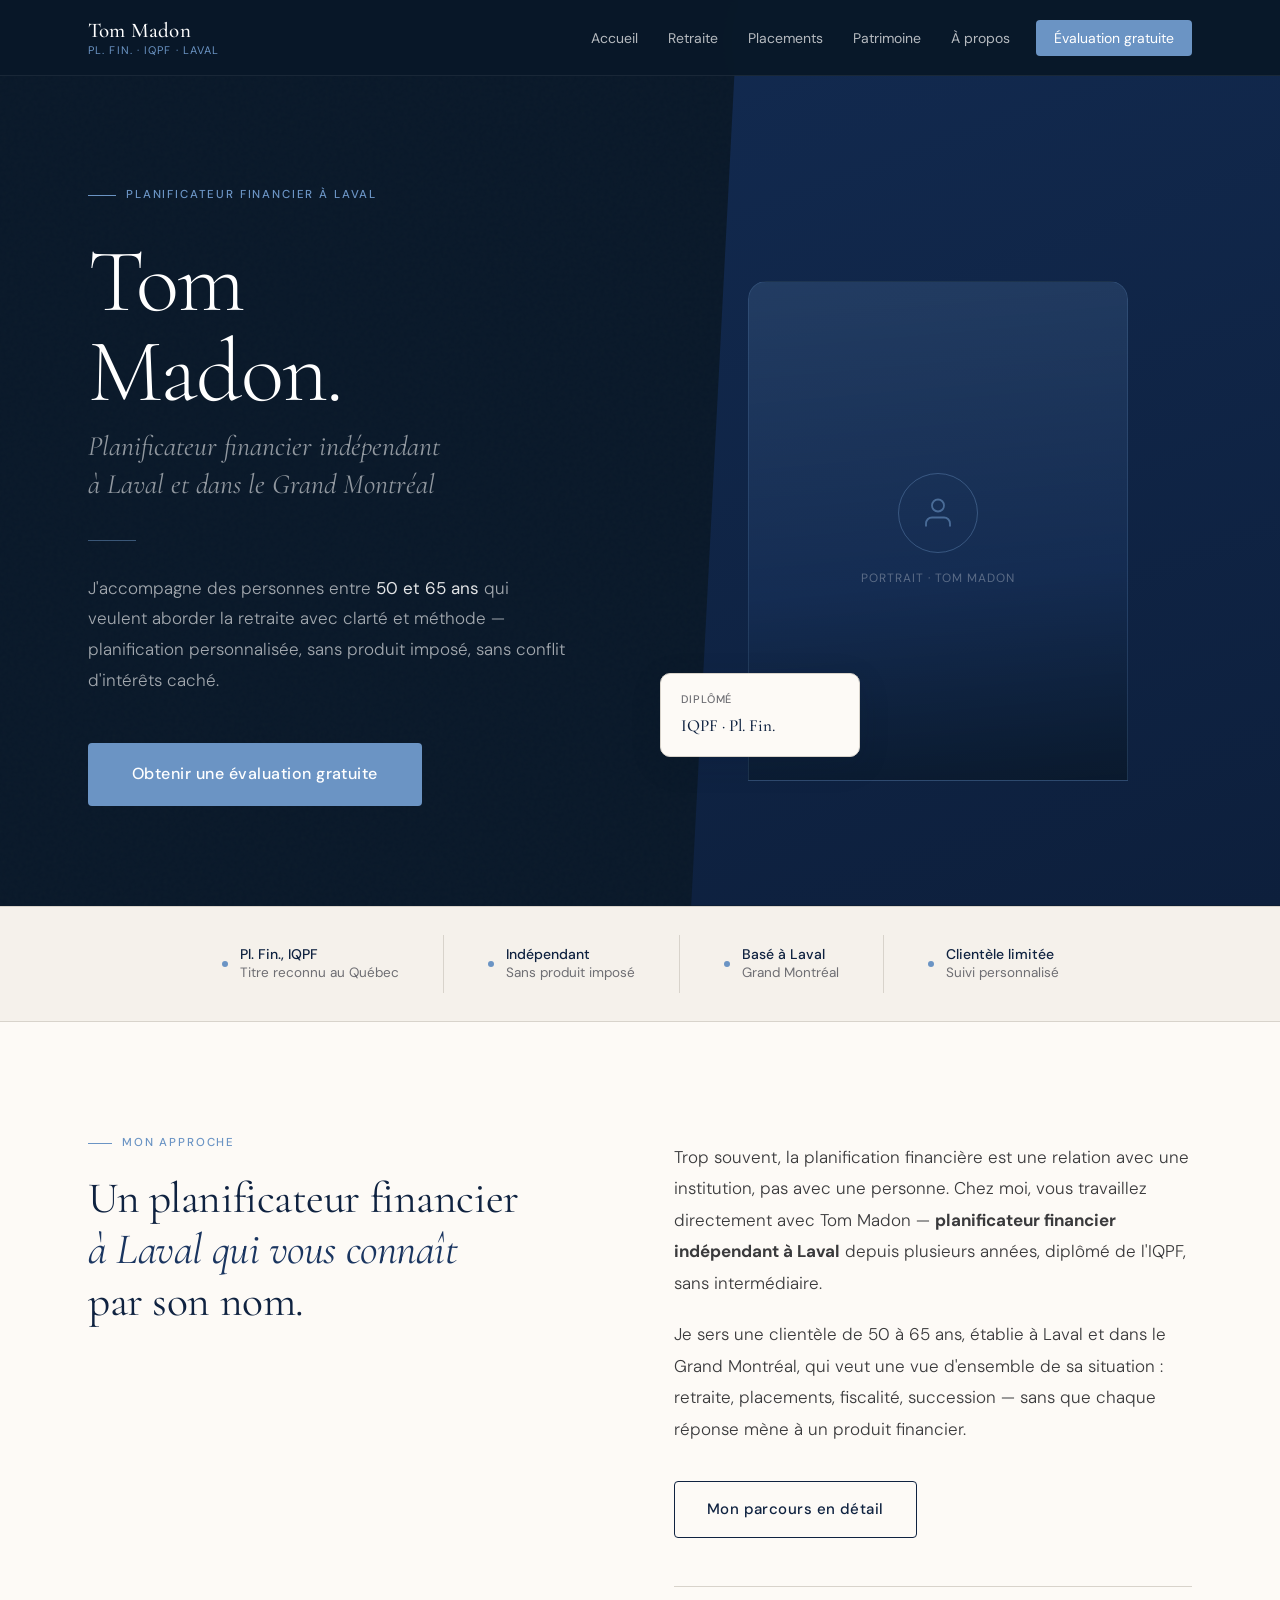
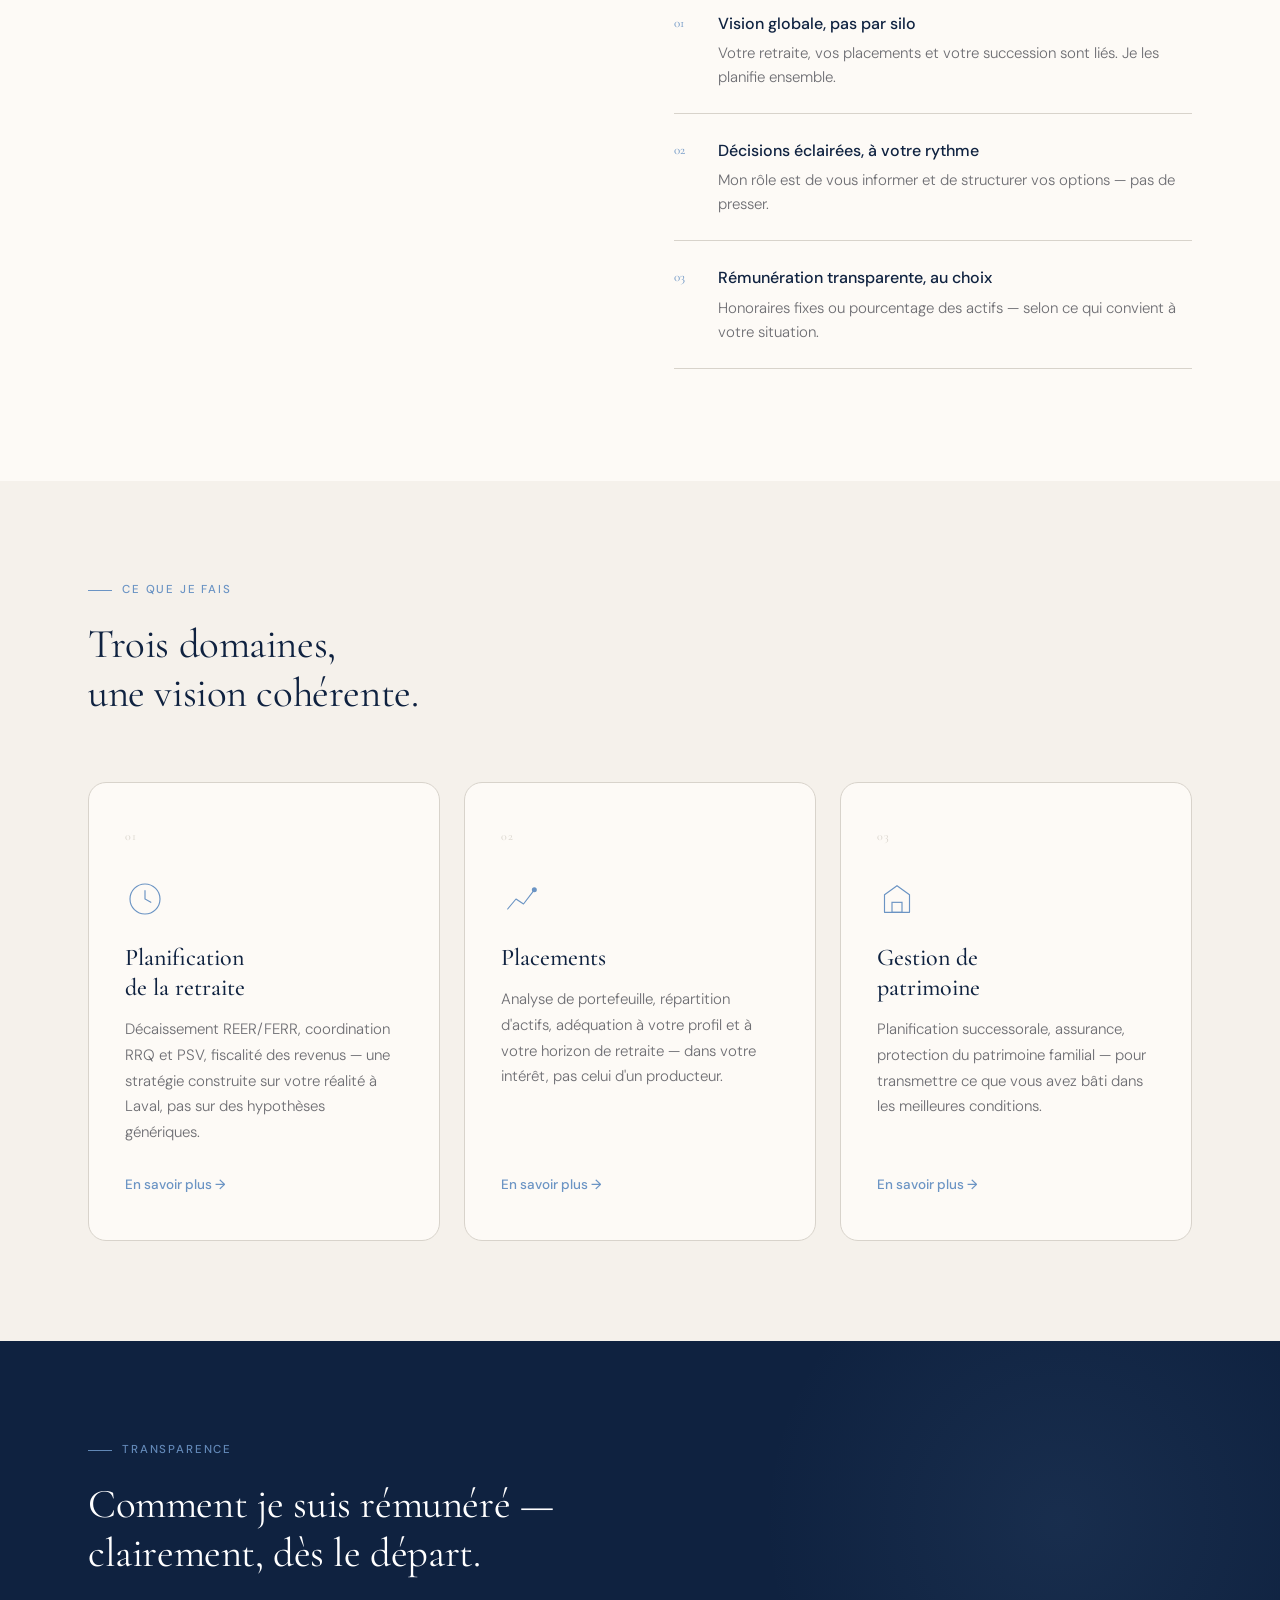
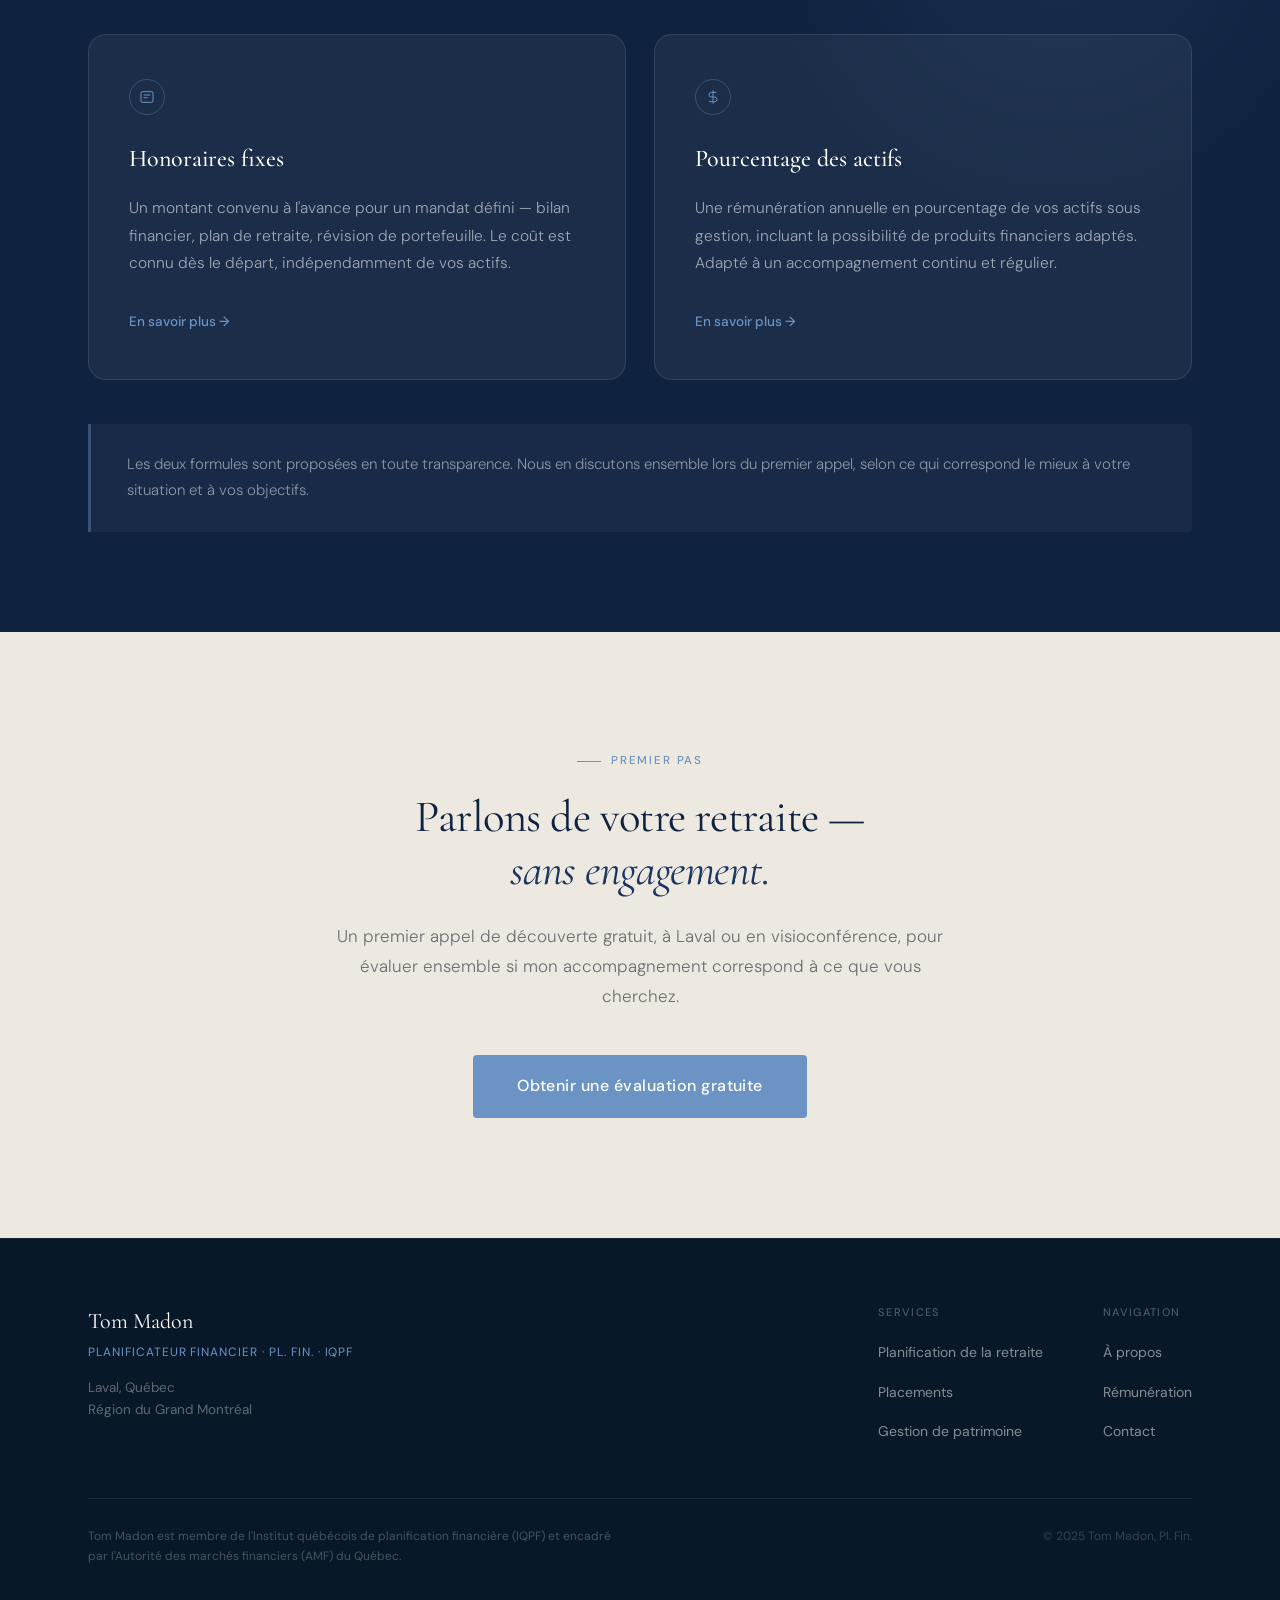
<file: index.html>
<!DOCTYPE html>
<html lang="fr-CA">
<head>
  <meta charset="UTF-8" />
  <meta name="viewport" content="width=device-width, initial-scale=1.0" />
  <title>Tom Madon, Pl. Fin. — Planificateur financier à Laval | IQPF</title>
  <meta name="description" content="Tom Madon, planificateur financier indépendant à Laval (Pl. Fin., IQPF). Planification de retraite, placements et gestion de patrimoine pour la clientèle de 50 à 65 ans du Grand Montréal. Obtenez une évaluation gratuite." />
  <meta name="robots" content="index, follow" />

  <link rel="preconnect" href="https://fonts.googleapis.com" />
  <link rel="preconnect" href="https://fonts.gstatic.com" crossorigin />
  <link href="https://fonts.googleapis.com/css2?family=Cormorant+Garamond:ital,wght@0,300;0,400;0,500;0,600;1,300;1,400;1,500&family=DM+Sans:wght@300;400;500&display=swap" rel="stylesheet" />

  <style>
/* ══════════════════════════════════════════════════════
   DESIGN SYSTEM
══════════════════════════════════════════════════════ */
:root {
  --navy:        #0F2240;
  --navy-dk:     #091829;
  --navy-md:     #1A3560;
  --accent:      #6B94C4;
  --accent-hov:  #5580AD;
  --sand:        #F5F1EB;
  --sand-dk:     #EDE8E0;
  --cream:       #FDFAF6;
  --txt:         #3A3A3C;
  --txt-mid:     #6E6E73;
  --border:      #D8D3CB;

  --serif:  'Cormorant Garamond', Georgia, serif;
  --sans:   'DM Sans', -apple-system, sans-serif;

  --r-sm: 4px;
  --r-md: 10px;
  --r-lg: 18px;
  --sh:   0 8px 32px rgba(9,24,41,0.12);

  --w: 1200px;
  --nh: 76px;
}

*, *::before, *::after { box-sizing: border-box; margin: 0; padding: 0; }
html { scroll-behavior: smooth; }
body {
  font-family: var(--sans);
  font-size: 18px;
  line-height: 1.65;
  color: var(--txt);
  background: var(--cream);
  -webkit-font-smoothing: antialiased;
}
img { display: block; max-width: 100%; }
a { text-decoration: none; color: inherit; }
ul, ol { list-style: none; }

.wrap {
  max-width: var(--w);
  margin: 0 auto;
  padding: 0 48px;
}

/* ══ BUTTONS ══════════════════════════════════════════ */
.btn {
  display: inline-flex;
  align-items: center;
  font-family: var(--sans);
  font-size: 15px;
  font-weight: 500;
  letter-spacing: 0.03em;
  padding: 15px 32px;
  border-radius: var(--r-sm);
  border: none;
  cursor: pointer;
  transition: all .2s;
  white-space: nowrap;
}
.btn-cta {
  background: var(--accent);
  color: #fff;
}
.btn-cta:hover {
  background: var(--accent-hov);
  transform: translateY(-1px);
  box-shadow: 0 4px 18px rgba(107,148,196,.35);
}
.btn-cta-lg {
  padding: 18px 44px;
  font-size: 16px;
}
.btn-outline {
  background: transparent;
  color: var(--navy);
  border: 1.5px solid var(--navy);
}
.btn-outline:hover {
  background: var(--navy);
  color: #fff;
}

/* ══ NAV ══════════════════════════════════════════════ */
.site-nav {
  position: fixed;
  inset: 0 0 auto 0;
  z-index: 200;
  height: var(--nh);
  background: rgba(9,24,41,0.97);
  backdrop-filter: blur(14px);
  border-bottom: 1px solid rgba(255,255,255,0.07);
}
.nav-inner {
  max-width: var(--w);
  margin: 0 auto;
  padding: 0 48px;
  height: 100%;
  display: flex;
  align-items: center;
  justify-content: space-between;
  gap: 24px;
}
.nav-brand {
  display: flex;
  flex-direction: column;
  line-height: 1.2;
}
.nav-brand-name {
  font-family: var(--serif);
  font-size: 21px;
  font-weight: 500;
  color: #fff;
  letter-spacing: .01em;
}
.nav-brand-sub {
  font-size: 11px;
  font-weight: 400;
  color: var(--accent);
  letter-spacing: .1em;
  text-transform: uppercase;
}
.nav-links {
  display: flex;
  align-items: center;
  gap: 2px;
}
.nav-links a {
  font-size: 14px;
  font-weight: 400;
  color: rgba(255,255,255,.7);
  padding: 8px 14px;
  border-radius: var(--r-sm);
  transition: color .15s, background .15s;
}
.nav-links a:hover {
  color: #fff;
  background: rgba(255,255,255,.07);
}
.nav-links .nav-cta-link {
  margin-left: 10px;
  background: var(--accent);
  color: #fff;
  padding: 9px 18px;
}
.nav-links .nav-cta-link:hover {
  background: var(--accent-hov);
}
.nav-hamburger {
  display: none;
  flex-direction: column;
  gap: 5px;
  background: none;
  border: none;
  cursor: pointer;
}
.nav-hamburger span {
  display: block;
  width: 22px;
  height: 1.5px;
  background: #fff;
}

/* ══ HERO ═════════════════════════════════════════════ */
.hero {
  padding-top: var(--nh);
  background: var(--navy-dk);
  min-height: 100vh;
  display: flex;
  align-items: stretch;
  position: relative;
  overflow: hidden;
}

/* Grain texture overlay */
.hero::before {
  content: '';
  position: absolute;
  inset: 0;
  background-image: url("data:image/svg+xml,%3Csvg viewBox='0 0 256 256' xmlns='http://www.w3.org/2000/svg'%3E%3Cfilter id='noise'%3E%3CfeTurbulence type='fractalNoise' baseFrequency='0.9' numOctaves='4' stitchTiles='stitch'/%3E%3C/filter%3E%3Crect width='100%25' height='100%25' filter='url(%23noise)' opacity='0.04'/%3E%3C/svg%3E");
  opacity: .5;
  pointer-events: none;
}

/* Diagonal color block */
.hero::after {
  content: '';
  position: absolute;
  top: 0; right: 0;
  width: 46%;
  height: 100%;
  background: linear-gradient(160deg, #122a50 0%, #0d1f3c 100%);
  clip-path: polygon(8% 0%, 100% 0%, 100% 100%, 0% 100%);
  pointer-events: none;
}

.hero-inner {
  max-width: var(--w);
  margin: 0 auto;
  padding: 0 48px;
  display: flex;
  align-items: center;
  gap: 0;
  position: relative;
  z-index: 1;
  width: 100%;
}

/* LEFT: text block */
.hero-text {
  flex: 0 0 54%;
  padding: 100px 64px 100px 0;
}

.hero-eyebrow {
  display: inline-flex;
  align-items: center;
  gap: 10px;
  font-size: 11.5px;
  font-weight: 500;
  letter-spacing: .16em;
  text-transform: uppercase;
  color: var(--accent);
  margin-bottom: 32px;
}
.hero-eyebrow::before {
  content: '';
  display: block;
  width: 28px;
  height: 1px;
  background: var(--accent);
}

.hero-name {
  font-family: var(--serif);
  font-size: clamp(68px, 7vw, 108px);
  font-weight: 300;
  color: #fff;
  line-height: 1.0;
  letter-spacing: -.02em;
  margin-bottom: 12px;
}

.hero-title {
  font-family: var(--serif);
  font-size: clamp(20px, 2.2vw, 28px);
  font-weight: 400;
  font-style: italic;
  color: rgba(255,255,255,.55);
  line-height: 1.35;
  margin-bottom: 36px;
}

.hero-divider {
  width: 48px;
  height: 1px;
  background: rgba(107,148,196,.5);
  margin-bottom: 32px;
}

.hero-desc {
  font-size: 17px;
  font-weight: 300;
  color: rgba(255,255,255,.62);
  line-height: 1.80;
  max-width: 480px;
  margin-bottom: 48px;
}
.hero-desc strong {
  color: rgba(255,255,255,.88);
  font-weight: 400;
}

/* RIGHT: portrait */
.hero-portrait {
  flex: 0 0 46%;
  display: flex;
  align-items: flex-end;
  justify-content: center;
  padding-top: 80px;
  position: relative;
}

.portrait-frame {
  width: 380px;
  height: 500px;
  border-radius: var(--r-lg) var(--r-lg) 0 0;
  overflow: hidden;
  position: relative;
}

.portrait-placeholder {
  width: 100%;
  height: 100%;
  background: linear-gradient(175deg, rgba(107,148,196,.20) 0%, rgba(26,53,96,.5) 60%, rgba(9,24,41,.8) 100%);
  display: flex;
  flex-direction: column;
  align-items: center;
  justify-content: center;
  border: 1px solid rgba(107,148,196,.20);
  border-radius: var(--r-lg) var(--r-lg) 0 0;
}

.portrait-icon {
  width: 80px;
  height: 80px;
  border-radius: 50%;
  border: 1.5px solid rgba(107,148,196,.4);
  display: flex;
  align-items: center;
  justify-content: center;
  margin-bottom: 16px;
}
.portrait-icon svg {
  width: 36px;
  height: 36px;
  color: rgba(107,148,196,.6);
}

.portrait-label {
  font-size: 12px;
  color: rgba(255,255,255,.30);
  letter-spacing: .08em;
  text-transform: uppercase;
}

.portrait-badge {
  position: absolute;
  bottom: 24px;
  left: -24px;
  background: var(--cream);
  border: 1px solid var(--border);
  border-radius: var(--r-md);
  padding: 16px 20px;
  box-shadow: var(--sh);
  min-width: 200px;
}
.badge-label {
  font-size: 11px;
  font-weight: 500;
  color: var(--txt-mid);
  letter-spacing: .08em;
  text-transform: uppercase;
  margin-bottom: 4px;
}
.badge-value {
  font-family: var(--serif);
  font-size: 17px;
  font-weight: 500;
  color: var(--navy);
}

/* ══ CREDENTIAL STRIP ════════════════════════════════ */
.cred-strip {
  background: var(--sand);
  border-top: 1px solid var(--border);
  border-bottom: 1px solid var(--border);
  padding: 28px 0;
}
.cred-inner {
  display: flex;
  align-items: center;
  justify-content: center;
  gap: 0;
  flex-wrap: wrap;
}
.cred-item {
  display: flex;
  align-items: center;
  gap: 12px;
  padding: 10px 44px;
  border-right: 1px solid var(--border);
}
.cred-item:last-child {
  border-right: none;
}
.cred-dot {
  width: 6px;
  height: 6px;
  border-radius: 50%;
  background: var(--accent);
  flex-shrink: 0;
}
.cred-text {
  font-size: 13.5px;
  color: var(--txt-mid);
  line-height: 1.4;
}
.cred-text strong {
  display: block;
  color: var(--navy);
  font-weight: 500;
  font-size: 14px;
}

/* ══ INTRO / LAVAL SEO SECTION ═══════════════════════ */
.intro-section {
  padding: 112px 0;
  background: var(--cream);
}
.intro-grid {
  display: flex;
  gap: 100px;
  align-items: flex-start;
}
.intro-left {
  flex: 0 0 44%;
}
.intro-right {
  flex: 1 1 auto;
  padding-top: 8px;
}
.section-tag {
  font-size: 11.5px;
  font-weight: 500;
  letter-spacing: .16em;
  text-transform: uppercase;
  color: var(--accent);
  margin-bottom: 20px;
  display: flex;
  align-items: center;
  gap: 10px;
}
.section-tag::before {
  content: '';
  width: 24px;
  height: 1px;
  background: var(--accent);
}
.intro-heading {
  font-family: var(--serif);
  font-size: clamp(34px, 3.4vw, 52px);
  font-weight: 400;
  color: var(--navy);
  line-height: 1.18;
  letter-spacing: -.01em;
}
.intro-heading em {
  font-style: italic;
  color: var(--navy-md);
}
.intro-body {
  font-size: 17px;
  font-weight: 300;
  color: var(--txt);
  line-height: 1.85;
  margin-bottom: 20px;
}
.intro-body + .intro-body {
  margin-bottom: 36px;
}

.intro-pillars {
  margin-top: 48px;
  display: flex;
  flex-direction: column;
  gap: 0;
}
.pillar {
  display: flex;
  align-items: flex-start;
  gap: 20px;
  padding: 24px 0;
  border-bottom: 1px solid var(--border);
}
.pillar:first-child {
  border-top: 1px solid var(--border);
}
.pillar-num {
  font-family: var(--serif);
  font-size: 13px;
  color: var(--accent);
  font-weight: 400;
  flex-shrink: 0;
  padding-top: 2px;
  width: 24px;
}
.pillar-text strong {
  display: block;
  font-size: 16px;
  font-weight: 500;
  color: var(--navy);
  margin-bottom: 4px;
}
.pillar-text p {
  font-size: 15px;
  font-weight: 300;
  color: var(--txt-mid);
  line-height: 1.6;
}

/* ══ SERVICES ════════════════════════════════════════ */
.services-section {
  background: var(--sand);
  padding: 100px 0;
}
.section-header {
  margin-bottom: 64px;
}
.section-heading {
  font-family: var(--serif);
  font-size: clamp(32px, 3.2vw, 48px);
  font-weight: 400;
  color: var(--navy);
  line-height: 1.2;
  letter-spacing: -.01em;
  margin-top: 16px;
}

.services-row {
  display: flex;
  gap: 24px;
}
.svc-card {
  flex: 1 1 0;
  background: var(--cream);
  border: 1px solid var(--border);
  border-radius: var(--r-lg);
  padding: 44px 36px;
  display: flex;
  flex-direction: column;
  transition: transform .25s, box-shadow .25s, border-color .25s;
  position: relative;
  overflow: hidden;
  cursor: pointer;
}
.svc-card::after {
  content: '';
  position: absolute;
  bottom: 0; left: 0; right: 0;
  height: 3px;
  background: linear-gradient(90deg, var(--accent), var(--navy-md));
  transform: scaleX(0);
  transform-origin: left;
  transition: transform .3s ease;
}
.svc-card:hover {
  transform: translateY(-5px);
  box-shadow: var(--sh);
  border-color: rgba(107,148,196,.3);
}
.svc-card:hover::after {
  transform: scaleX(1);
}
.svc-num {
  font-family: var(--serif);
  font-size: 12px;
  color: var(--border);
  font-weight: 400;
  letter-spacing: .06em;
  margin-bottom: 32px;
}
.svc-icon {
  width: 40px;
  height: 40px;
  color: var(--accent);
  margin-bottom: 24px;
}
.svc-icon svg { width: 100%; height: 100%; }
.svc-title {
  font-family: var(--serif);
  font-size: 24px;
  font-weight: 500;
  color: var(--navy);
  line-height: 1.25;
  margin-bottom: 14px;
}
.svc-body {
  font-size: 15px;
  font-weight: 300;
  color: var(--txt-mid);
  line-height: 1.72;
  flex: 1;
  margin-bottom: 28px;
}
.svc-link {
  font-size: 13.5px;
  font-weight: 500;
  color: var(--accent);
  display: flex;
  align-items: center;
  gap: 6px;
  transition: gap .2s;
}
.svc-card:hover .svc-link { gap: 10px; }

/* ══ REMUNERATION ════════════════════════════════════ */
.remu-section {
  padding: 100px 0;
  background: var(--navy);
  position: relative;
  overflow: hidden;
}
.remu-section::before {
  content: '';
  position: absolute;
  top: -120px; right: -80px;
  width: 600px;
  height: 600px;
  border-radius: 50%;
  background: radial-gradient(circle, rgba(107,148,196,.10) 0%, transparent 70%);
  pointer-events: none;
}
.remu-section .section-tag { color: rgba(107,148,196,.9); }
.remu-section .section-tag::before { background: rgba(107,148,196,.9); }
.remu-section .section-heading { color: #fff; }
.remu-grid {
  display: flex;
  gap: 28px;
  margin-top: 56px;
}
.remu-card {
  flex: 1 1 0;
  background: rgba(255,255,255,.05);
  border: 1px solid rgba(255,255,255,.10);
  border-radius: var(--r-lg);
  padding: 44px 40px;
}
.remu-card-icon {
  width: 36px;
  height: 36px;
  border-radius: 50%;
  border: 1px solid rgba(107,148,196,.35);
  display: flex;
  align-items: center;
  justify-content: center;
  margin-bottom: 24px;
}
.remu-card-icon svg { width: 16px; height: 16px; color: var(--accent); }
.remu-card h3 {
  font-family: var(--serif);
  font-size: 24px;
  font-weight: 500;
  color: #fff;
  margin-bottom: 16px;
}
.remu-card p {
  font-size: 15.5px;
  font-weight: 300;
  color: rgba(255,255,255,.58);
  line-height: 1.78;
  margin-bottom: 28px;
}
.remu-link {
  font-size: 13.5px;
  font-weight: 500;
  color: var(--accent);
}

.remu-note {
  margin-top: 44px;
  padding: 28px 36px;
  background: rgba(255,255,255,.04);
  border-left: 3px solid rgba(107,148,196,.4);
  border-radius: 0 var(--r-sm) var(--r-sm) 0;
}
.remu-note p {
  font-size: 15px;
  font-weight: 300;
  color: rgba(255,255,255,.50);
  line-height: 1.72;
}

/* ══ CTA FINALE ══════════════════════════════════════ */
.cta-section {
  padding: 120px 0;
  background: var(--sand-dk);
  text-align: center;
}
.cta-inner {
  max-width: 640px;
  margin: 0 auto;
}
.cta-heading {
  font-family: var(--serif);
  font-size: clamp(34px, 3.5vw, 54px);
  font-weight: 400;
  color: var(--navy);
  line-height: 1.18;
  letter-spacing: -.01em;
  margin-top: 16px;
  margin-bottom: 24px;
}
.cta-heading em { font-style: italic; color: var(--navy-md); }
.cta-body {
  font-size: 17px;
  font-weight: 300;
  color: var(--txt-mid);
  line-height: 1.78;
  margin-bottom: 44px;
}

/* ══ FOOTER ══════════════════════════════════════════ */
.site-footer {
  background: var(--navy-dk);
  padding: 64px 0 40px;
  border-top: 1px solid rgba(255,255,255,.06);
}
.footer-inner {
  display: flex;
  gap: 60px;
  align-items: flex-start;
  margin-bottom: 52px;
}
.footer-brand { flex: 1 1 auto; }
.footer-name {
  font-family: var(--serif);
  font-size: 22px;
  font-weight: 400;
  color: #fff;
  margin-bottom: 4px;
}
.footer-sub {
  font-size: 12px;
  color: var(--accent);
  letter-spacing: .08em;
  text-transform: uppercase;
  margin-bottom: 14px;
}
.footer-loc {
  font-size: 13.5px;
  color: rgba(255,255,255,.35);
  line-height: 1.6;
}
.footer-nav-group {
  flex: 0 0 auto;
}
.footer-nav-group h4 {
  font-size: 11px;
  font-weight: 500;
  letter-spacing: .12em;
  text-transform: uppercase;
  color: rgba(255,255,255,.28);
  margin-bottom: 16px;
}
.footer-nav-group ul {
  display: flex;
  flex-direction: column;
  gap: 10px;
}
.footer-nav-group a {
  font-size: 14px;
  color: rgba(255,255,255,.50);
  transition: color .15s;
}
.footer-nav-group a:hover { color: #fff; }
.footer-legal-row {
  border-top: 1px solid rgba(255,255,255,.07);
  padding-top: 28px;
  display: flex;
  justify-content: space-between;
  align-items: flex-start;
  gap: 40px;
  flex-wrap: wrap;
}
.footer-amf {
  font-size: 12px;
  color: rgba(255,255,255,.25);
  line-height: 1.65;
  max-width: 540px;
}
.footer-copy {
  font-size: 12px;
  color: rgba(255,255,255,.18);
  white-space: nowrap;
}

/* ══ RESPONSIVE ══════════════════════════════════════ */
@media (max-width: 1024px) {
  .hero-inner { flex-direction: column; }
  .hero-text { flex: none; width: 100%; padding: 80px 0 60px; }
  .hero-portrait { display: none; }
  .intro-grid { flex-direction: column; gap: 48px; }
  .intro-left { flex: none; width: 100%; }
  .services-row { flex-direction: column; }
  .svc-card { flex: none; }
  .remu-grid { flex-direction: column; }
  .remu-card { flex: none; }
  .footer-inner { flex-direction: column; gap: 40px; }
  .cred-item { padding: 10px 28px; }
}
@media (max-width: 768px) {
  :root { --nh: 68px; }
  .wrap { padding: 0 24px; }
  .nav-inner { padding: 0 24px; }
  .nav-links { display: none; }
  .nav-hamburger { display: flex; }
  .hero-inner { padding: 0 24px; }
  .hero-name { font-size: 56px; }
  .cred-inner { flex-direction: column; align-items: flex-start; }
  .cred-item { border-right: none; border-bottom: 1px solid var(--border); width: 100%; padding: 14px 24px; }
  .cred-item:last-child { border-bottom: none; }
}
  </style>
</head>
<body>

<!-- ══════════════════ NAV ══════════════════════════ -->
<header class="site-nav">
  <div class="nav-inner">
    <a href="index.html" class="nav-brand">
      <span class="nav-brand-name">Tom Madon</span>
      <span class="nav-brand-sub">Pl. Fin. · IQPF · Laval</span>
    </a>
    <nav>
      <ul class="nav-links">
        <li><a href="index.html">Accueil</a></li>
        <li><a href="retraite.html">Retraite</a></li>
        <li><a href="placements.html">Placements</a></li>
        <li><a href="patrimoine.html">Patrimoine</a></li>
        <li><a href="apropos.html">À propos</a></li>
        <li><a href="contact.html" class="nav-cta-link">Évaluation gratuite</a></li>
      </ul>
    </nav>
    <button class="nav-hamburger" aria-label="Menu"><span></span><span></span><span></span></button>
  </div>
</header>

<!-- ══════════════════ HERO ═════════════════════════ -->
<section class="hero">
  <div class="hero-inner">

    <!-- Texte gauche -->
    <div class="hero-text">
      <p class="hero-eyebrow">Planificateur financier à Laval</p>

      <h1 class="hero-name">Tom<br>Madon.</h1>
      <p class="hero-title">Planificateur financier indépendant<br>à Laval et dans le Grand Montréal</p>

      <div class="hero-divider"></div>

      <p class="hero-desc">
        J'accompagne des personnes entre <strong>50 et 65 ans</strong> qui veulent
        aborder la retraite avec clarté et méthode — planification personnalisée,
        sans produit imposé, sans conflit d'intérêts caché.
      </p>

      <a href="contact.html" class="btn btn-cta btn-cta-lg">Obtenir une évaluation gratuite</a>
    </div>

    <!-- Portrait droite -->
    <div class="hero-portrait">
      <div class="portrait-frame">
        <div class="portrait-placeholder">
          <div class="portrait-icon">
            <svg viewBox="0 0 24 24" fill="none" stroke="currentColor" stroke-width="1.2">
              <path d="M20 21v-2a4 4 0 0 0-4-4H8a4 4 0 0 0-4 4v2"/>
              <circle cx="12" cy="7" r="4"/>
            </svg>
          </div>
          <span class="portrait-label">Portrait · Tom Madon</span>
        </div>
      </div>
      <div class="portrait-badge">
        <p class="badge-label">Diplômé</p>
        <p class="badge-value">IQPF · Pl. Fin.</p>
      </div>
    </div>

  </div>
</section>

<!-- ══════════════════ CREDENTIAL STRIP ═════════════ -->
<div class="cred-strip">
  <div class="cred-inner">
    <div class="cred-item">
      <span class="cred-dot"></span>
      <div class="cred-text">
        <strong>Pl. Fin., IQPF</strong>
        Titre reconnu au Québec
      </div>
    </div>
    <div class="cred-item">
      <span class="cred-dot"></span>
      <div class="cred-text">
        <strong>Indépendant</strong>
        Sans produit imposé
      </div>
    </div>
    <div class="cred-item">
      <span class="cred-dot"></span>
      <div class="cred-text">
        <strong>Basé à Laval</strong>
        Grand Montréal
      </div>
    </div>
    <div class="cred-item">
      <span class="cred-dot"></span>
      <div class="cred-text">
        <strong>Clientèle limitée</strong>
        Suivi personnalisé
      </div>
    </div>
  </div>
</div>

<!-- ══════════════════ INTRO / SEO LAVAL ════════════ -->
<section class="intro-section">
  <div class="wrap intro-grid">

    <div class="intro-left">
      <p class="section-tag">Mon approche</p>
      <h2 class="intro-heading">
        Un planificateur financier<br>
        <em>à Laval qui vous connaît</em><br>
        par son nom.
      </h2>
    </div>

    <div class="intro-right">
      <p class="intro-body">
        Trop souvent, la planification financière est une relation avec une institution,
        pas avec une personne. Chez moi, vous travaillez directement avec Tom Madon —
        <strong>planificateur financier indépendant à Laval</strong> depuis plusieurs années,
        diplômé de l'IQPF, sans intermédiaire.
      </p>
      <p class="intro-body">
        Je sers une clientèle de 50 à 65 ans, établie à Laval et dans le Grand Montréal,
        qui veut une vue d'ensemble de sa situation : retraite, placements, fiscalité,
        succession — sans que chaque réponse mène à un produit financier.
      </p>
      <a href="apropos.html" class="btn btn-outline">Mon parcours en détail</a>

      <div class="intro-pillars">
        <div class="pillar">
          <span class="pillar-num">01</span>
          <div class="pillar-text">
            <strong>Vision globale, pas par silo</strong>
            <p>Votre retraite, vos placements et votre succession sont liés. Je les planifie ensemble.</p>
          </div>
        </div>
        <div class="pillar">
          <span class="pillar-num">02</span>
          <div class="pillar-text">
            <strong>Décisions éclairées, à votre rythme</strong>
            <p>Mon rôle est de vous informer et de structurer vos options — pas de presser.</p>
          </div>
        </div>
        <div class="pillar">
          <span class="pillar-num">03</span>
          <div class="pillar-text">
            <strong>Rémunération transparente, au choix</strong>
            <p>Honoraires fixes ou pourcentage des actifs — selon ce qui convient à votre situation.</p>
          </div>
        </div>
      </div>
    </div>

  </div>
</section>

<!-- ══════════════════ SERVICES ══════════════════════ -->
<section class="services-section">
  <div class="wrap">
    <div class="section-header">
      <p class="section-tag">Ce que je fais</p>
      <h2 class="section-heading">Trois domaines,<br>une vision cohérente.</h2>
    </div>

    <div class="services-row">

      <a href="retraite.html" class="svc-card">
        <div class="svc-num">01</div>
        <div class="svc-icon">
          <svg viewBox="0 0 48 48" fill="none" stroke="currentColor" stroke-width="1.4">
            <circle cx="24" cy="24" r="18"/>
            <path d="M24 14v10l7 4" stroke-linecap="round"/>
          </svg>
        </div>
        <h3 class="svc-title">Planification<br>de la retraite</h3>
        <p class="svc-body">Décaissement REER/FERR, coordination RRQ et PSV, fiscalité des revenus — une stratégie construite sur votre réalité à Laval, pas sur des hypothèses génériques.</p>
        <span class="svc-link">En savoir plus →</span>
      </a>

      <a href="placements.html" class="svc-card">
        <div class="svc-num">02</div>
        <div class="svc-icon">
          <svg viewBox="0 0 48 48" fill="none" stroke="currentColor" stroke-width="1.4">
            <polyline points="8,36 18,24 27,30 40,13" stroke-linecap="round" stroke-linejoin="round"/>
            <circle cx="40" cy="13" r="3" fill="currentColor" stroke="none"/>
          </svg>
        </div>
        <h3 class="svc-title">Placements</h3>
        <p class="svc-body">Analyse de portefeuille, répartition d'actifs, adéquation à votre profil et à votre horizon de retraite — dans votre intérêt, pas celui d'un producteur.</p>
        <span class="svc-link">En savoir plus →</span>
      </a>

      <a href="patrimoine.html" class="svc-card">
        <div class="svc-num">03</div>
        <div class="svc-icon">
          <svg viewBox="0 0 48 48" fill="none" stroke="currentColor" stroke-width="1.4">
            <path d="M24 8L9 19v21h30V19L24 8z" stroke-linejoin="round"/>
            <rect x="18" y="28" width="12" height="12"/>
          </svg>
        </div>
        <h3 class="svc-title">Gestion de<br>patrimoine</h3>
        <p class="svc-body">Planification successorale, assurance, protection du patrimoine familial — pour transmettre ce que vous avez bâti dans les meilleures conditions.</p>
        <span class="svc-link">En savoir plus →</span>
      </a>

    </div>
  </div>
</section>

<!-- ══════════════════ REMUNERATION ═════════════════ -->
<section class="remu-section">
  <div class="wrap">
    <p class="section-tag">Transparence</p>
    <h2 class="section-heading">Comment je suis rémunéré —<br>clairement, dès le départ.</h2>

    <div class="remu-grid">
      <div class="remu-card">
        <div class="remu-card-icon">
          <svg viewBox="0 0 24 24" fill="none" stroke="currentColor" stroke-width="1.5">
            <rect x="3" y="4" width="18" height="16" rx="2"/><path d="M7 9h10M7 13h6"/>
          </svg>
        </div>
        <h3>Honoraires fixes</h3>
        <p>Un montant convenu à l'avance pour un mandat défini — bilan financier, plan de retraite, révision de portefeuille. Le coût est connu dès le départ, indépendamment de vos actifs.</p>
        <a href="remuneration.html" class="remu-link">En savoir plus →</a>
      </div>
      <div class="remu-card">
        <div class="remu-card-icon">
          <svg viewBox="0 0 24 24" fill="none" stroke="currentColor" stroke-width="1.5">
            <path d="M12 2v20M17 5H9.5a3.5 3.5 0 0 0 0 7h5a3.5 3.5 0 0 1 0 7H6"/>
          </svg>
        </div>
        <h3>Pourcentage des actifs</h3>
        <p>Une rémunération annuelle en pourcentage de vos actifs sous gestion, incluant la possibilité de produits financiers adaptés. Adapté à un accompagnement continu et régulier.</p>
        <a href="remuneration.html" class="remu-link">En savoir plus →</a>
      </div>
    </div>

    <div class="remu-note">
      <p>Les deux formules sont proposées en toute transparence. Nous en discutons ensemble lors du premier appel, selon ce qui correspond le mieux à votre situation et à vos objectifs.</p>
    </div>
  </div>
</section>

<!-- ══════════════════ CTA FINALE ════════════════════ -->
<section class="cta-section">
  <div class="cta-inner">
    <p class="section-tag" style="justify-content: center;">Premier pas</p>
    <h2 class="cta-heading">
      Parlons de votre retraite —<br>
      <em>sans engagement.</em>
    </h2>
    <p class="cta-body">
      Un premier appel de découverte gratuit, à Laval ou en visioconférence, pour évaluer
      ensemble si mon accompagnement correspond à ce que vous cherchez.
    </p>
    <a href="contact.html" class="btn btn-cta btn-cta-lg">Obtenir une évaluation gratuite</a>
  </div>
</section>

<!-- ══════════════════ FOOTER ════════════════════════ -->
<footer class="site-footer">
  <div class="wrap">
    <div class="footer-inner">
      <div class="footer-brand">
        <p class="footer-name">Tom Madon</p>
        <p class="footer-sub">Planificateur financier · Pl. Fin. · IQPF</p>
        <p class="footer-loc">Laval, Québec<br>Région du Grand Montréal</p>
      </div>
      <div class="footer-nav-group">
        <h4>Services</h4>
        <ul>
          <li><a href="retraite.html">Planification de la retraite</a></li>
          <li><a href="placements.html">Placements</a></li>
          <li><a href="patrimoine.html">Gestion de patrimoine</a></li>
        </ul>
      </div>
      <div class="footer-nav-group">
        <h4>Navigation</h4>
        <ul>
          <li><a href="apropos.html">À propos</a></li>
          <li><a href="remuneration.html">Rémunération</a></li>
          <li><a href="contact.html">Contact</a></li>
        </ul>
      </div>
    </div>
    <div class="footer-legal-row">
      <p class="footer-amf">Tom Madon est membre de l'Institut québécois de planification financière (IQPF) et encadré par l'Autorité des marchés financiers (AMF) du Québec.</p>
      <p class="footer-copy">© 2025 Tom Madon, Pl. Fin.</p>
    </div>
  </div>
</footer>

<script>
const hamburger = document.querySelector('.nav-hamburger');
const navLinks = document.querySelector('.nav-links');
if (hamburger) hamburger.addEventListener('click', () => navLinks.classList.toggle('open'));
</script>

</body>
</html>
</file>
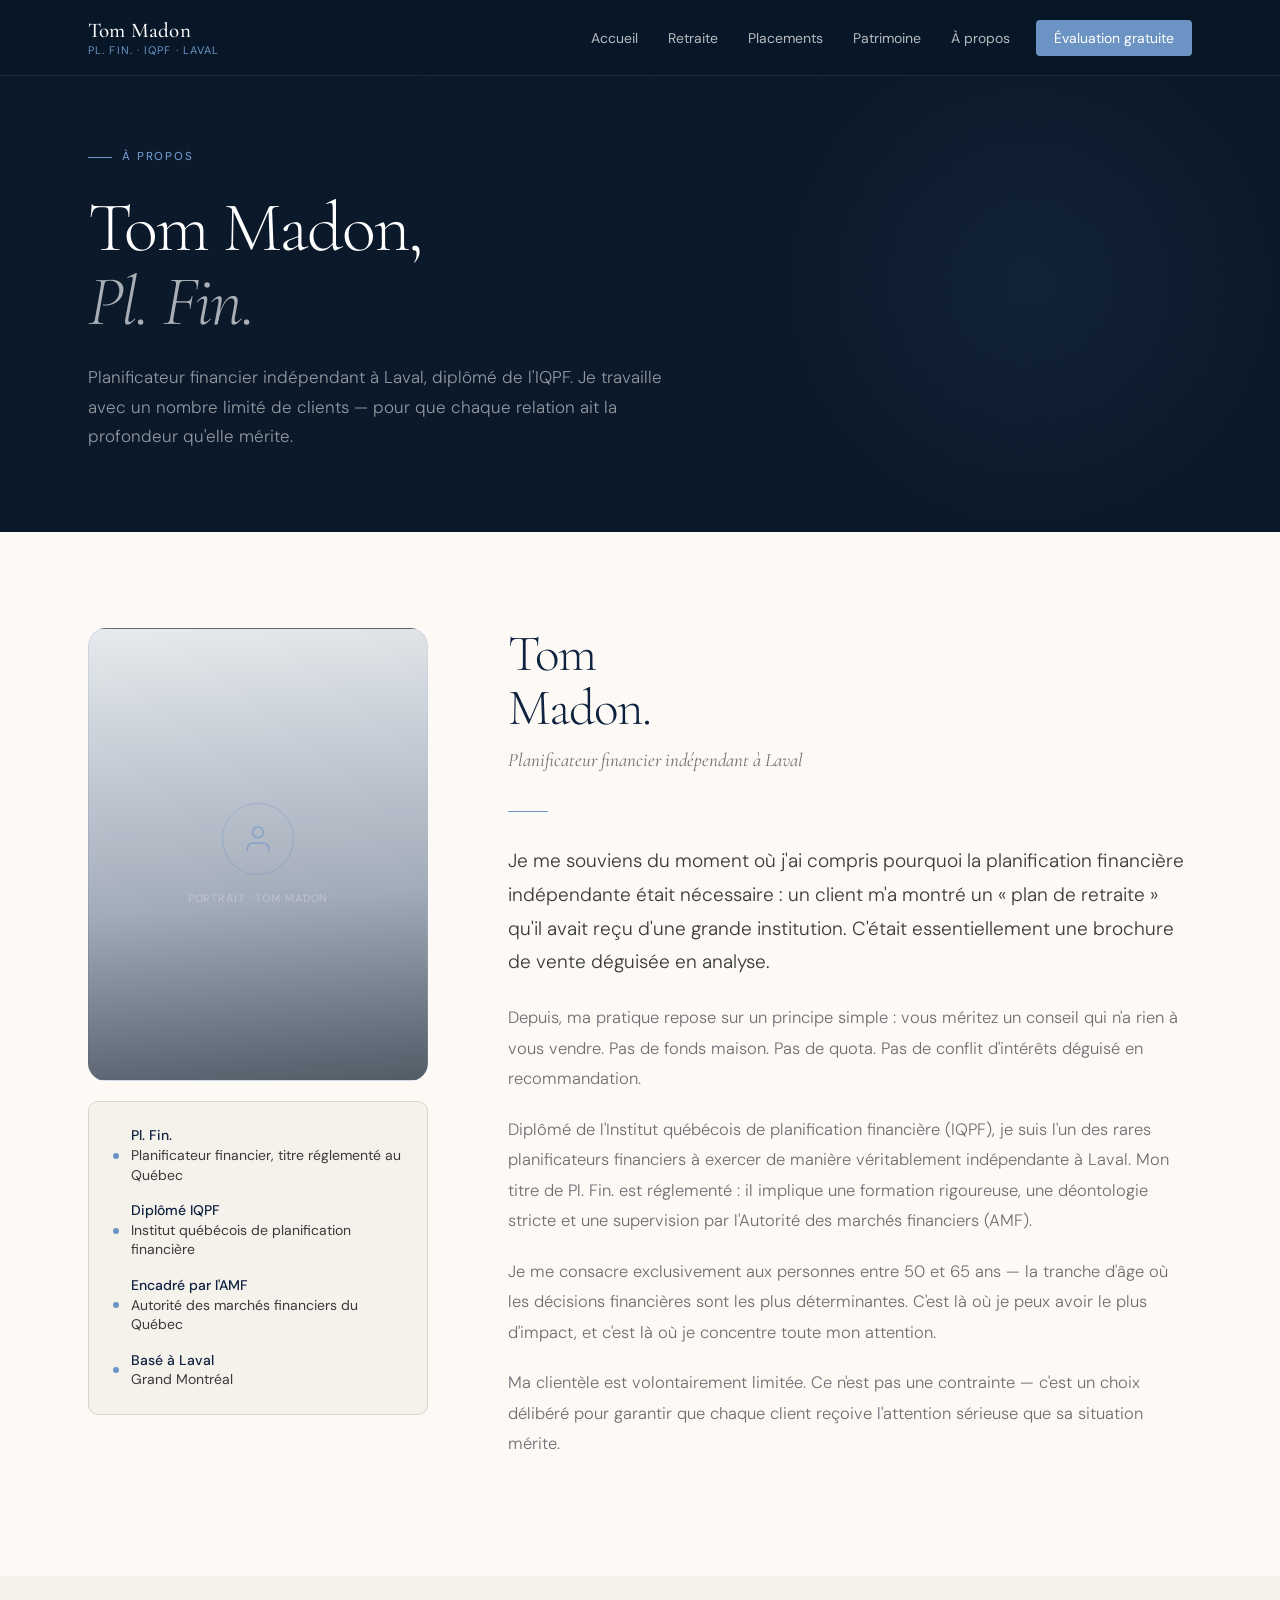
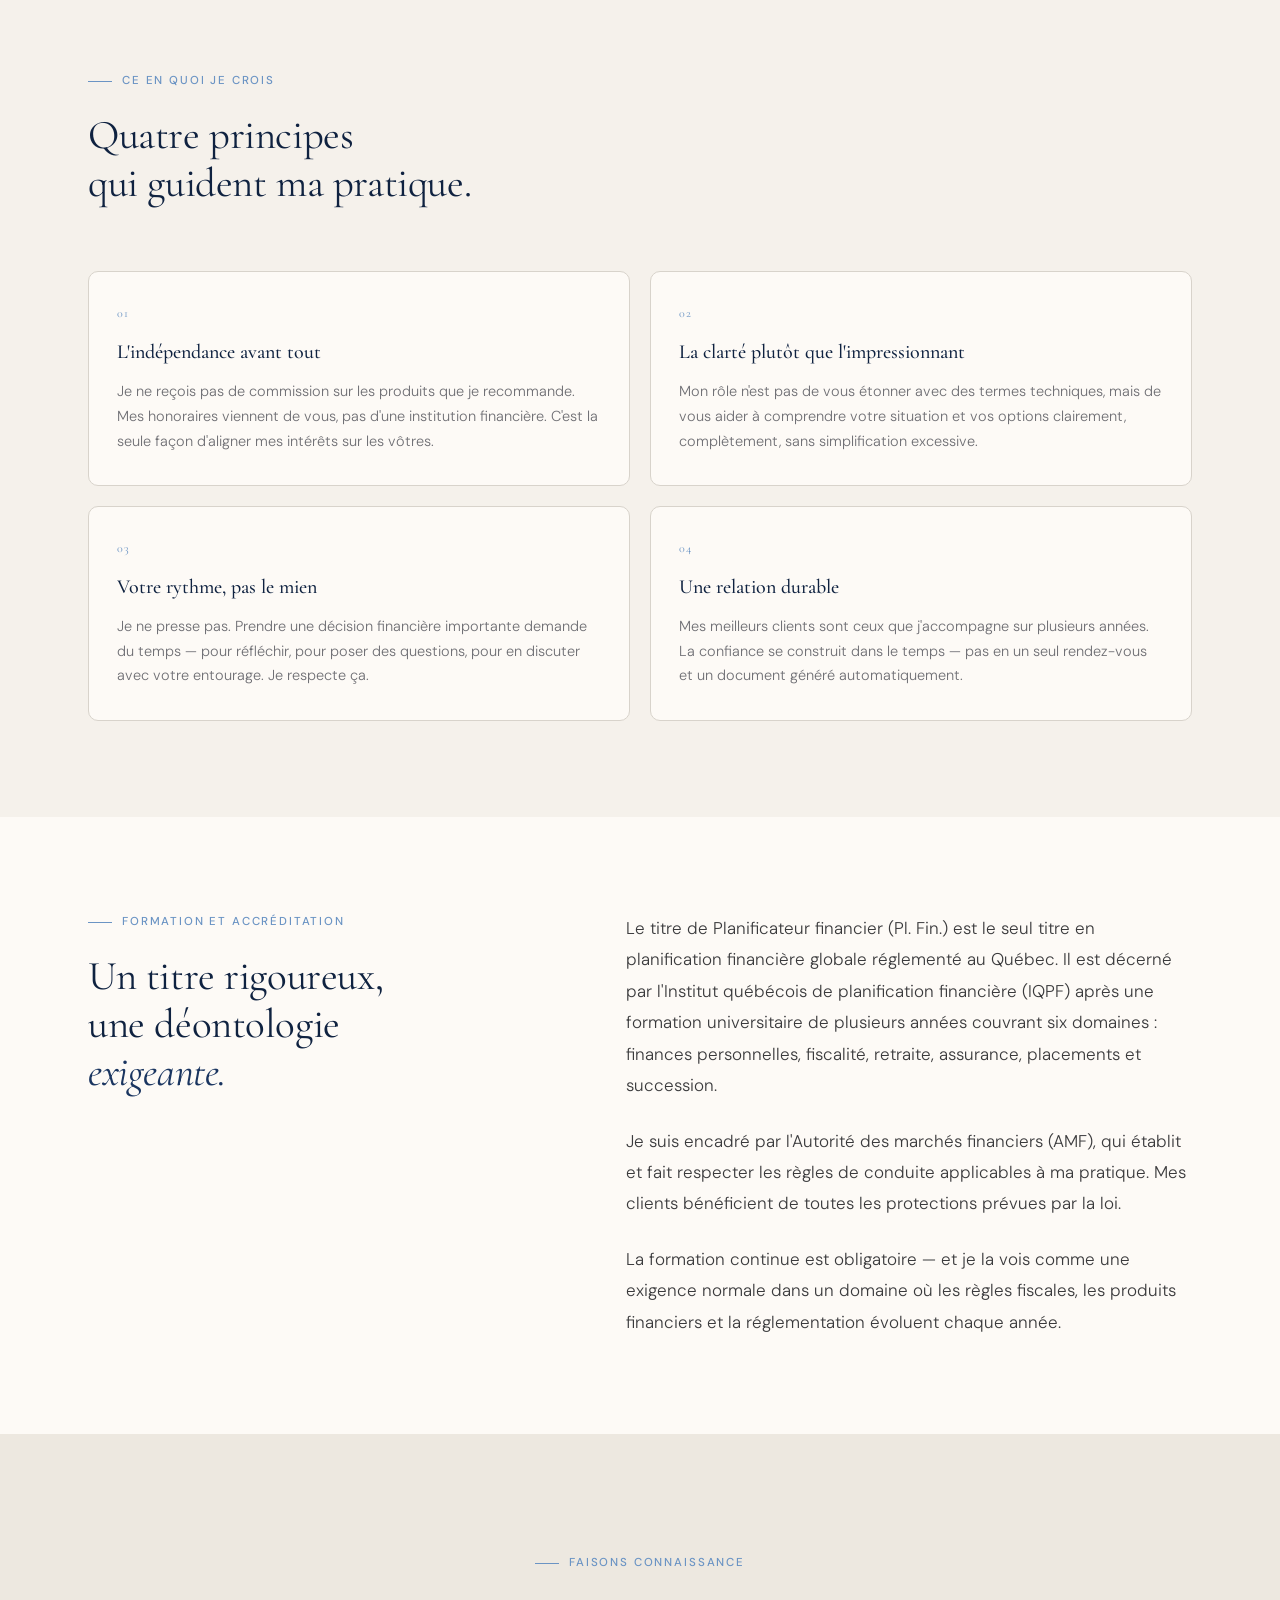
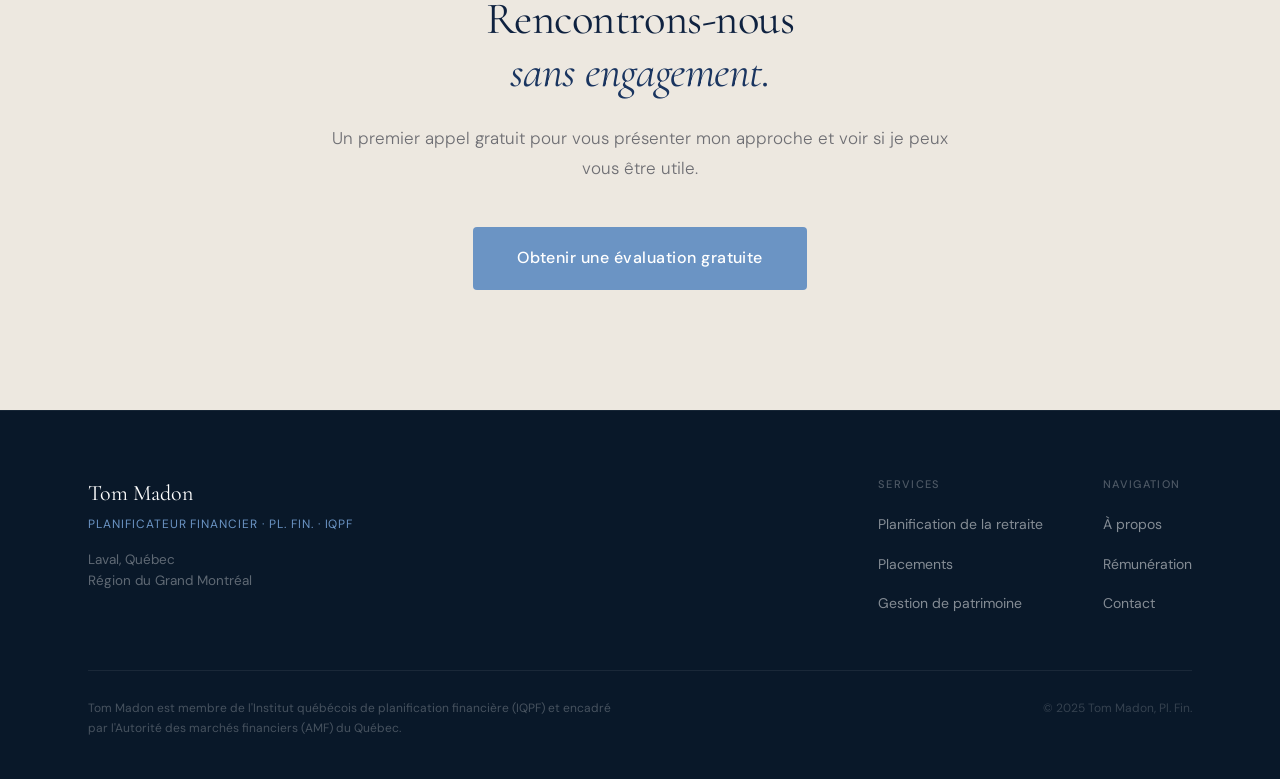
<file: apropos.html>
<!DOCTYPE html>
<html lang="fr-CA">
<head>
  <meta charset="UTF-8" />
  <meta name="viewport" content="width=device-width, initial-scale=1.0" />
  <title>À propos — Tom Madon, Pl. Fin. | Planificateur financier à Laval</title>
  <meta name="description" content="Découvrez Tom Madon, planificateur financier indépendant à Laval, Pl. Fin., diplômé de l'IQPF. Son parcours, sa philosophie et son approche centrée sur les personnes entre 50 et 65 ans." />
  <meta name="robots" content="index, follow" />
  <link rel="preconnect" href="https://fonts.googleapis.com" />
  <link rel="preconnect" href="https://fonts.gstatic.com" crossorigin />
  <link href="https://fonts.googleapis.com/css2?family=Cormorant+Garamond:ital,wght@0,300;0,400;0,500;0,600;1,300;1,400;1,500&family=DM+Sans:wght@300;400;500&display=swap" rel="stylesheet" />
  <link rel="stylesheet" href="css/main.css" />
</head>
<body>

<!-- NAV -->
<header class="site-nav">
  <div class="nav-inner">
    <a href="index.html" class="nav-brand">
      <span class="nav-brand-name">Tom Madon</span>
      <span class="nav-brand-sub">Pl. Fin. · IQPF · Laval</span>
    </a>
    <nav>
      <ul class="nav-links">
        <li><a href="index.html">Accueil</a></li>
        <li><a href="retraite.html">Retraite</a></li>
        <li><a href="placements.html">Placements</a></li>
        <li><a href="patrimoine.html">Patrimoine</a></li>
        <li><a href="apropos.html">À propos</a></li>
        <li><a href="contact.html" class="nav-cta-link">Évaluation gratuite</a></li>
      </ul>
    </nav>
    <button class="nav-hamburger" aria-label="Menu"><span></span><span></span><span></span></button>
  </div>
</header>

<!-- PAGE HERO -->
<section class="page-hero">
  <div class="wrap page-hero-inner">
    <p class="page-hero-tag">À propos</p>
    <h1 class="page-hero-title">Tom Madon,<br><em>Pl. Fin.</em></h1>
    <p class="page-hero-subtitle">
      Planificateur financier indépendant à Laval, diplômé de l'IQPF.
      Je travaille avec un nombre limité de clients — pour que chaque relation
      ait la profondeur qu'elle mérite.
    </p>
  </div>
</section>

<!-- BIO -->
<section class="content-section">
  <div class="wrap">
    <div class="about-bio-grid">

      <!-- Portrait -->
      <div class="about-portrait-col">
        <div class="about-portrait-frame">
          <div class="about-portrait-icon">
            <svg viewBox="0 0 24 24" fill="none" stroke="currentColor" stroke-width="1.2">
              <path d="M20 21v-2a4 4 0 0 0-4-4H8a4 4 0 0 0-4 4v2"/>
              <circle cx="12" cy="7" r="4"/>
            </svg>
          </div>
          <span class="about-portrait-label">Portrait · Tom Madon</span>
        </div>

        <div class="about-credentials-card">
          <div class="credential-row">
            <span class="credential-dot"></span>
            <div class="credential-text">
              <strong>Pl. Fin.</strong>
              Planificateur financier, titre réglementé au Québec
            </div>
          </div>
          <div class="credential-row">
            <span class="credential-dot"></span>
            <div class="credential-text">
              <strong>Diplômé IQPF</strong>
              Institut québécois de planification financière
            </div>
          </div>
          <div class="credential-row">
            <span class="credential-dot"></span>
            <div class="credential-text">
              <strong>Encadré par l'AMF</strong>
              Autorité des marchés financiers du Québec
            </div>
          </div>
          <div class="credential-row">
            <span class="credential-dot"></span>
            <div class="credential-text">
              <strong>Basé à Laval</strong>
              Grand Montréal
            </div>
          </div>
        </div>
      </div>

      <!-- Texte bio -->
      <div class="about-text-col">
        <h2 class="about-name">Tom<br>Madon.</h2>
        <p class="about-sub">Planificateur financier indépendant à Laval</p>
        <div class="about-divider"></div>

        <p class="about-lead">
          Je me souviens du moment où j'ai compris pourquoi la planification financière
          indépendante était nécessaire : un client m'a montré un « plan de retraite »
          qu'il avait reçu d'une grande institution. C'était essentiellement une brochure
          de vente déguisée en analyse.
        </p>
        <p class="about-body">
          Depuis, ma pratique repose sur un principe simple : vous méritez un conseil
          qui n'a rien à vous vendre. Pas de fonds maison. Pas de quota. Pas de conflit
          d'intérêts déguisé en recommandation.
        </p>
        <p class="about-body">
          Diplômé de l'Institut québécois de planification financière (IQPF),
          je suis l'un des rares planificateurs financiers à exercer de manière
          véritablement indépendante à Laval. Mon titre de Pl. Fin. est réglementé :
          il implique une formation rigoureuse, une déontologie stricte et
          une supervision par l'Autorité des marchés financiers (AMF).
        </p>
        <p class="about-body">
          Je me consacre exclusivement aux personnes entre 50 et 65 ans — la tranche
          d'âge où les décisions financières sont les plus déterminantes.
          C'est là où je peux avoir le plus d'impact, et c'est là où je concentre
          toute mon attention.
        </p>
        <p class="about-body">
          Ma clientèle est volontairement limitée. Ce n'est pas une contrainte —
          c'est un choix délibéré pour garantir que chaque client reçoive
          l'attention sérieuse que sa situation mérite.
        </p>
      </div>

    </div>
  </div>
</section>

<!-- VALEURS -->
<section class="content-section bg-sand">
  <div class="wrap">
    <div class="section-header">
      <p class="section-tag">Ce en quoi je crois</p>
      <h2 class="section-heading">Quatre principes<br>qui guident ma pratique.</h2>
    </div>

    <div class="values-grid">
      <div class="value-card">
        <p class="value-num">01</p>
        <h3 class="value-title">L'indépendance avant tout</h3>
        <p class="value-body">
          Je ne reçois pas de commission sur les produits que je recommande.
          Mes honoraires viennent de vous, pas d'une institution financière.
          C'est la seule façon d'aligner mes intérêts sur les vôtres.
        </p>
      </div>
      <div class="value-card">
        <p class="value-num">02</p>
        <h3 class="value-title">La clarté plutôt que l'impressionnant</h3>
        <p class="value-body">
          Mon rôle n'est pas de vous étonner avec des termes techniques,
          mais de vous aider à comprendre votre situation et vos options
          clairement, complètement, sans simplification excessive.
        </p>
      </div>
      <div class="value-card">
        <p class="value-num">03</p>
        <h3 class="value-title">Votre rythme, pas le mien</h3>
        <p class="value-body">
          Je ne presse pas. Prendre une décision financière importante demande
          du temps — pour réfléchir, pour poser des questions, pour en discuter
          avec votre entourage. Je respecte ça.
        </p>
      </div>
      <div class="value-card">
        <p class="value-num">04</p>
        <h3 class="value-title">Une relation durable</h3>
        <p class="value-body">
          Mes meilleurs clients sont ceux que j'accompagne sur plusieurs années.
          La confiance se construit dans le temps — pas en un seul rendez-vous
          et un document généré automatiquement.
        </p>
      </div>
    </div>
  </div>
</section>

<!-- FORMATION -->
<section class="content-section">
  <div class="wrap">
    <div class="content-2col">
      <div class="content-2col-left">
        <p class="section-tag">Formation et accréditation</p>
        <h2 class="section-heading">Un titre rigoureux,<br>une déontologie<br><em>exigeante.</em></h2>
      </div>
      <div class="content-2col-right">
        <div class="content-prose">
          <p>
            Le titre de Planificateur financier (Pl. Fin.) est le seul titre
            en planification financière globale réglementé au Québec.
            Il est décerné par l'Institut québécois de planification financière (IQPF)
            après une formation universitaire de plusieurs années couvrant
            six domaines : finances personnelles, fiscalité, retraite, assurance,
            placements et succession.
          </p>
          <p>
            Je suis encadré par l'Autorité des marchés financiers (AMF),
            qui établit et fait respecter les règles de conduite applicables
            à ma pratique. Mes clients bénéficient de toutes les protections
            prévues par la loi.
          </p>
          <p>
            La formation continue est obligatoire — et je la vois comme une exigence
            normale dans un domaine où les règles fiscales, les produits financiers
            et la réglementation évoluent chaque année.
          </p>
        </div>
      </div>
    </div>
  </div>
</section>

<!-- CTA -->
<section class="cta-section">
  <div class="cta-inner">
    <p class="section-tag" style="justify-content: center;">Faisons connaissance</p>
    <h2 class="cta-heading">Rencontrons-nous<br><em>sans engagement.</em></h2>
    <p class="cta-body">
      Un premier appel gratuit pour vous présenter mon approche
      et voir si je peux vous être utile.
    </p>
    <a href="contact.html" class="btn btn-cta btn-cta-lg">Obtenir une évaluation gratuite</a>
  </div>
</section>

<!-- FOOTER -->
<footer class="site-footer">
  <div class="wrap">
    <div class="footer-inner">
      <div class="footer-brand">
        <p class="footer-name">Tom Madon</p>
        <p class="footer-sub">Planificateur financier · Pl. Fin. · IQPF</p>
        <p class="footer-loc">Laval, Québec<br>Région du Grand Montréal</p>
      </div>
      <div class="footer-nav-group">
        <h4>Services</h4>
        <ul>
          <li><a href="retraite.html">Planification de la retraite</a></li>
          <li><a href="placements.html">Placements</a></li>
          <li><a href="patrimoine.html">Gestion de patrimoine</a></li>
        </ul>
      </div>
      <div class="footer-nav-group">
        <h4>Navigation</h4>
        <ul>
          <li><a href="apropos.html">À propos</a></li>
          <li><a href="remuneration.html">Rémunération</a></li>
          <li><a href="contact.html">Contact</a></li>
        </ul>
      </div>
    </div>
    <div class="footer-legal-row">
      <p class="footer-amf">Tom Madon est membre de l'Institut québécois de planification financière (IQPF) et encadré par l'Autorité des marchés financiers (AMF) du Québec.</p>
      <p class="footer-copy">© 2025 Tom Madon, Pl. Fin.</p>
    </div>
  </div>
</footer>

<script>
const hamburger = document.querySelector('.nav-hamburger');
const navLinks = document.querySelector('.nav-links');
if (hamburger) hamburger.addEventListener('click', () => navLinks.classList.toggle('open'));
</script>

</body>
</html>
</file>
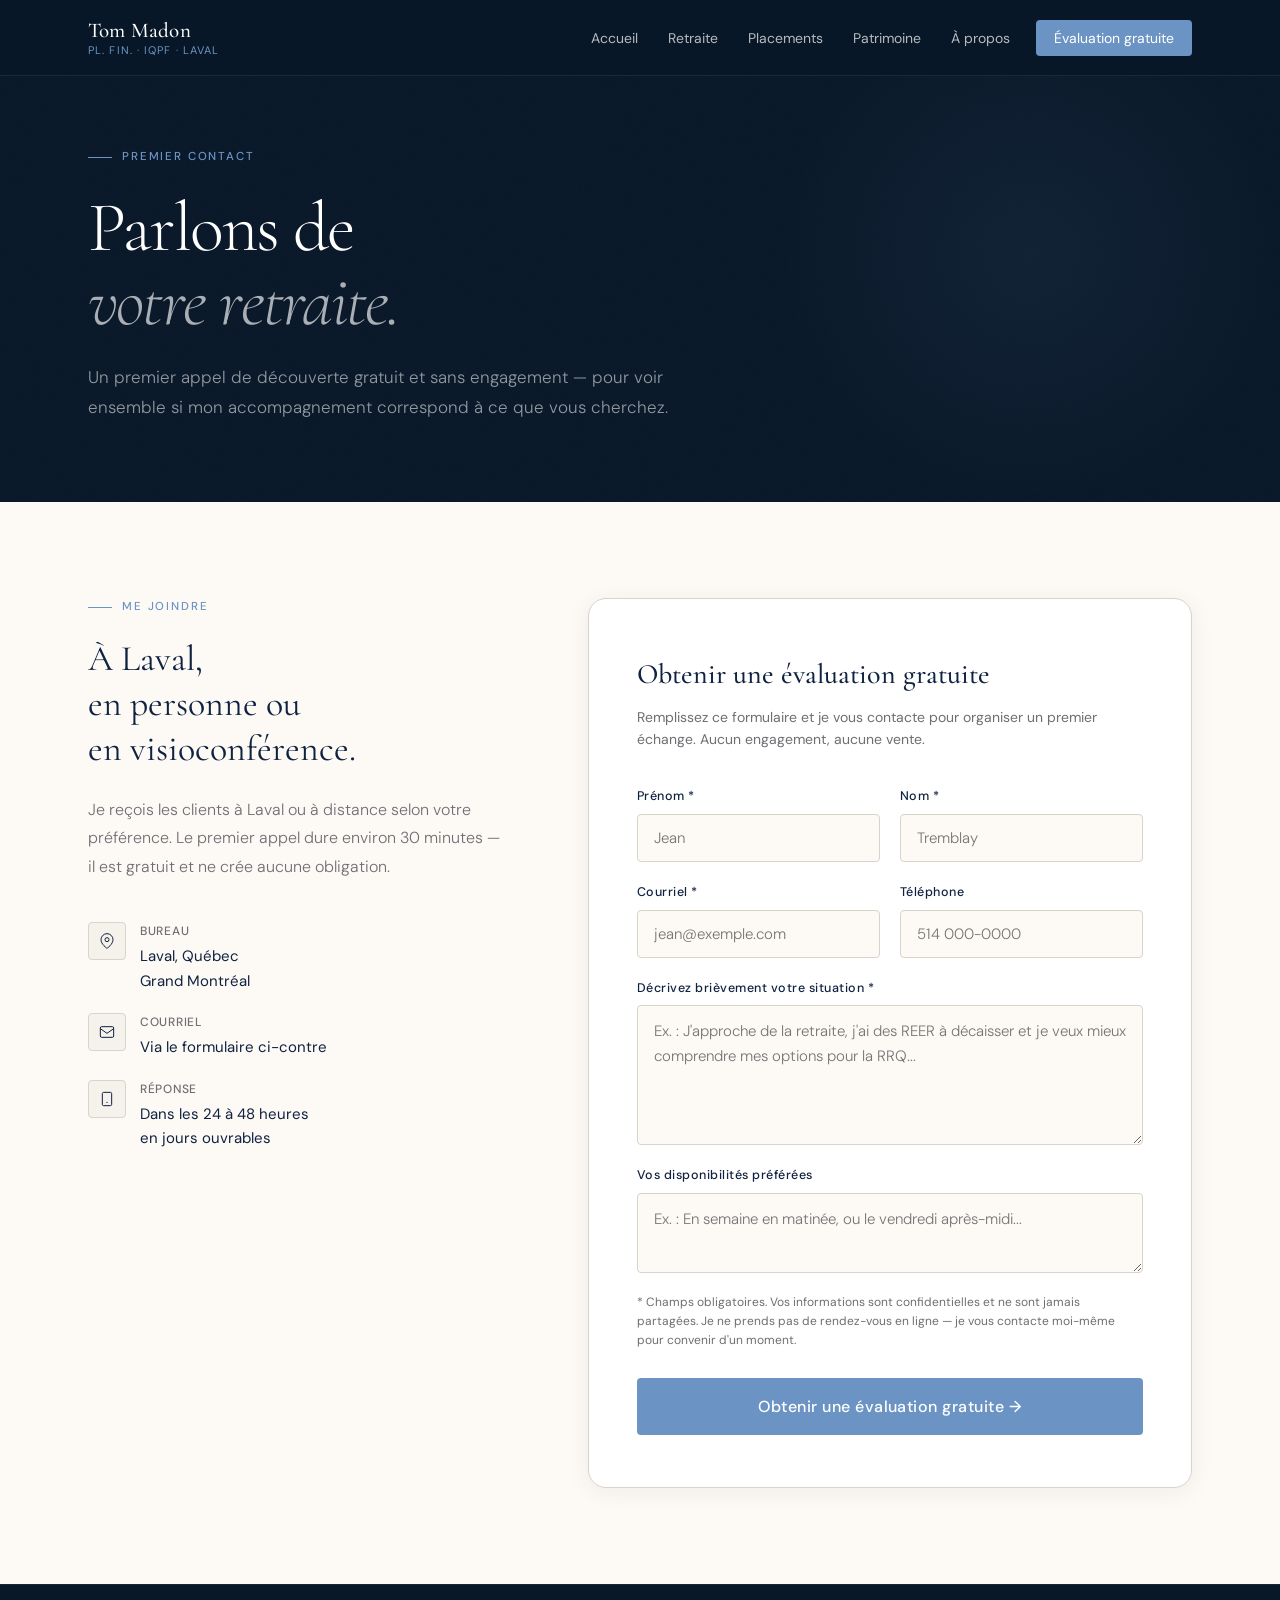
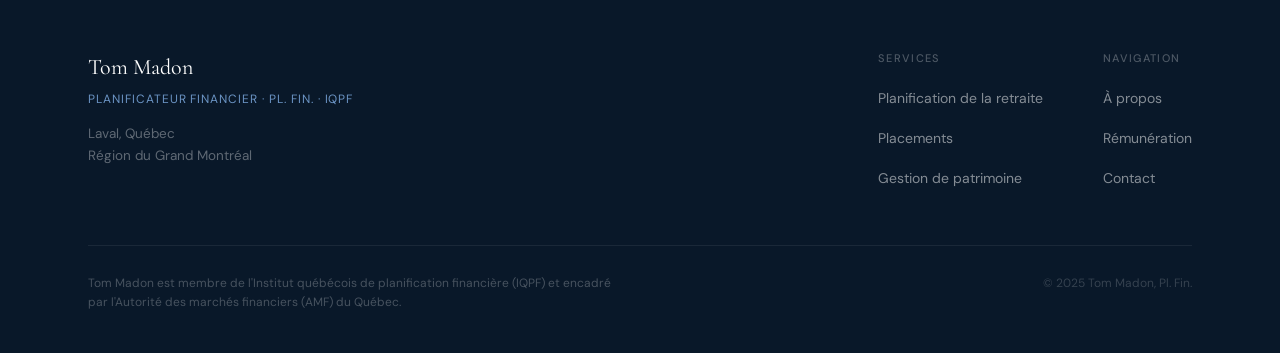
<file: contact.html>
<!DOCTYPE html>
<html lang="fr-CA">
<head>
  <meta charset="UTF-8" />
  <meta name="viewport" content="width=device-width, initial-scale=1.0" />
  <title>Contact — Obtenir une évaluation gratuite | Tom Madon, Pl. Fin. · Laval</title>
  <meta name="description" content="Contactez Tom Madon, planificateur financier indépendant à Laval. Premier appel de découverte gratuit — planification retraite, placements, gestion de patrimoine pour 50–65 ans." />
  <meta name="robots" content="index, follow" />
  <link rel="preconnect" href="https://fonts.googleapis.com" />
  <link rel="preconnect" href="https://fonts.gstatic.com" crossorigin />
  <link href="https://fonts.googleapis.com/css2?family=Cormorant+Garamond:ital,wght@0,300;0,400;0,500;0,600;1,300;1,400;1,500&family=DM+Sans:wght@300;400;500&display=swap" rel="stylesheet" />
  <link rel="stylesheet" href="css/main.css" />
</head>
<body>

<!-- NAV -->
<header class="site-nav">
  <div class="nav-inner">
    <a href="index.html" class="nav-brand">
      <span class="nav-brand-name">Tom Madon</span>
      <span class="nav-brand-sub">Pl. Fin. · IQPF · Laval</span>
    </a>
    <nav>
      <ul class="nav-links">
        <li><a href="index.html">Accueil</a></li>
        <li><a href="retraite.html">Retraite</a></li>
        <li><a href="placements.html">Placements</a></li>
        <li><a href="patrimoine.html">Patrimoine</a></li>
        <li><a href="apropos.html">À propos</a></li>
        <li><a href="contact.html" class="nav-cta-link">Évaluation gratuite</a></li>
      </ul>
    </nav>
    <button class="nav-hamburger" aria-label="Menu"><span></span><span></span><span></span></button>
  </div>
</header>

<!-- PAGE HERO -->
<section class="page-hero">
  <div class="wrap page-hero-inner">
    <p class="page-hero-tag">Premier contact</p>
    <h1 class="page-hero-title">Parlons de<br><em>votre retraite.</em></h1>
    <p class="page-hero-subtitle">
      Un premier appel de découverte gratuit et sans engagement — pour voir ensemble
      si mon accompagnement correspond à ce que vous cherchez.
    </p>
  </div>
</section>

<!-- CONTACT SECTION -->
<section class="contact-section">
  <div class="wrap">
    <div class="contact-grid">

      <!-- Info gauche -->
      <div class="contact-info">
        <p class="section-tag">Me joindre</p>
        <h2 class="contact-info-title">À Laval,<br>en personne ou<br>en visioconférence.</h2>
        <p class="contact-info-body">
          Je reçois les clients à Laval ou à distance selon votre préférence.
          Le premier appel dure environ 30 minutes — il est gratuit et ne crée
          aucune obligation.
        </p>

        <div class="contact-detail">
          <div class="contact-detail-item">
            <div class="contact-detail-icon">
              <svg viewBox="0 0 24 24" fill="none" stroke="currentColor" stroke-width="1.5">
                <path d="M21 10c0 7-9 13-9 13s-9-6-9-13a9 9 0 0 1 18 0z"/>
                <circle cx="12" cy="10" r="3"/>
              </svg>
            </div>
            <div>
              <p class="contact-detail-label">Bureau</p>
              <p class="contact-detail-value">Laval, Québec<br>Grand Montréal</p>
            </div>
          </div>
          <div class="contact-detail-item">
            <div class="contact-detail-icon">
              <svg viewBox="0 0 24 24" fill="none" stroke="currentColor" stroke-width="1.5">
                <rect x="2" y="4" width="20" height="16" rx="2"/>
                <path d="M2 7l10 7 10-7"/>
              </svg>
            </div>
            <div>
              <p class="contact-detail-label">Courriel</p>
              <p class="contact-detail-value">Via le formulaire ci-contre</p>
            </div>
          </div>
          <div class="contact-detail-item">
            <div class="contact-detail-icon">
              <svg viewBox="0 0 24 24" fill="none" stroke="currentColor" stroke-width="1.5">
                <rect x="5" y="2" width="14" height="20" rx="2"/>
                <circle cx="12" cy="17" r="1" fill="currentColor" stroke="none"/>
              </svg>
            </div>
            <div>
              <p class="contact-detail-label">Réponse</p>
              <p class="contact-detail-value">Dans les 24 à 48 heures<br>en jours ouvrables</p>
            </div>
          </div>
        </div>
      </div>

      <!-- Formulaire -->
      <div class="contact-form-wrap">
        <div class="form-card">
          <h2 class="form-title">Obtenir une évaluation gratuite</h2>
          <p class="form-subtitle">
            Remplissez ce formulaire et je vous contacte pour organiser
            un premier échange. Aucun engagement, aucune vente.
          </p>

          <form action="#" method="post" novalidate>

            <div class="form-row">
              <div class="form-field">
                <label class="form-label" for="prenom">Prénom *</label>
                <input class="form-input" type="text" id="prenom" name="prenom" required placeholder="Jean" />
              </div>
              <div class="form-field">
                <label class="form-label" for="nom">Nom *</label>
                <input class="form-input" type="text" id="nom" name="nom" required placeholder="Tremblay" />
              </div>
            </div>

            <div class="form-row">
              <div class="form-field">
                <label class="form-label" for="courriel">Courriel *</label>
                <input class="form-input" type="email" id="courriel" name="courriel" required placeholder="jean@exemple.com" />
              </div>
              <div class="form-field">
                <label class="form-label" for="telephone">Téléphone</label>
                <input class="form-input" type="tel" id="telephone" name="telephone" placeholder="514 000-0000" />
              </div>
            </div>

            <div class="form-field">
              <label class="form-label" for="situation">Décrivez brièvement votre situation *</label>
              <textarea class="form-textarea" id="situation" name="situation" required placeholder="Ex. : J'approche de la retraite, j'ai des REER à décaisser et je veux mieux comprendre mes options pour la RRQ..." style="min-height: 140px;"></textarea>
            </div>

            <div class="form-field">
              <label class="form-label" for="disponibilites">Vos disponibilités préférées</label>
              <textarea class="form-textarea" id="disponibilites" name="disponibilites" placeholder="Ex. : En semaine en matinée, ou le vendredi après-midi..." style="min-height: 80px;"></textarea>
            </div>

            <p class="form-note">
              * Champs obligatoires. Vos informations sont confidentielles et ne sont jamais partagées.
              Je ne prends pas de rendez-vous en ligne — je vous contacte moi-même pour convenir d'un moment.
            </p>

            <button type="submit" class="form-submit">
              Obtenir une évaluation gratuite →
            </button>

          </form>
        </div>
      </div>

    </div>
  </div>
</section>

<!-- FOOTER -->
<footer class="site-footer">
  <div class="wrap">
    <div class="footer-inner">
      <div class="footer-brand">
        <p class="footer-name">Tom Madon</p>
        <p class="footer-sub">Planificateur financier · Pl. Fin. · IQPF</p>
        <p class="footer-loc">Laval, Québec<br>Région du Grand Montréal</p>
      </div>
      <div class="footer-nav-group">
        <h4>Services</h4>
        <ul>
          <li><a href="retraite.html">Planification de la retraite</a></li>
          <li><a href="placements.html">Placements</a></li>
          <li><a href="patrimoine.html">Gestion de patrimoine</a></li>
        </ul>
      </div>
      <div class="footer-nav-group">
        <h4>Navigation</h4>
        <ul>
          <li><a href="apropos.html">À propos</a></li>
          <li><a href="remuneration.html">Rémunération</a></li>
          <li><a href="contact.html">Contact</a></li>
        </ul>
      </div>
    </div>
    <div class="footer-legal-row">
      <p class="footer-amf">Tom Madon est membre de l'Institut québécois de planification financière (IQPF) et encadré par l'Autorité des marchés financiers (AMF) du Québec.</p>
      <p class="footer-copy">© 2025 Tom Madon, Pl. Fin.</p>
    </div>
  </div>
</footer>

<script>
const hamburger = document.querySelector('.nav-hamburger');
const navLinks = document.querySelector('.nav-links');
if (hamburger) hamburger.addEventListener('click', () => navLinks.classList.toggle('open'));
</script>

</body>
</html>
</file>
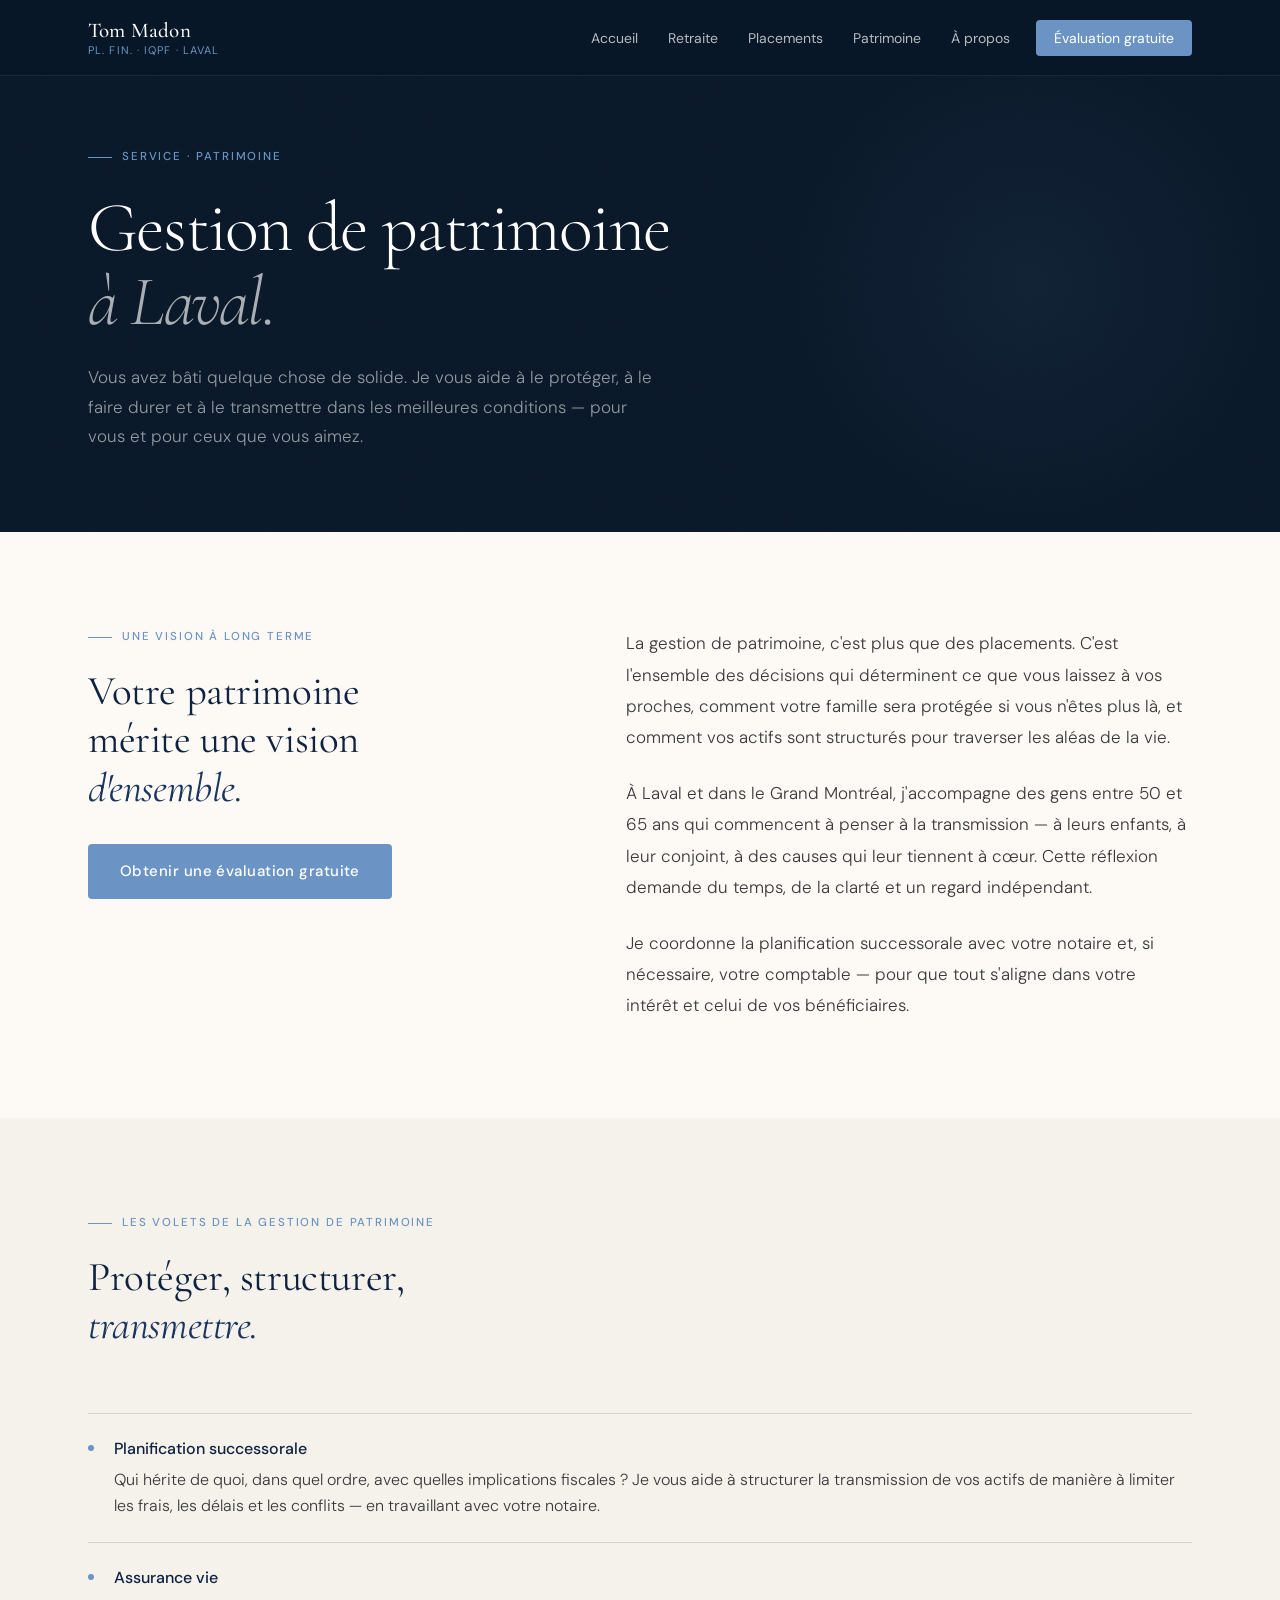
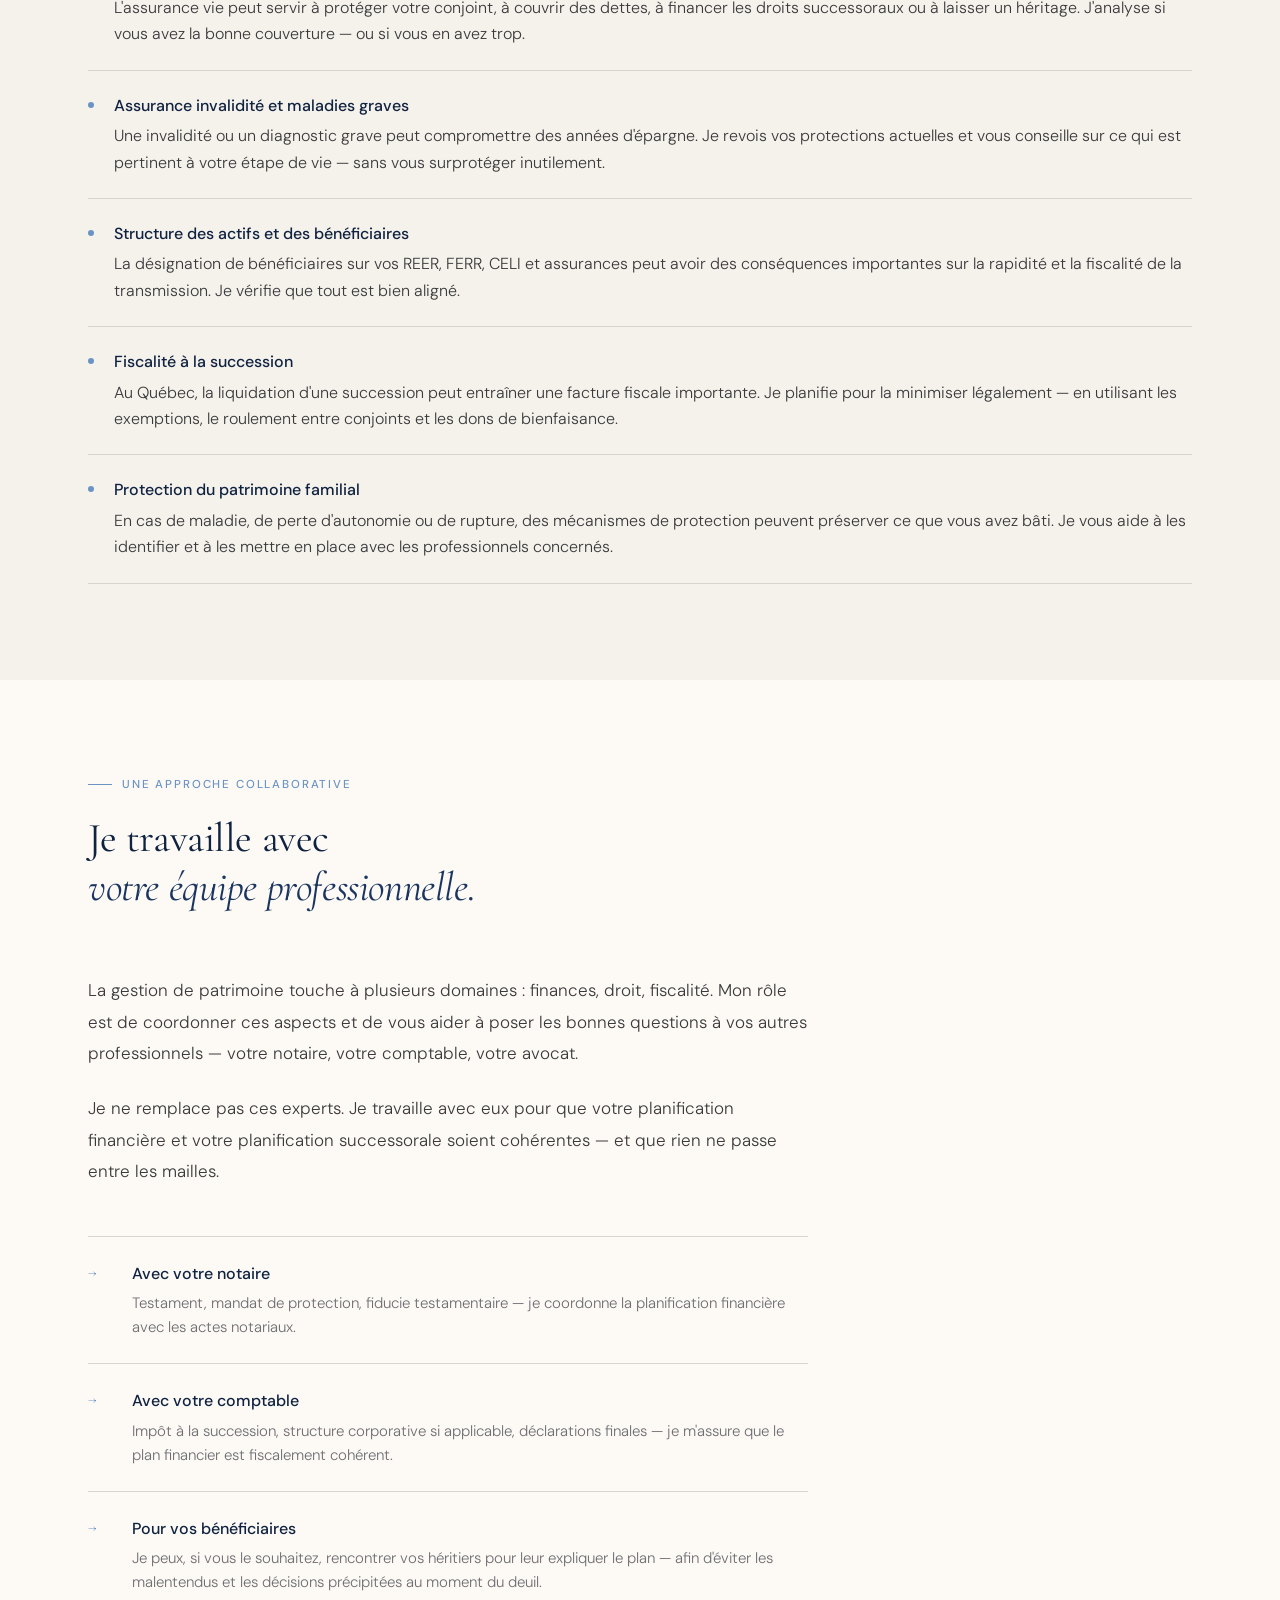
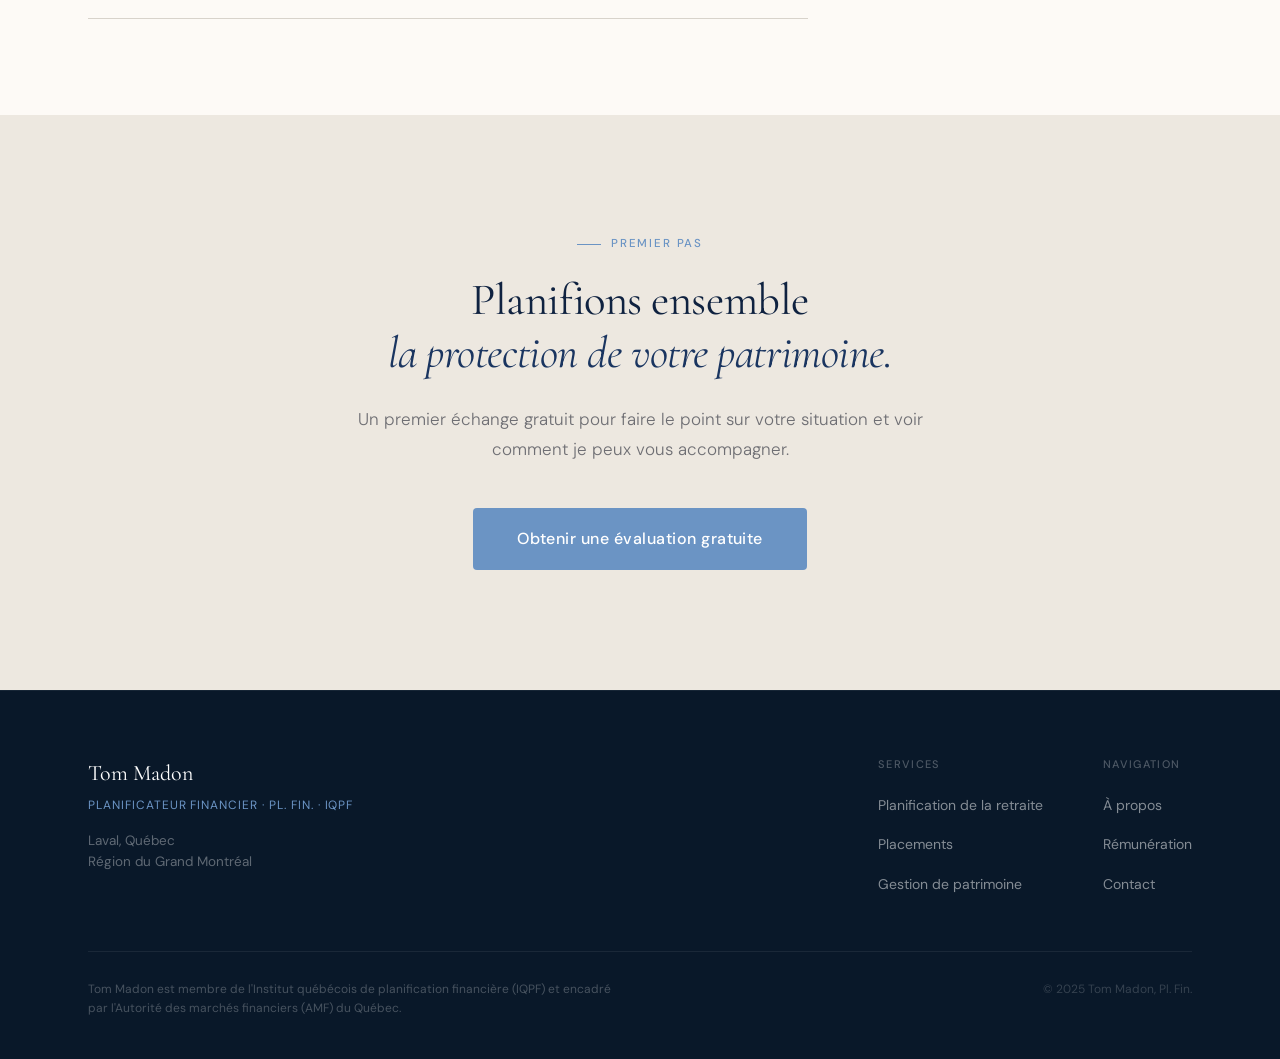
<file: patrimoine.html>
<!DOCTYPE html>
<html lang="fr-CA">
<head>
  <meta charset="UTF-8" />
  <meta name="viewport" content="width=device-width, initial-scale=1.0" />
  <title>Gestion de patrimoine à Laval — Tom Madon, Pl. Fin. | IQPF</title>
  <meta name="description" content="Gestion de patrimoine à Laval avec Tom Madon, Pl. Fin., IQPF. Planification successorale, assurance vie, protection du patrimoine familial — pour transmettre ce que vous avez bâti dans les meilleures conditions." />
  <meta name="robots" content="index, follow" />
  <link rel="preconnect" href="https://fonts.googleapis.com" />
  <link rel="preconnect" href="https://fonts.gstatic.com" crossorigin />
  <link href="https://fonts.googleapis.com/css2?family=Cormorant+Garamond:ital,wght@0,300;0,400;0,500;0,600;1,300;1,400;1,500&family=DM+Sans:wght@300;400;500&display=swap" rel="stylesheet" />
  <link rel="stylesheet" href="css/main.css" />
</head>
<body>

<!-- NAV -->
<header class="site-nav">
  <div class="nav-inner">
    <a href="index.html" class="nav-brand">
      <span class="nav-brand-name">Tom Madon</span>
      <span class="nav-brand-sub">Pl. Fin. · IQPF · Laval</span>
    </a>
    <nav>
      <ul class="nav-links">
        <li><a href="index.html">Accueil</a></li>
        <li><a href="retraite.html">Retraite</a></li>
        <li><a href="placements.html">Placements</a></li>
        <li><a href="patrimoine.html">Patrimoine</a></li>
        <li><a href="apropos.html">À propos</a></li>
        <li><a href="contact.html" class="nav-cta-link">Évaluation gratuite</a></li>
      </ul>
    </nav>
    <button class="nav-hamburger" aria-label="Menu"><span></span><span></span><span></span></button>
  </div>
</header>

<!-- PAGE HERO -->
<section class="page-hero">
  <div class="wrap page-hero-inner">
    <p class="page-hero-tag">Service · Patrimoine</p>
    <h1 class="page-hero-title">Gestion de patrimoine<br><em>à Laval.</em></h1>
    <p class="page-hero-subtitle">
      Vous avez bâti quelque chose de solide. Je vous aide à le protéger,
      à le faire durer et à le transmettre dans les meilleures conditions —
      pour vous et pour ceux que vous aimez.
    </p>
  </div>
</section>

<!-- INTRO -->
<section class="content-section">
  <div class="wrap">
    <div class="content-2col">
      <div class="content-2col-left">
        <p class="section-tag">Une vision à long terme</p>
        <h2 class="section-heading">Votre patrimoine<br>mérite une vision<br><em>d'ensemble.</em></h2>
        <div style="margin-top: 32px;">
          <a href="contact.html" class="btn btn-cta">Obtenir une évaluation gratuite</a>
        </div>
      </div>
      <div class="content-2col-right">
        <div class="content-prose">
          <p>
            La gestion de patrimoine, c'est plus que des placements. C'est l'ensemble
            des décisions qui déterminent ce que vous laissez à vos proches, comment votre
            famille sera protégée si vous n'êtes plus là, et comment vos actifs sont
            structurés pour traverser les aléas de la vie.
          </p>
          <p>
            À Laval et dans le Grand Montréal, j'accompagne des gens entre 50 et 65 ans
            qui commencent à penser à la transmission — à leurs enfants, à leur conjoint,
            à des causes qui leur tiennent à cœur. Cette réflexion demande du temps,
            de la clarté et un regard indépendant.
          </p>
          <p>
            Je coordonne la planification successorale avec votre notaire et,
            si nécessaire, votre comptable — pour que tout s'aligne dans votre intérêt
            et celui de vos bénéficiaires.
          </p>
        </div>
      </div>
    </div>
  </div>
</section>

<!-- DOMAINES -->
<section class="content-section bg-sand">
  <div class="wrap">
    <div class="section-header">
      <p class="section-tag">Les volets de la gestion de patrimoine</p>
      <h2 class="section-heading">Protéger, structurer,<br><em>transmettre.</em></h2>
    </div>

    <ul class="content-list">
      <li class="content-list-item">
        <span class="content-list-dot"></span>
        <div class="content-list-text">
          <strong>Planification successorale</strong>
          Qui hérite de quoi, dans quel ordre, avec quelles implications fiscales ? Je vous aide à structurer la transmission de vos actifs de manière à limiter les frais, les délais et les conflits — en travaillant avec votre notaire.
        </div>
      </li>
      <li class="content-list-item">
        <span class="content-list-dot"></span>
        <div class="content-list-text">
          <strong>Assurance vie</strong>
          L'assurance vie peut servir à protéger votre conjoint, à couvrir des dettes, à financer les droits successoraux ou à laisser un héritage. J'analyse si vous avez la bonne couverture — ou si vous en avez trop.
        </div>
      </li>
      <li class="content-list-item">
        <span class="content-list-dot"></span>
        <div class="content-list-text">
          <strong>Assurance invalidité et maladies graves</strong>
          Une invalidité ou un diagnostic grave peut compromettre des années d'épargne. Je revois vos protections actuelles et vous conseille sur ce qui est pertinent à votre étape de vie — sans vous surprotéger inutilement.
        </div>
      </li>
      <li class="content-list-item">
        <span class="content-list-dot"></span>
        <div class="content-list-text">
          <strong>Structure des actifs et des bénéficiaires</strong>
          La désignation de bénéficiaires sur vos REER, FERR, CELI et assurances peut avoir des conséquences importantes sur la rapidité et la fiscalité de la transmission. Je vérifie que tout est bien aligné.
        </div>
      </li>
      <li class="content-list-item">
        <span class="content-list-dot"></span>
        <div class="content-list-text">
          <strong>Fiscalité à la succession</strong>
          Au Québec, la liquidation d'une succession peut entraîner une facture fiscale importante. Je planifie pour la minimiser légalement — en utilisant les exemptions, le roulement entre conjoints et les dons de bienfaisance.
        </div>
      </li>
      <li class="content-list-item">
        <span class="content-list-dot"></span>
        <div class="content-list-text">
          <strong>Protection du patrimoine familial</strong>
          En cas de maladie, de perte d'autonomie ou de rupture, des mécanismes de protection peuvent préserver ce que vous avez bâti. Je vous aide à les identifier et à les mettre en place avec les professionnels concernés.
        </div>
      </li>
    </ul>
  </div>
</section>

<!-- APPROCHE COLLABORATIVE -->
<section class="content-section">
  <div class="wrap">
    <div class="section-header" style="max-width: 680px;">
      <p class="section-tag">Une approche collaborative</p>
      <h2 class="section-heading">Je travaille avec<br><em>votre équipe professionnelle.</em></h2>
    </div>

    <div class="content-prose" style="max-width: 720px;">
      <p>
        La gestion de patrimoine touche à plusieurs domaines : finances, droit, fiscalité.
        Mon rôle est de coordonner ces aspects et de vous aider à poser les bonnes questions
        à vos autres professionnels — votre notaire, votre comptable, votre avocat.
      </p>
      <p>
        Je ne remplace pas ces experts. Je travaille avec eux pour que votre planification
        financière et votre planification successorale soient cohérentes — et que rien
        ne passe entre les mailles.
      </p>
    </div>

    <div class="intro-pillars" style="max-width: 720px; margin-top: 48px;">
      <div class="pillar">
        <span class="pillar-num">→</span>
        <div class="pillar-text">
          <strong>Avec votre notaire</strong>
          <p>Testament, mandat de protection, fiducie testamentaire — je coordonne la planification financière avec les actes notariaux.</p>
        </div>
      </div>
      <div class="pillar">
        <span class="pillar-num">→</span>
        <div class="pillar-text">
          <strong>Avec votre comptable</strong>
          <p>Impôt à la succession, structure corporative si applicable, déclarations finales — je m'assure que le plan financier est fiscalement cohérent.</p>
        </div>
      </div>
      <div class="pillar">
        <span class="pillar-num">→</span>
        <div class="pillar-text">
          <strong>Pour vos bénéficiaires</strong>
          <p>Je peux, si vous le souhaitez, rencontrer vos héritiers pour leur expliquer le plan — afin d'éviter les malentendus et les décisions précipitées au moment du deuil.</p>
        </div>
      </div>
    </div>
  </div>
</section>

<!-- CTA -->
<section class="cta-section">
  <div class="cta-inner">
    <p class="section-tag" style="justify-content: center;">Premier pas</p>
    <h2 class="cta-heading">Planifions ensemble<br><em>la protection de votre patrimoine.</em></h2>
    <p class="cta-body">
      Un premier échange gratuit pour faire le point sur votre situation
      et voir comment je peux vous accompagner.
    </p>
    <a href="contact.html" class="btn btn-cta btn-cta-lg">Obtenir une évaluation gratuite</a>
  </div>
</section>

<!-- FOOTER -->
<footer class="site-footer">
  <div class="wrap">
    <div class="footer-inner">
      <div class="footer-brand">
        <p class="footer-name">Tom Madon</p>
        <p class="footer-sub">Planificateur financier · Pl. Fin. · IQPF</p>
        <p class="footer-loc">Laval, Québec<br>Région du Grand Montréal</p>
      </div>
      <div class="footer-nav-group">
        <h4>Services</h4>
        <ul>
          <li><a href="retraite.html">Planification de la retraite</a></li>
          <li><a href="placements.html">Placements</a></li>
          <li><a href="patrimoine.html">Gestion de patrimoine</a></li>
        </ul>
      </div>
      <div class="footer-nav-group">
        <h4>Navigation</h4>
        <ul>
          <li><a href="apropos.html">À propos</a></li>
          <li><a href="remuneration.html">Rémunération</a></li>
          <li><a href="contact.html">Contact</a></li>
        </ul>
      </div>
    </div>
    <div class="footer-legal-row">
      <p class="footer-amf">Tom Madon est membre de l'Institut québécois de planification financière (IQPF) et encadré par l'Autorité des marchés financiers (AMF) du Québec.</p>
      <p class="footer-copy">© 2025 Tom Madon, Pl. Fin.</p>
    </div>
  </div>
</footer>

<script>
const hamburger = document.querySelector('.nav-hamburger');
const navLinks = document.querySelector('.nav-links');
if (hamburger) hamburger.addEventListener('click', () => navLinks.classList.toggle('open'));
</script>

</body>
</html>
</file>
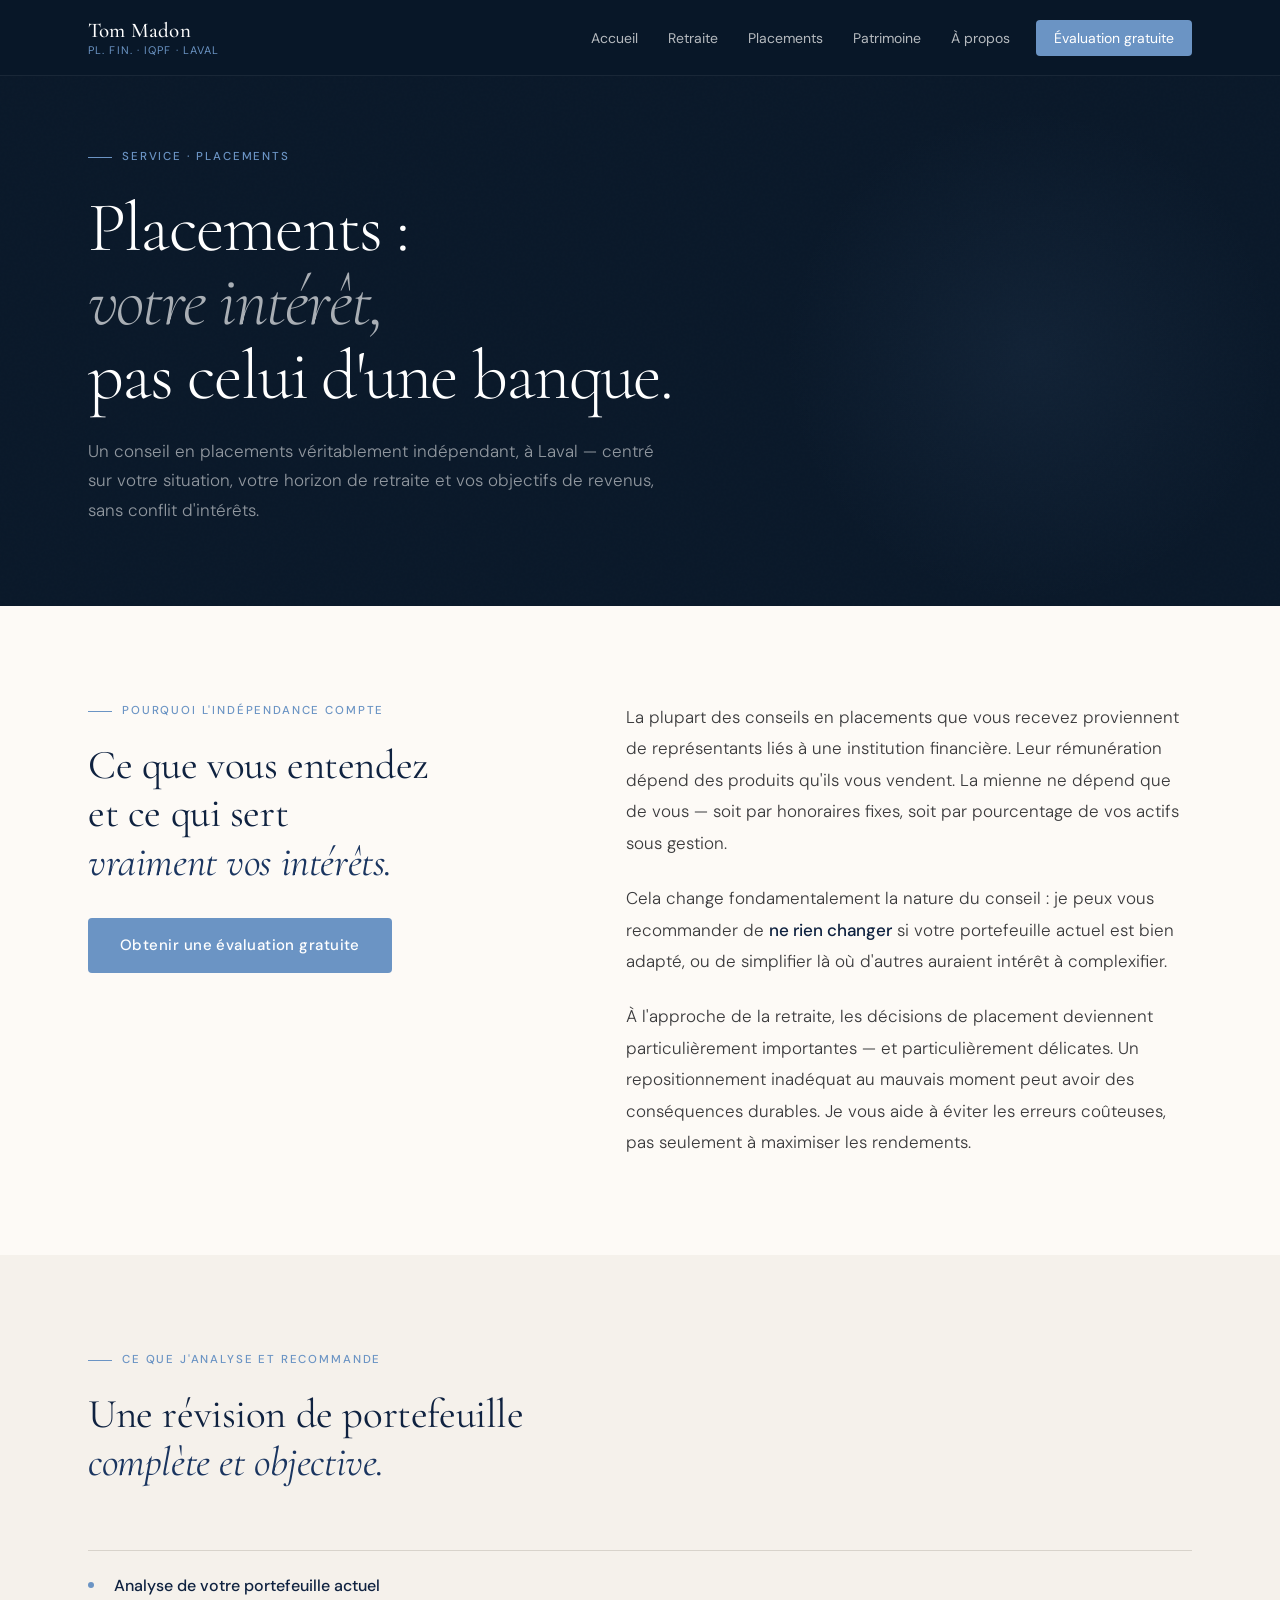
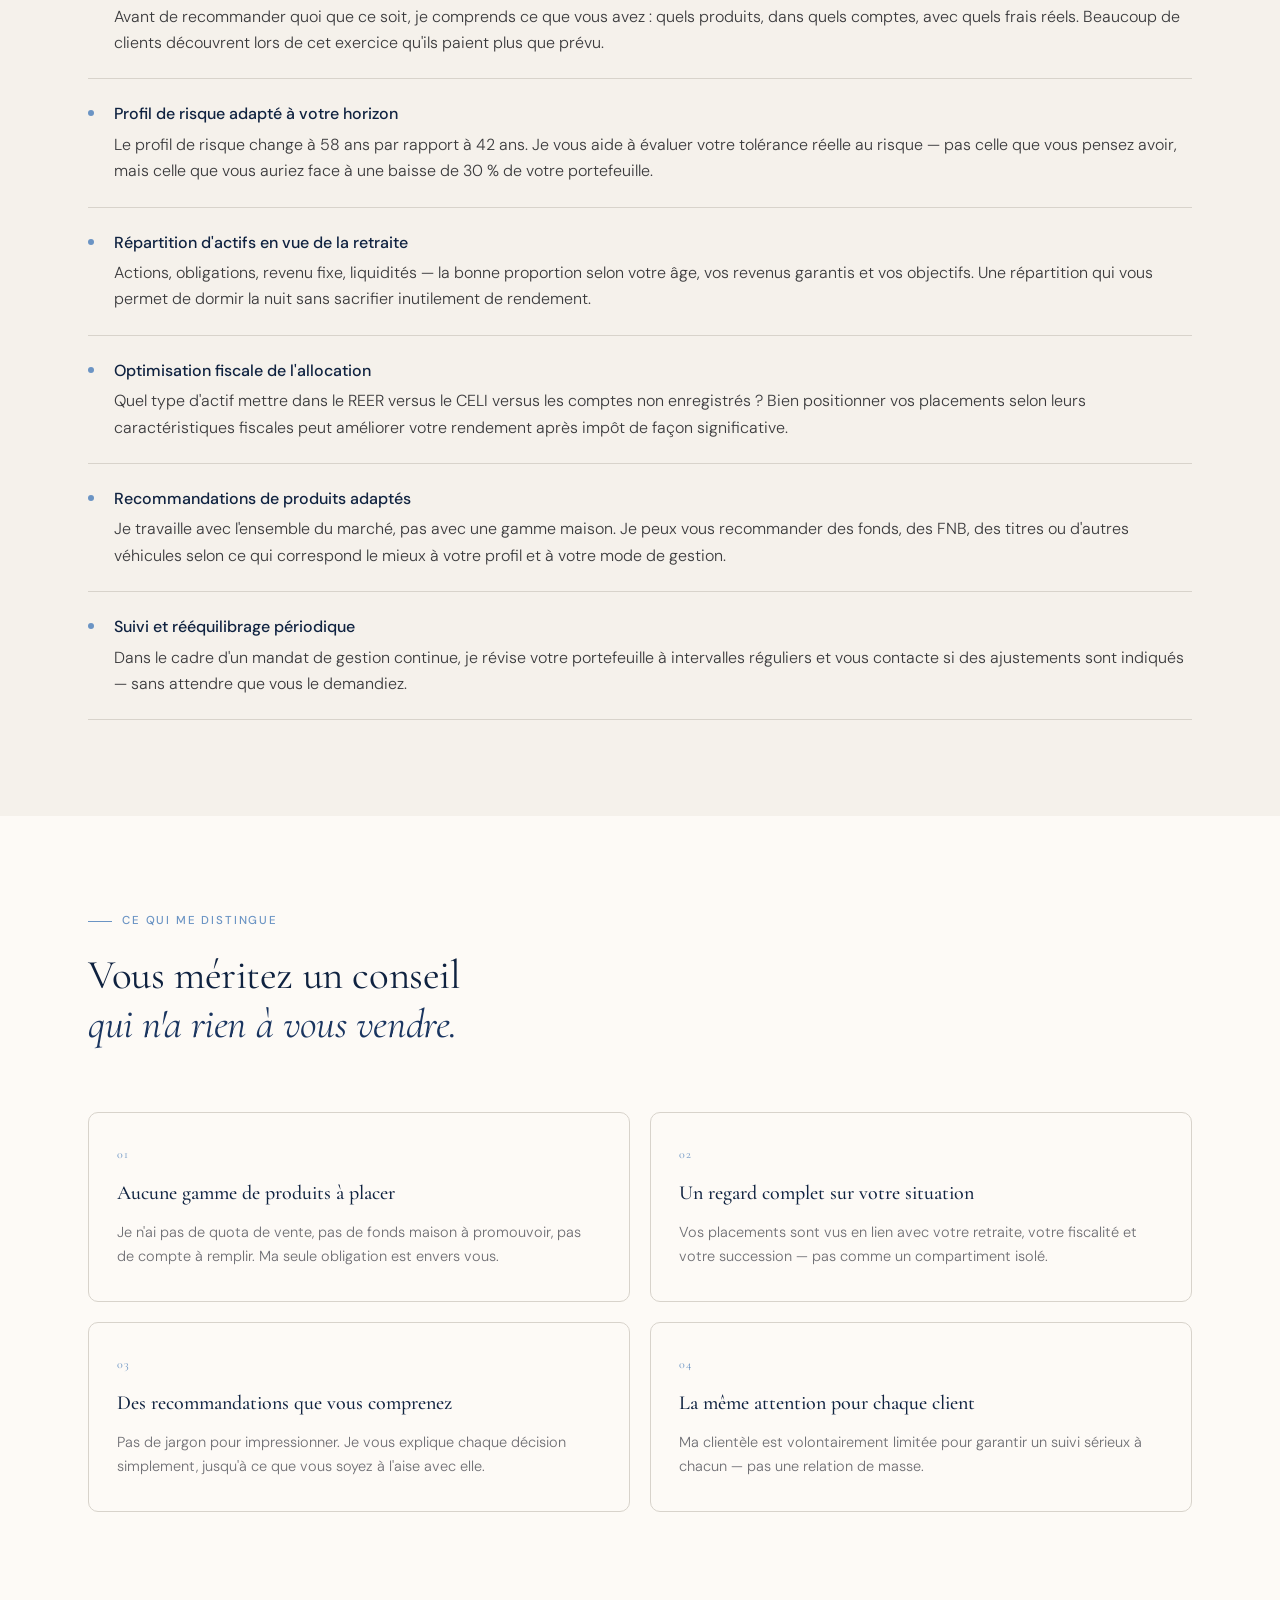
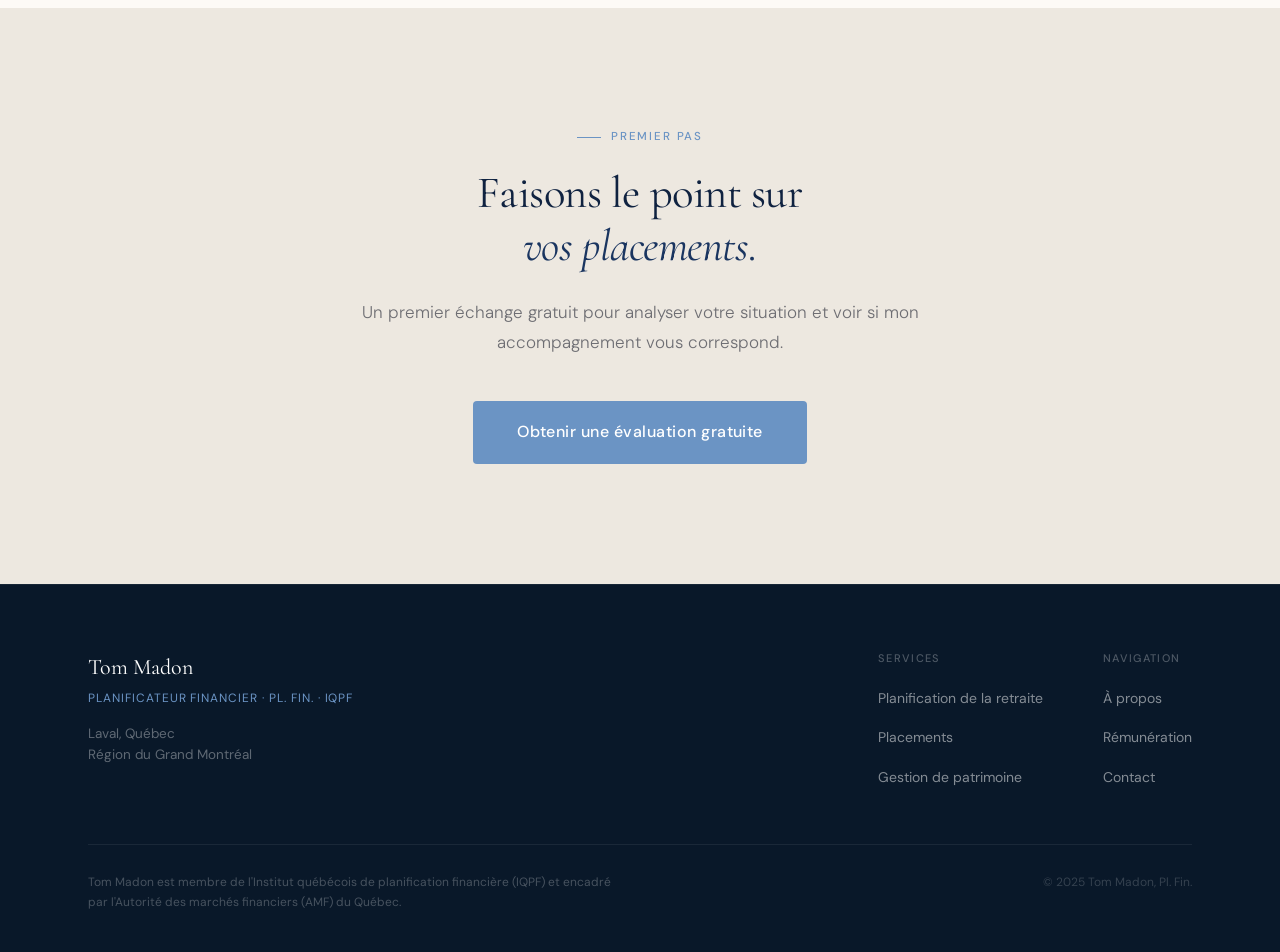
<file: placements.html>
<!DOCTYPE html>
<html lang="fr-CA">
<head>
  <meta charset="UTF-8" />
  <meta name="viewport" content="width=device-width, initial-scale=1.0" />
  <title>Conseil en placements à Laval — Tom Madon, Pl. Fin. | IQPF</title>
  <meta name="description" content="Conseil en placements indépendant à Laval avec Tom Madon, Pl. Fin., IQPF. Analyse de portefeuille, répartition d'actifs, profil de risque — dans votre intérêt, sans conflit d'intérêts." />
  <meta name="robots" content="index, follow" />
  <link rel="preconnect" href="https://fonts.googleapis.com" />
  <link rel="preconnect" href="https://fonts.gstatic.com" crossorigin />
  <link href="https://fonts.googleapis.com/css2?family=Cormorant+Garamond:ital,wght@0,300;0,400;0,500;0,600;1,300;1,400;1,500&family=DM+Sans:wght@300;400;500&display=swap" rel="stylesheet" />
  <link rel="stylesheet" href="css/main.css" />
</head>
<body>

<!-- NAV -->
<header class="site-nav">
  <div class="nav-inner">
    <a href="index.html" class="nav-brand">
      <span class="nav-brand-name">Tom Madon</span>
      <span class="nav-brand-sub">Pl. Fin. · IQPF · Laval</span>
    </a>
    <nav>
      <ul class="nav-links">
        <li><a href="index.html">Accueil</a></li>
        <li><a href="retraite.html">Retraite</a></li>
        <li><a href="placements.html">Placements</a></li>
        <li><a href="patrimoine.html">Patrimoine</a></li>
        <li><a href="apropos.html">À propos</a></li>
        <li><a href="contact.html" class="nav-cta-link">Évaluation gratuite</a></li>
      </ul>
    </nav>
    <button class="nav-hamburger" aria-label="Menu"><span></span><span></span><span></span></button>
  </div>
</header>

<!-- PAGE HERO -->
<section class="page-hero">
  <div class="wrap page-hero-inner">
    <p class="page-hero-tag">Service · Placements</p>
    <h1 class="page-hero-title">Placements :<br><em>votre intérêt,</em><br>pas celui d'une banque.</h1>
    <p class="page-hero-subtitle">
      Un conseil en placements véritablement indépendant, à Laval —
      centré sur votre situation, votre horizon de retraite
      et vos objectifs de revenus, sans conflit d'intérêts.
    </p>
  </div>
</section>

<!-- INTRO -->
<section class="content-section">
  <div class="wrap">
    <div class="content-2col">
      <div class="content-2col-left">
        <p class="section-tag">Pourquoi l'indépendance compte</p>
        <h2 class="section-heading">Ce que vous entendez<br>et ce qui sert<br><em>vraiment vos intérêts.</em></h2>
        <div style="margin-top: 32px;">
          <a href="contact.html" class="btn btn-cta">Obtenir une évaluation gratuite</a>
        </div>
      </div>
      <div class="content-2col-right">
        <div class="content-prose">
          <p>
            La plupart des conseils en placements que vous recevez proviennent de
            représentants liés à une institution financière. Leur rémunération
            dépend des produits qu'ils vous vendent. La mienne ne dépend
            que de vous — soit par honoraires fixes, soit par pourcentage
            de vos actifs sous gestion.
          </p>
          <p>
            Cela change fondamentalement la nature du conseil : je peux vous recommander
            de <strong>ne rien changer</strong> si votre portefeuille actuel est bien adapté,
            ou de simplifier là où d'autres auraient intérêt à complexifier.
          </p>
          <p>
            À l'approche de la retraite, les décisions de placement deviennent
            particulièrement importantes — et particulièrement délicates. Un repositionnement
            inadéquat au mauvais moment peut avoir des conséquences durables.
            Je vous aide à éviter les erreurs coûteuses, pas seulement à maximiser les rendements.
          </p>
        </div>
      </div>
    </div>
  </div>
</section>

<!-- SERVICES DÉTAILLÉS -->
<section class="content-section bg-sand">
  <div class="wrap">
    <div class="section-header">
      <p class="section-tag">Ce que j'analyse et recommande</p>
      <h2 class="section-heading">Une révision de portefeuille<br><em>complète et objective.</em></h2>
    </div>

    <ul class="content-list">
      <li class="content-list-item">
        <span class="content-list-dot"></span>
        <div class="content-list-text">
          <strong>Analyse de votre portefeuille actuel</strong>
          Avant de recommander quoi que ce soit, je comprends ce que vous avez : quels produits, dans quels comptes, avec quels frais réels. Beaucoup de clients découvrent lors de cet exercice qu'ils paient plus que prévu.
        </div>
      </li>
      <li class="content-list-item">
        <span class="content-list-dot"></span>
        <div class="content-list-text">
          <strong>Profil de risque adapté à votre horizon</strong>
          Le profil de risque change à 58 ans par rapport à 42 ans. Je vous aide à évaluer votre tolérance réelle au risque — pas celle que vous pensez avoir, mais celle que vous auriez face à une baisse de 30 % de votre portefeuille.
        </div>
      </li>
      <li class="content-list-item">
        <span class="content-list-dot"></span>
        <div class="content-list-text">
          <strong>Répartition d'actifs en vue de la retraite</strong>
          Actions, obligations, revenu fixe, liquidités — la bonne proportion selon votre âge, vos revenus garantis et vos objectifs. Une répartition qui vous permet de dormir la nuit sans sacrifier inutilement de rendement.
        </div>
      </li>
      <li class="content-list-item">
        <span class="content-list-dot"></span>
        <div class="content-list-text">
          <strong>Optimisation fiscale de l'allocation</strong>
          Quel type d'actif mettre dans le REER versus le CELI versus les comptes non enregistrés ? Bien positionner vos placements selon leurs caractéristiques fiscales peut améliorer votre rendement après impôt de façon significative.
        </div>
      </li>
      <li class="content-list-item">
        <span class="content-list-dot"></span>
        <div class="content-list-text">
          <strong>Recommandations de produits adaptés</strong>
          Je travaille avec l'ensemble du marché, pas avec une gamme maison. Je peux vous recommander des fonds, des FNB, des titres ou d'autres véhicules selon ce qui correspond le mieux à votre profil et à votre mode de gestion.
        </div>
      </li>
      <li class="content-list-item">
        <span class="content-list-dot"></span>
        <div class="content-list-text">
          <strong>Suivi et rééquilibrage périodique</strong>
          Dans le cadre d'un mandat de gestion continue, je révise votre portefeuille à intervalles réguliers et vous contacte si des ajustements sont indiqués — sans attendre que vous le demandiez.
        </div>
      </li>
    </ul>
  </div>
</section>

<!-- DISTINCTION -->
<section class="content-section">
  <div class="wrap">
    <div class="section-header" style="max-width: 680px;">
      <p class="section-tag">Ce qui me distingue</p>
      <h2 class="section-heading">Vous méritez un conseil<br><em>qui n'a rien à vous vendre.</em></h2>
    </div>

    <div class="values-grid">
      <div class="value-card">
        <p class="value-num">01</p>
        <h3 class="value-title">Aucune gamme de produits à placer</h3>
        <p class="value-body">
          Je n'ai pas de quota de vente, pas de fonds maison à promouvoir,
          pas de compte à remplir. Ma seule obligation est envers vous.
        </p>
      </div>
      <div class="value-card">
        <p class="value-num">02</p>
        <h3 class="value-title">Un regard complet sur votre situation</h3>
        <p class="value-body">
          Vos placements sont vus en lien avec votre retraite, votre fiscalité
          et votre succession — pas comme un compartiment isolé.
        </p>
      </div>
      <div class="value-card">
        <p class="value-num">03</p>
        <h3 class="value-title">Des recommandations que vous comprenez</h3>
        <p class="value-body">
          Pas de jargon pour impressionner. Je vous explique chaque décision
          simplement, jusqu'à ce que vous soyez à l'aise avec elle.
        </p>
      </div>
      <div class="value-card">
        <p class="value-num">04</p>
        <h3 class="value-title">La même attention pour chaque client</h3>
        <p class="value-body">
          Ma clientèle est volontairement limitée pour garantir un suivi
          sérieux à chacun — pas une relation de masse.
        </p>
      </div>
    </div>
  </div>
</section>

<!-- CTA -->
<section class="cta-section">
  <div class="cta-inner">
    <p class="section-tag" style="justify-content: center;">Premier pas</p>
    <h2 class="cta-heading">Faisons le point sur<br><em>vos placements.</em></h2>
    <p class="cta-body">
      Un premier échange gratuit pour analyser votre situation
      et voir si mon accompagnement vous correspond.
    </p>
    <a href="contact.html" class="btn btn-cta btn-cta-lg">Obtenir une évaluation gratuite</a>
  </div>
</section>

<!-- FOOTER -->
<footer class="site-footer">
  <div class="wrap">
    <div class="footer-inner">
      <div class="footer-brand">
        <p class="footer-name">Tom Madon</p>
        <p class="footer-sub">Planificateur financier · Pl. Fin. · IQPF</p>
        <p class="footer-loc">Laval, Québec<br>Région du Grand Montréal</p>
      </div>
      <div class="footer-nav-group">
        <h4>Services</h4>
        <ul>
          <li><a href="retraite.html">Planification de la retraite</a></li>
          <li><a href="placements.html">Placements</a></li>
          <li><a href="patrimoine.html">Gestion de patrimoine</a></li>
        </ul>
      </div>
      <div class="footer-nav-group">
        <h4>Navigation</h4>
        <ul>
          <li><a href="apropos.html">À propos</a></li>
          <li><a href="remuneration.html">Rémunération</a></li>
          <li><a href="contact.html">Contact</a></li>
        </ul>
      </div>
    </div>
    <div class="footer-legal-row">
      <p class="footer-amf">Tom Madon est membre de l'Institut québécois de planification financière (IQPF) et encadré par l'Autorité des marchés financiers (AMF) du Québec.</p>
      <p class="footer-copy">© 2025 Tom Madon, Pl. Fin.</p>
    </div>
  </div>
</footer>

<script>
const hamburger = document.querySelector('.nav-hamburger');
const navLinks = document.querySelector('.nav-links');
if (hamburger) hamburger.addEventListener('click', () => navLinks.classList.toggle('open'));
</script>

</body>
</html>
</file>
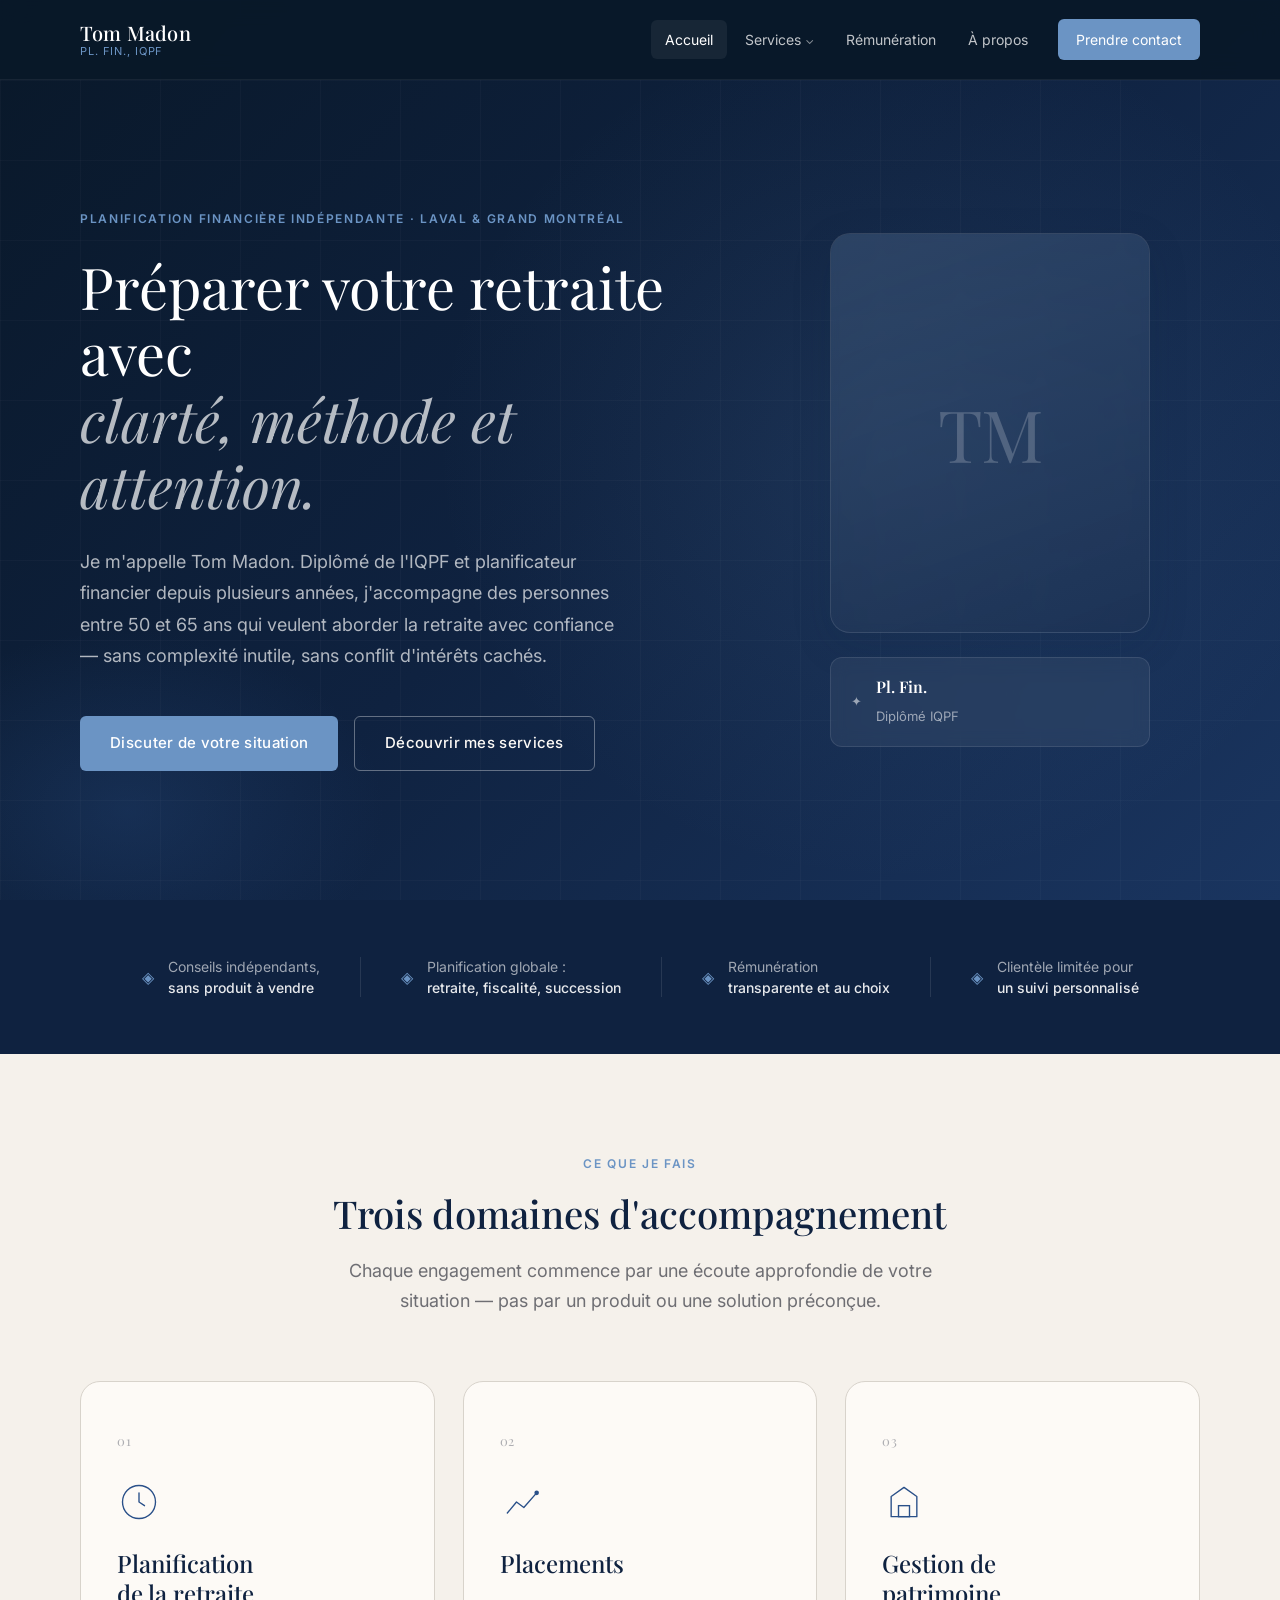
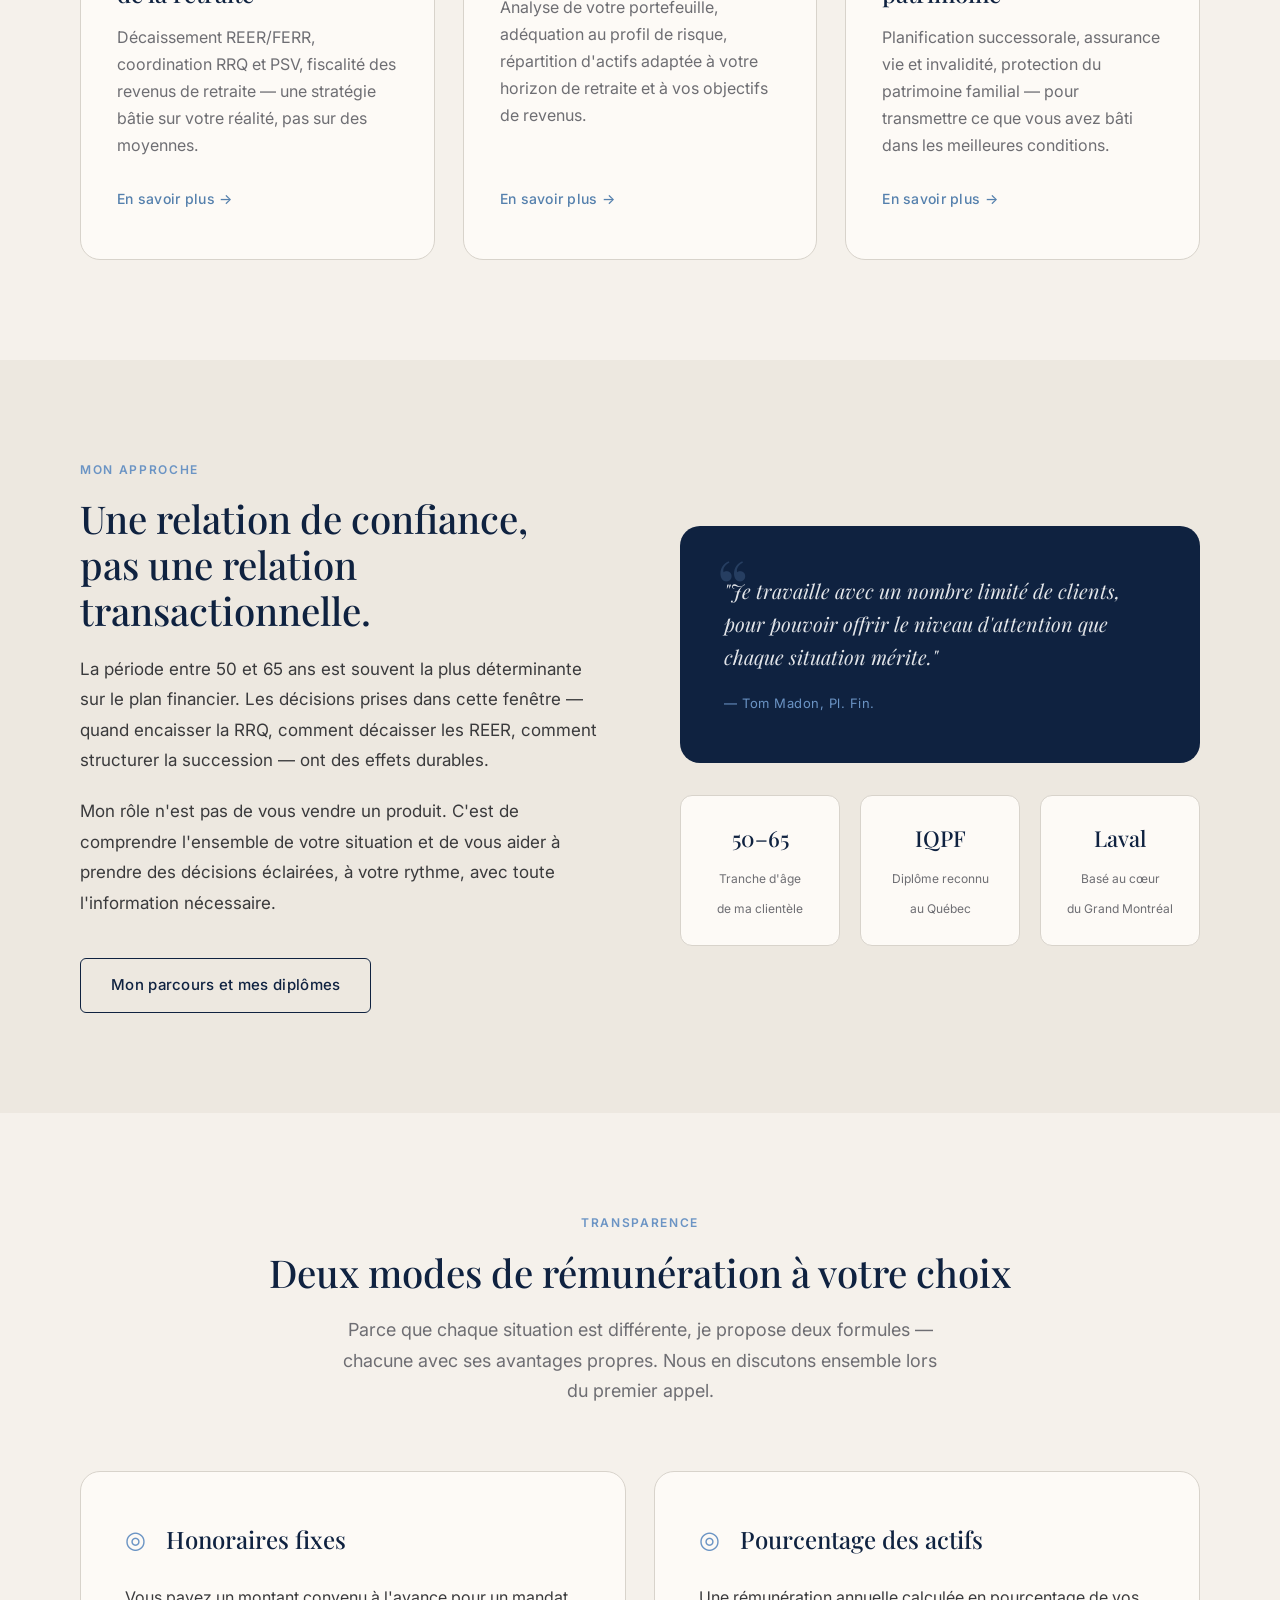
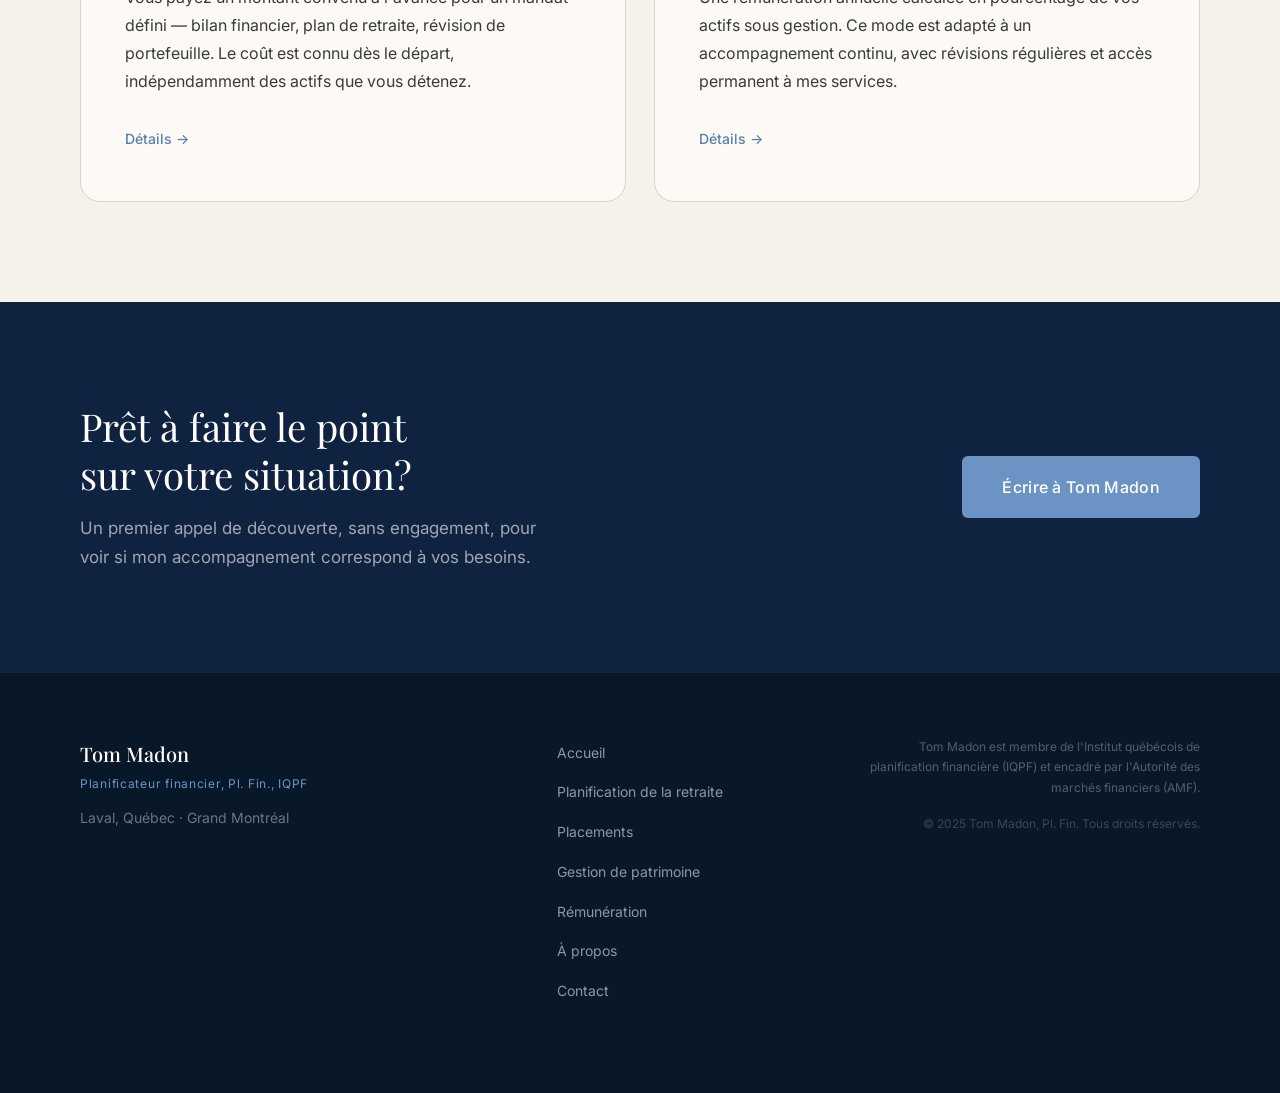
<file: preview-standalone.html>
<!DOCTYPE html>
<html lang="fr">
<head>
  <meta charset="UTF-8" />
  <meta name="viewport" content="width=device-width, initial-scale=1.0" />
  <title>Tom Madon, Pl. Fin. — Planificateur financier, Laval</title>
  <link rel="preconnect" href="https://fonts.googleapis.com" />
  <link rel="preconnect" href="https://fonts.gstatic.com" crossorigin />
  <link href="https://fonts.googleapis.com/css2?family=Playfair+Display:ital,wght@0,400;0,500;0,700;1,400;1,500&family=Inter:wght@300;400;500;600&display=swap" rel="stylesheet" />
  <style>/* ═══════════════════════════════════════════════════════
   Tom Madon — Planificateur financier
   Design System
   ═══════════════════════════════════════════════════════ */

/* ── Tokens ─────────────────────────────────────────── */
:root {
  --navy:          #0F2240;
  --navy-dark:     #091829;
  --navy-mid:      #1A3560;
  --navy-light:    #2A5089;
  --accent:        #6B94C4;        /* bleu pâle désaturé */
  --accent-hover:  #5580AD;
  --sand:          #F5F1EB;        /* fond sable/blanc cassé */
  --sand-dark:     #EDE8E0;
  --white:         #FDFAF6;
  --text-primary:  #1C1C1E;
  --text-body:     #3A3A3C;
  --text-muted:    #6E6E73;
  --text-light:    #AEAEB2;
  --border:        #D8D3CB;

  --font-serif:    'Playfair Display', Georgia, serif;
  --font-sans:     'Inter', -apple-system, BlinkMacSystemFont, sans-serif;

  --radius-sm:     6px;
  --radius-md:     12px;
  --radius-lg:     20px;

  --shadow-sm:     0 1px 3px rgba(15,34,64,0.08);
  --shadow-md:     0 4px 16px rgba(15,34,64,0.10);
  --shadow-lg:     0 12px 40px rgba(15,34,64,0.14);

  --max-w:         1200px;
  --nav-h:         80px;
}

/* ── Reset ──────────────────────────────────────────── */
*, *::before, *::after { box-sizing: border-box; margin: 0; padding: 0; }
html { scroll-behavior: smooth; -webkit-font-smoothing: antialiased; }
body {
  font-family: var(--font-sans);
  font-size: 18px;
  line-height: 1.65;
  color: var(--text-body);
  background: var(--sand);
}
img, svg { display: block; max-width: 100%; }
a { text-decoration: none; color: inherit; }
ul { list-style: none; }

/* ── Container ──────────────────────────────────────── */
.container {
  max-width: var(--max-w);
  margin: 0 auto;
  padding: 0 40px;
}

/* ── Section spacing ────────────────────────────────── */
.section { padding: 100px 0; }

/* ── Section headers ────────────────────────────────── */
.section-eyebrow {
  font-family: var(--font-sans);
  font-size: 12px;
  font-weight: 600;
  letter-spacing: 0.14em;
  text-transform: uppercase;
  color: var(--accent);
  margin-bottom: 16px;
}
.section-title {
  font-family: var(--font-serif);
  font-size: clamp(32px, 3vw, 44px);
  font-weight: 500;
  color: var(--navy);
  line-height: 1.2;
  margin-bottom: 20px;
}
.section-subtitle {
  font-size: 18px;
  color: var(--text-muted);
  max-width: 600px;
  line-height: 1.7;
}
.section-header {
  text-align: center;
  margin-bottom: 64px;
}
.section-header .section-subtitle {
  margin: 0 auto;
}

/* ─────────────────────────────────────────────────────
   BUTTONS
───────────────────────────────────────────────────── */
.btn {
  display: inline-flex;
  align-items: center;
  gap: 8px;
  padding: 14px 30px;
  border-radius: var(--radius-sm);
  font-family: var(--font-sans);
  font-size: 15px;
  font-weight: 500;
  letter-spacing: 0.02em;
  cursor: pointer;
  border: none;
  transition: all 0.2s ease;
  white-space: nowrap;
}
.btn-primary {
  background: var(--accent);
  color: #fff;
}
.btn-primary:hover {
  background: var(--accent-hover);
  transform: translateY(-1px);
  box-shadow: var(--shadow-md);
}
.btn-ghost {
  background: transparent;
  color: var(--white);
  border: 1.5px solid rgba(255,255,255,0.35);
}
.btn-ghost:hover {
  background: rgba(255,255,255,0.08);
  border-color: rgba(255,255,255,0.6);
}
.btn-outline {
  background: transparent;
  color: var(--navy);
  border: 1.5px solid var(--navy);
}
.btn-outline:hover {
  background: var(--navy);
  color: var(--white);
}
.btn-large {
  padding: 18px 40px;
  font-size: 16px;
}

/* ─────────────────────────────────────────────────────
   NAVIGATION
───────────────────────────────────────────────────── */
.site-header {
  position: fixed;
  top: 0; left: 0; right: 0;
  z-index: 100;
  background: rgba(9, 24, 41, 0.96);
  backdrop-filter: blur(12px);
  -webkit-backdrop-filter: blur(12px);
  border-bottom: 1px solid rgba(255,255,255,0.06);
  height: var(--nav-h);
}
.nav-container {
  max-width: var(--max-w);
  margin: 0 auto;
  padding: 0 40px;
  height: 100%;
  display: flex;
  align-items: center;
  justify-content: space-between;
  gap: 32px;
}
.nav-logo {
  display: flex;
  flex-direction: column;
  line-height: 1.2;
  flex-shrink: 0;
}
.logo-name {
  font-family: var(--font-serif);
  font-size: 20px;
  font-weight: 500;
  color: #fff;
  letter-spacing: 0.01em;
}
.logo-title {
  font-family: var(--font-sans);
  font-size: 11px;
  font-weight: 400;
  color: var(--accent);
  letter-spacing: 0.08em;
  text-transform: uppercase;
}
.nav-links {
  display: flex;
  align-items: center;
  gap: 4px;
}
.nav-link {
  padding: 8px 14px;
  font-size: 14px;
  font-weight: 400;
  color: rgba(255,255,255,0.75);
  border-radius: var(--radius-sm);
  transition: color 0.15s, background 0.15s;
  display: flex;
  align-items: center;
  gap: 4px;
}
.nav-link:hover, .nav-link.active {
  color: #fff;
  background: rgba(255,255,255,0.06);
}
.nav-cta {
  margin-left: 12px;
  background: var(--accent);
  color: #fff !important;
  padding: 9px 18px;
  border-radius: var(--radius-sm);
}
.nav-cta:hover {
  background: var(--accent-hover) !important;
}
.chevron { font-size: 12px; opacity: 0.7; }

/* Dropdown */
.nav-dropdown { position: relative; }
.dropdown-menu {
  display: none;
  position: absolute;
  top: calc(100% + 8px);
  left: 0;
  background: var(--navy-dark);
  border: 1px solid rgba(255,255,255,0.08);
  border-radius: var(--radius-md);
  padding: 8px;
  min-width: 260px;
  box-shadow: var(--shadow-lg);
}
.nav-dropdown:hover .dropdown-menu { display: block; }
.dropdown-menu li a {
  display: block;
  padding: 10px 16px;
  font-size: 14px;
  color: rgba(255,255,255,0.80);
  border-radius: var(--radius-sm);
  transition: background 0.15s, color 0.15s;
}
.dropdown-menu li a:hover {
  background: rgba(255,255,255,0.07);
  color: #fff;
}
.nav-hamburger {
  display: none;
  flex-direction: column;
  gap: 5px;
  background: none;
  border: none;
  cursor: pointer;
  padding: 4px;
}
.nav-hamburger span {
  display: block;
  width: 24px;
  height: 2px;
  background: #fff;
  border-radius: 2px;
}

/* ─────────────────────────────────────────────────────
   HERO
───────────────────────────────────────────────────── */
.hero {
  background: linear-gradient(135deg, var(--navy-dark) 0%, var(--navy) 50%, var(--navy-mid) 100%);
  min-height: 100vh;
  display: flex;
  align-items: center;
  padding-top: var(--nav-h);
  position: relative;
  overflow: hidden;
}
.hero::before {
  content: '';
  position: absolute;
  inset: 0;
  background:
    radial-gradient(ellipse 60% 80% at 70% 50%, rgba(107,148,196,0.12) 0%, transparent 60%),
    radial-gradient(ellipse 40% 40% at 10% 90%, rgba(42,80,137,0.3) 0%, transparent 50%);
  pointer-events: none;
}
/* Subtle grid texture */
.hero::after {
  content: '';
  position: absolute;
  inset: 0;
  background-image:
    linear-gradient(rgba(255,255,255,0.025) 1px, transparent 1px),
    linear-gradient(90deg, rgba(255,255,255,0.025) 1px, transparent 1px);
  background-size: 80px 80px;
  pointer-events: none;
}
.hero-inner {
  max-width: var(--max-w);
  margin: 0 auto;
  padding: 80px 40px;
  display: -webkit-flex;
  display: flex;
  -webkit-align-items: center;
  align-items: center;
  gap: 80px;
  position: relative;
  z-index: 1;
}
.hero-content {
  -webkit-flex: 1 1 auto;
  flex: 1 1 auto;
  min-width: 0;
}
.hero-visual {
  -webkit-flex: 0 0 420px;
  flex: 0 0 420px;
  width: 420px;
}
.hero-eyebrow {
  font-size: 12px;
  font-weight: 600;
  letter-spacing: 0.14em;
  text-transform: uppercase;
  color: var(--accent);
  margin-bottom: 24px;
}
.hero-title {
  font-family: var(--font-serif);
  font-size: clamp(40px, 4.5vw, 64px);
  font-weight: 400;
  color: #fff;
  line-height: 1.15;
  margin-bottom: 28px;
}
.hero-title em {
  font-style: italic;
  color: rgba(255,255,255,0.70);
}
.hero-body {
  font-size: 18px;
  color: rgba(255,255,255,0.68);
  line-height: 1.75;
  max-width: 540px;
  margin-bottom: 44px;
}
.hero-actions {
  display: flex;
  gap: 16px;
  flex-wrap: wrap;
}

/* Hero photo */
.hero-visual {
  position: relative;
  display: -webkit-flex;
  display: flex;
  -webkit-flex-direction: column;
  flex-direction: column;
  -webkit-align-items: center;
  align-items: center;
  gap: 24px;
}
.hero-photo-frame {
  width: 320px;
  height: 400px;
  border-radius: var(--radius-lg);
  background: rgba(255,255,255,0.04);
  border: 1px solid rgba(255,255,255,0.10);
  display: flex;
  align-items: center;
  justify-content: center;
  overflow: hidden;
  box-shadow: var(--shadow-lg);
  backdrop-filter: blur(4px);
}
.hero-photo-placeholder {
  width: 100%;
  height: 100%;
  background: linear-gradient(160deg, rgba(107,148,196,0.18) 0%, rgba(15,34,64,0.3) 100%);
  display: flex;
  align-items: center;
  justify-content: center;
}
.photo-initials {
  font-family: var(--font-serif);
  font-size: 72px;
  font-weight: 400;
  color: rgba(255,255,255,0.20);
  letter-spacing: -2px;
}
.hero-credential {
  width: 100%;
  max-width: 320px;
}
.credential-badge {
  display: flex;
  align-items: center;
  gap: 14px;
  background: rgba(255,255,255,0.06);
  border: 1px solid rgba(255,255,255,0.10);
  border-radius: var(--radius-md);
  padding: 16px 20px;
  backdrop-filter: blur(8px);
}
.badge-icon {
  font-size: 20px;
  color: var(--accent);
}
.credential-badge strong {
  display: block;
  font-size: 16px;
  font-weight: 600;
  color: #fff;
  font-family: var(--font-serif);
}
.credential-badge span {
  font-size: 13px;
  color: rgba(255,255,255,0.55);
}

/* ─────────────────────────────────────────────────────
   VALUE STRIP
───────────────────────────────────────────────────── */
.value-strip {
  background: var(--navy);
  padding: 40px 0;
}
.value-list {
  display: flex;
  align-items: center;
  justify-content: center;
  gap: 0;
  flex-wrap: wrap;
}
.value-item {
  display: flex;
  align-items: center;
  gap: 14px;
  padding: 16px 40px;
  text-align: left;
}
.value-item p {
  font-size: 14px;
  color: rgba(255,255,255,0.60);
  line-height: 1.5;
}
.value-item p strong {
  color: rgba(255,255,255,0.90);
  font-weight: 500;
}
.value-icon {
  font-size: 16px;
  color: var(--accent);
  flex-shrink: 0;
}
.value-divider {
  width: 1px;
  height: 40px;
  background: rgba(255,255,255,0.10);
  flex-shrink: 0;
}

/* ─────────────────────────────────────────────────────
   SERVICES
───────────────────────────────────────────────────── */
.services-section {
  background: var(--sand);
}
.services-grid {
  display: -webkit-flex;
  display: flex;
  gap: 28px;
  -webkit-align-items: stretch;
  align-items: stretch;
}
.services-grid .service-card {
  -webkit-flex: 1 1 0;
  flex: 1 1 0;
  width: 0;
  min-width: 0;
}
.service-card {
  display: flex;
  flex-direction: column;
  background: var(--white);
  border: 1px solid var(--border);
  border-radius: var(--radius-lg);
  padding: 48px 36px;
  transition: transform 0.25s ease, box-shadow 0.25s ease, border-color 0.25s ease;
  cursor: pointer;
  position: relative;
  overflow: hidden;
}
.service-card::before {
  content: '';
  position: absolute;
  top: 0; left: 0; right: 0;
  height: 3px;
  background: linear-gradient(90deg, var(--accent) 0%, var(--navy-light) 100%);
  opacity: 0;
  transition: opacity 0.25s ease;
}
.service-card:hover {
  transform: translateY(-6px);
  box-shadow: var(--shadow-lg);
  border-color: rgba(107,148,196,0.25);
}
.service-card:hover::before { opacity: 1; }
.service-card-number {
  font-family: var(--font-serif);
  font-size: 13px;
  font-weight: 400;
  color: var(--text-light);
  letter-spacing: 0.05em;
  margin-bottom: 28px;
}
.service-card-icon {
  width: 44px;
  height: 44px;
  color: var(--navy-light);
  margin-bottom: 24px;
}
.service-card-icon svg { width: 100%; height: 100%; }
.service-card-title {
  font-family: var(--font-serif);
  font-size: 24px;
  font-weight: 500;
  color: var(--navy);
  line-height: 1.25;
  margin-bottom: 16px;
}
.service-card-body {
  font-size: 16px;
  color: var(--text-muted);
  line-height: 1.70;
  flex: 1;
  margin-bottom: 28px;
}
.service-card-link {
  font-size: 14px;
  font-weight: 500;
  color: var(--accent-hover);
  letter-spacing: 0.02em;
  transition: color 0.15s;
}
.service-card:hover .service-card-link { color: var(--navy); }

/* ─────────────────────────────────────────────────────
   APPROACH
───────────────────────────────────────────────────── */
.approach-section {
  background: var(--sand-dark);
}
.approach-grid {
  display: -webkit-flex;
  display: flex;
  gap: 80px;
  -webkit-align-items: center;
  align-items: center;
}
.approach-text {
  -webkit-flex: 1 1 0;
  flex: 1 1 0;
  min-width: 0;
}
.approach-visual {
  -webkit-flex: 1 1 0;
  flex: 1 1 0;
  min-width: 0;
}
.approach-body {
  font-size: 17px;
  color: var(--text-body);
  line-height: 1.80;
  margin-bottom: 20px;
}
.approach-body:last-of-type { margin-bottom: 40px; }
.approach-quote-block {
  background: var(--navy);
  border-radius: var(--radius-lg);
  padding: 48px 44px;
  margin-bottom: 32px;
  position: relative;
}
.approach-quote-block::before {
  content: '\201C';
  position: absolute;
  top: 20px;
  left: 36px;
  font-family: var(--font-serif);
  font-size: 80px;
  color: rgba(107,148,196,0.25);
  line-height: 1;
}
.approach-quote {
  font-family: var(--font-serif);
  font-size: 20px;
  font-style: italic;
  color: rgba(255,255,255,0.88);
  line-height: 1.65;
  position: relative;
  z-index: 1;
}
.approach-cite {
  display: block;
  margin-top: 20px;
  font-size: 13px;
  color: var(--accent);
  font-style: normal;
  letter-spacing: 0.04em;
}
.approach-stats {
  display: -webkit-flex;
  display: flex;
  gap: 20px;
}
.approach-stats .stat-item {
  -webkit-flex: 1 1 0;
  flex: 1 1 0;
  min-width: 0;
}
.stat-item {
  text-align: center;
  background: var(--white);
  border: 1px solid var(--border);
  border-radius: var(--radius-md);
  padding: 24px 16px;
}
.stat-number {
  display: block;
  font-family: var(--font-serif);
  font-size: 22px;
  font-weight: 500;
  color: var(--navy);
  margin-bottom: 6px;
}
.stat-label {
  font-size: 12px;
  color: var(--text-muted);
  line-height: 1.5;
}

/* ─────────────────────────────────────────────────────
   REMUNERATION
───────────────────────────────────────────────────── */
.remu-section {
  background: var(--sand);
}
.remu-grid {
  display: -webkit-flex;
  display: flex;
  gap: 28px;
}
.remu-card {
  -webkit-flex: 1 1 0;
  flex: 1 1 0;
  min-width: 0;
}
.remu-card {
  background: var(--white);
  border: 1px solid var(--border);
  border-radius: var(--radius-lg);
  padding: 48px 44px;
}
.remu-card-header {
  display: flex;
  align-items: center;
  gap: 16px;
  margin-bottom: 24px;
  flex-wrap: nowrap;
}
.remu-icon {
  margin-right: 4px;
}
.remu-icon {
  font-size: 24px;
  color: var(--accent);
  flex-shrink: 0;
}
.remu-card-header h3 {
  font-family: var(--font-serif);
  font-size: 24px;
  font-weight: 500;
  color: var(--navy);
}
.remu-body {
  font-size: 16px;
  color: var(--text-body);
  line-height: 1.75;
  margin-bottom: 28px;
}
.remu-link {
  font-size: 14px;
  font-weight: 500;
  color: var(--accent-hover);
  transition: color 0.15s;
}
.remu-link:hover { color: var(--navy); }

/* ─────────────────────────────────────────────────────
   CTA SECTION
───────────────────────────────────────────────────── */
.cta-section {
  background: var(--navy);
  padding: 100px 0;
}
.cta-inner {
  display: flex;
  align-items: center;
  justify-content: space-between;
  gap: 60px;
  flex-wrap: wrap;
}
.cta-title {
  font-family: var(--font-serif);
  font-size: clamp(28px, 3vw, 42px);
  font-weight: 400;
  color: #fff;
  line-height: 1.25;
  margin-bottom: 16px;
}
.cta-body {
  font-size: 17px;
  color: rgba(255,255,255,0.60);
  max-width: 480px;
  line-height: 1.70;
}

/* ─────────────────────────────────────────────────────
   FOOTER
───────────────────────────────────────────────────── */
.site-footer {
  background: var(--navy-dark);
  padding: 64px 0 40px;
  border-top: 1px solid rgba(255,255,255,0.06);
}
.footer-grid {
  display: -webkit-flex;
  display: flex;
  gap: 60px;
  -webkit-align-items: flex-start;
  align-items: flex-start;
  margin-bottom: 48px;
}
.footer-brand {
  -webkit-flex: 1 1 0;
  flex: 1 1 0;
  min-width: 0;
}
.footer-nav {
  -webkit-flex: 0 0 auto;
  flex: 0 0 auto;
}
.footer-legal {
  -webkit-flex: 1 1 0;
  flex: 1 1 0;
  min-width: 0;
  text-align: right;
}
.footer-logo {
  display: block;
  font-family: var(--font-serif);
  font-size: 20px;
  font-weight: 500;
  color: #fff;
  margin-bottom: 4px;
}
.footer-logo-sub {
  display: block;
  font-size: 12px;
  color: var(--accent);
  letter-spacing: 0.06em;
  margin-bottom: 12px;
}
.footer-address {
  font-size: 14px;
  color: rgba(255,255,255,0.40);
}
.footer-nav ul {
  display: flex;
  flex-direction: column;
  gap: 10px;
}
.footer-nav a {
  font-size: 14px;
  color: rgba(255,255,255,0.55);
  transition: color 0.15s;
}
.footer-nav a:hover { color: #fff; }
.footer-legal {
  text-align: right;
}
.footer-legal p {
  font-size: 12px;
  color: rgba(255,255,255,0.30);
  line-height: 1.70;
  margin-bottom: 16px;
  max-width: 340px;
  margin-left: auto;
}
.footer-copy {
  font-size: 12px;
  color: rgba(255,255,255,0.20) !important;
}

/* ─────────────────────────────────────────────────────
   RESPONSIVE
───────────────────────────────────────────────────── */
@media (max-width: 1024px) {
  .hero-inner { flex-direction: column; gap: 60px; }
  .hero-content { flex: none; width: 100%; }
  .hero-visual { display: none; }
  .services-grid { flex-direction: column; max-width: 540px; margin: 0 auto; }
  .services-grid .service-card { flex: none; width: 100%; }
  .approach-grid { flex-direction: column; gap: 48px; }
  .approach-text, .approach-visual { flex: none; width: 100%; }
  .footer-grid { flex-direction: column; gap: 40px; }
  .footer-brand, .footer-legal { flex: none; width: 100%; }
  .footer-legal { text-align: left; }
  .footer-legal p { margin-left: 0; }
}

@media (max-width: 768px) {
  :root { --nav-h: 70px; }
  .container { padding: 0 24px; }
  .section { padding: 72px 0; }
  .nav-links { display: none; }
  .nav-hamburger { display: flex; }
  .hero-inner { padding: 60px 24px; }
  .hero-title { font-size: 38px; }
  .remu-grid { flex-direction: column; }
  .remu-card { flex: none; width: 100%; }
  .approach-stats { flex-direction: column; gap: 12px; }
  .approach-stats .stat-item { flex: none; width: 100%; }
  .value-list { flex-direction: column; align-items: flex-start; }
  .value-divider { width: 40px; height: 1px; margin: 0 0 0 16px; }
  .value-item { padding: 12px 24px; }
  .cta-inner { flex-direction: column; text-align: center; }
  .cta-body { margin: 0 auto; }
}
</style>
</head>
<body>

  <!-- ═══════════════════════════ NAVIGATION ═══════════════════════════ -->
  <header class="site-header">
    <nav class="nav-container">
      <a href="index.html" class="nav-logo">
        <span class="logo-name">Tom Madon</span>
        <span class="logo-title">Pl. Fin., IQPF</span>
      </a>
      <ul class="nav-links">
        <li><a href="index.html" class="nav-link active">Accueil</a></li>
        <li class="nav-dropdown">
          <a href="#" class="nav-link">Services <span class="chevron">&#8964;</span></a>
          <ul class="dropdown-menu">
            <li><a href="retraite.html">Planification de la retraite</a></li>
            <li><a href="placements.html">Placements</a></li>
            <li><a href="patrimoine.html">Gestion de patrimoine</a></li>
          </ul>
        </li>
        <li><a href="remuneration.html" class="nav-link">Rémunération</a></li>
        <li><a href="apropos.html" class="nav-link">À propos</a></li>
        <li><a href="contact.html" class="nav-link nav-cta">Prendre contact</a></li>
      </ul>
      <button class="nav-hamburger" aria-label="Menu">
        <span></span><span></span><span></span>
      </button>
    </nav>
  </header>

  <!-- ═══════════════════════════ HERO ═══════════════════════════ -->
  <section class="hero">
    <div class="hero-inner">
      <div class="hero-content">
        <p class="hero-eyebrow">Planification financière indépendante · Laval &amp; Grand Montréal</p>
        <h1 class="hero-title">
          Préparer votre retraite avec<br />
          <em>clarté, méthode et attention.</em>
        </h1>
        <p class="hero-body">
          Je m'appelle Tom Madon. Diplômé de l'IQPF et planificateur financier depuis plusieurs années,
          j'accompagne des personnes entre 50 et 65 ans qui veulent aborder la retraite avec confiance —
          sans complexité inutile, sans conflit d'intérêts cachés.
        </p>
        <div class="hero-actions">
          <a href="contact.html" class="btn btn-primary">Discuter de votre situation</a>
          <a href="retraite.html" class="btn btn-ghost">Découvrir mes services</a>
        </div>
      </div>
      <div class="hero-visual">
        <div class="hero-photo-frame">
          <div class="hero-photo-placeholder">
            <div class="photo-initials">TM</div>
          </div>
        </div>
        <div class="hero-credential">
          <div class="credential-badge">
            <span class="badge-icon">✦</span>
            <div>
              <strong>Pl. Fin.</strong>
              <span>Diplômé IQPF</span>
            </div>
          </div>
        </div>
      </div>
    </div>
  </section>

  <!-- ═══════════════════════════ VALEUR ═══════════════════════════ -->
  <section class="value-strip">
    <div class="container">
      <ul class="value-list">
        <li class="value-item">
          <span class="value-icon">◈</span>
          <p>Conseils indépendants,<br /><strong>sans produit à vendre</strong></p>
        </li>
        <li class="value-divider"></li>
        <li class="value-item">
          <span class="value-icon">◈</span>
          <p>Planification globale :<br /><strong>retraite, fiscalité, succession</strong></p>
        </li>
        <li class="value-divider"></li>
        <li class="value-item">
          <span class="value-icon">◈</span>
          <p>Rémunération<br /><strong>transparente et au choix</strong></p>
        </li>
        <li class="value-divider"></li>
        <li class="value-item">
          <span class="value-icon">◈</span>
          <p>Clientèle limitée pour<br /><strong>un suivi personnalisé</strong></p>
        </li>
      </ul>
    </div>
  </section>

  <!-- ═══════════════════════════ SERVICES ═══════════════════════════ -->
  <section class="services-section section">
    <div class="container">
      <div class="section-header">
        <p class="section-eyebrow">Ce que je fais</p>
        <h2 class="section-title">Trois domaines d'accompagnement</h2>
        <p class="section-subtitle">
          Chaque engagement commence par une écoute approfondie de votre situation —
          pas par un produit ou une solution préconçue.
        </p>
      </div>
      <div class="services-grid">

        <a href="retraite.html" class="service-card">
          <div class="service-card-number">01</div>
          <div class="service-card-icon">
            <svg viewBox="0 0 48 48" fill="none" xmlns="http://www.w3.org/2000/svg">
              <circle cx="24" cy="24" r="18" stroke="currentColor" stroke-width="1.5"/>
              <path d="M24 14v10l6 4" stroke="currentColor" stroke-width="1.5" stroke-linecap="round"/>
            </svg>
          </div>
          <h3 class="service-card-title">Planification<br />de la retraite</h3>
          <p class="service-card-body">
            Décaissement REER/FERR, coordination RRQ et PSV,
            fiscalité des revenus de retraite — une stratégie bâtie
            sur votre réalité, pas sur des moyennes.
          </p>
          <span class="service-card-link">En savoir plus →</span>
        </a>

        <a href="placements.html" class="service-card">
          <div class="service-card-number">02</div>
          <div class="service-card-icon">
            <svg viewBox="0 0 48 48" fill="none" xmlns="http://www.w3.org/2000/svg">
              <polyline points="8,36 18,24 26,30 40,14" stroke="currentColor" stroke-width="1.5" stroke-linecap="round" stroke-linejoin="round"/>
              <circle cx="40" cy="14" r="2.5" fill="currentColor"/>
            </svg>
          </div>
          <h3 class="service-card-title">Placements</h3>
          <p class="service-card-body">
            Analyse de votre portefeuille, adéquation au profil de risque,
            répartition d'actifs adaptée à votre horizon de retraite et
            à vos objectifs de revenus.
          </p>
          <span class="service-card-link">En savoir plus →</span>
        </a>

        <a href="patrimoine.html" class="service-card">
          <div class="service-card-number">03</div>
          <div class="service-card-icon">
            <svg viewBox="0 0 48 48" fill="none" xmlns="http://www.w3.org/2000/svg">
              <path d="M24 8L10 18v22h28V18L24 8z" stroke="currentColor" stroke-width="1.5" stroke-linejoin="round"/>
              <rect x="18" y="28" width="12" height="12" stroke="currentColor" stroke-width="1.5"/>
            </svg>
          </div>
          <h3 class="service-card-title">Gestion de<br />patrimoine</h3>
          <p class="service-card-body">
            Planification successorale, assurance vie et invalidité,
            protection du patrimoine familial — pour transmettre ce que
            vous avez bâti dans les meilleures conditions.
          </p>
          <span class="service-card-link">En savoir plus →</span>
        </a>

      </div>
    </div>
  </section>

  <!-- ═══════════════════════════ APPROCHE ═══════════════════════════ -->
  <section class="approach-section section">
    <div class="container approach-grid">
      <div class="approach-text">
        <p class="section-eyebrow">Mon approche</p>
        <h2 class="section-title">Une relation de confiance,<br />pas une relation transactionnelle.</h2>
        <p class="approach-body">
          La période entre 50 et 65 ans est souvent la plus déterminante sur le plan financier.
          Les décisions prises dans cette fenêtre — quand encaisser la RRQ, comment décaisser les REER,
          comment structurer la succession — ont des effets durables.
        </p>
        <p class="approach-body">
          Mon rôle n'est pas de vous vendre un produit. C'est de comprendre l'ensemble de votre
          situation et de vous aider à prendre des décisions éclairées, à votre rythme,
          avec toute l'information nécessaire.
        </p>
        <a href="apropos.html" class="btn btn-outline">Mon parcours et mes diplômes</a>
      </div>
      <div class="approach-visual">
        <div class="approach-quote-block">
          <blockquote class="approach-quote">
            "Je travaille avec un nombre limité de clients, pour pouvoir
             offrir le niveau d'attention que chaque situation mérite."
          </blockquote>
          <cite class="approach-cite">— Tom Madon, Pl. Fin.</cite>
        </div>
        <div class="approach-stats">
          <div class="stat-item">
            <span class="stat-number">50–65</span>
            <span class="stat-label">Tranche d'âge<br />de ma clientèle</span>
          </div>
          <div class="stat-item">
            <span class="stat-number">IQPF</span>
            <span class="stat-label">Diplôme reconnu<br />au Québec</span>
          </div>
          <div class="stat-item">
            <span class="stat-number">Laval</span>
            <span class="stat-label">Basé au cœur<br />du Grand Montréal</span>
          </div>
        </div>
      </div>
    </div>
  </section>

  <!-- ═══════════════════════════ REMUNERATION ═══════════════════════════ -->
  <section class="remu-section section">
    <div class="container">
      <div class="section-header">
        <p class="section-eyebrow">Transparence</p>
        <h2 class="section-title">Deux modes de rémunération à votre choix</h2>
        <p class="section-subtitle">
          Parce que chaque situation est différente, je propose deux formules —
          chacune avec ses avantages propres. Nous en discutons ensemble lors
          du premier appel.
        </p>
      </div>
      <div class="remu-grid">
        <div class="remu-card">
          <div class="remu-card-header">
            <span class="remu-icon">◎</span>
            <h3>Honoraires fixes</h3>
          </div>
          <p class="remu-body">
            Vous payez un montant convenu à l'avance pour un mandat défini —
            bilan financier, plan de retraite, révision de portefeuille.
            Le coût est connu dès le départ, indépendamment des actifs que vous détenez.
          </p>
          <a href="remuneration.html" class="remu-link">Détails →</a>
        </div>
        <div class="remu-card">
          <div class="remu-card-header">
            <span class="remu-icon">◎</span>
            <h3>Pourcentage des actifs</h3>
          </div>
          <p class="remu-body">
            Une rémunération annuelle calculée en pourcentage de vos actifs sous
            gestion. Ce mode est adapté à un accompagnement continu, avec révisions
            régulières et accès permanent à mes services.
          </p>
          <a href="remuneration.html" class="remu-link">Détails →</a>
        </div>
      </div>
    </div>
  </section>

  <!-- ═══════════════════════════ CTA CONTACT ═══════════════════════════ -->
  <section class="cta-section">
    <div class="container cta-inner">
      <div class="cta-text">
        <h2 class="cta-title">Prêt à faire le point<br />sur votre situation?</h2>
        <p class="cta-body">
          Un premier appel de découverte, sans engagement, pour voir si
          mon accompagnement correspond à vos besoins.
        </p>
      </div>
      <a href="contact.html" class="btn btn-primary btn-large">Écrire à Tom Madon</a>
    </div>
  </section>

  <!-- ═══════════════════════════ FOOTER ═══════════════════════════ -->
  <footer class="site-footer">
    <div class="container footer-grid">
      <div class="footer-brand">
        <span class="footer-logo">Tom Madon</span>
        <span class="footer-logo-sub">Planificateur financier, Pl. Fin., IQPF</span>
        <p class="footer-address">Laval, Québec · Grand Montréal</p>
      </div>
      <nav class="footer-nav">
        <ul>
          <li><a href="index.html">Accueil</a></li>
          <li><a href="retraite.html">Planification de la retraite</a></li>
          <li><a href="placements.html">Placements</a></li>
          <li><a href="patrimoine.html">Gestion de patrimoine</a></li>
          <li><a href="remuneration.html">Rémunération</a></li>
          <li><a href="apropos.html">À propos</a></li>
          <li><a href="contact.html">Contact</a></li>
        </ul>
      </nav>
      <div class="footer-legal">
        <p>Tom Madon est membre de l'Institut québécois de planification financière (IQPF) et encadré par l'Autorité des marchés financiers (AMF).</p>
        <p class="footer-copy">© 2025 Tom Madon, Pl. Fin. Tous droits réservés.</p>
      </div>
    </div>
  </footer>

  <script>// Mobile nav toggle
const hamburger = document.querySelector('.nav-hamburger');
const navLinks = document.querySelector('.nav-links');

if (hamburger && navLinks) {
  hamburger.addEventListener('click', () => {
    navLinks.classList.toggle('nav-open');
    hamburger.classList.toggle('is-active');
  });
}

// Header scroll effect
const header = document.querySelector('.site-header');
window.addEventListener('scroll', () => {
  if (window.scrollY > 20) {
    header.classList.add('scrolled');
  } else {
    header.classList.remove('scrolled');
  }
}, { passive: true });
</script>
</body>
</html>
</file>
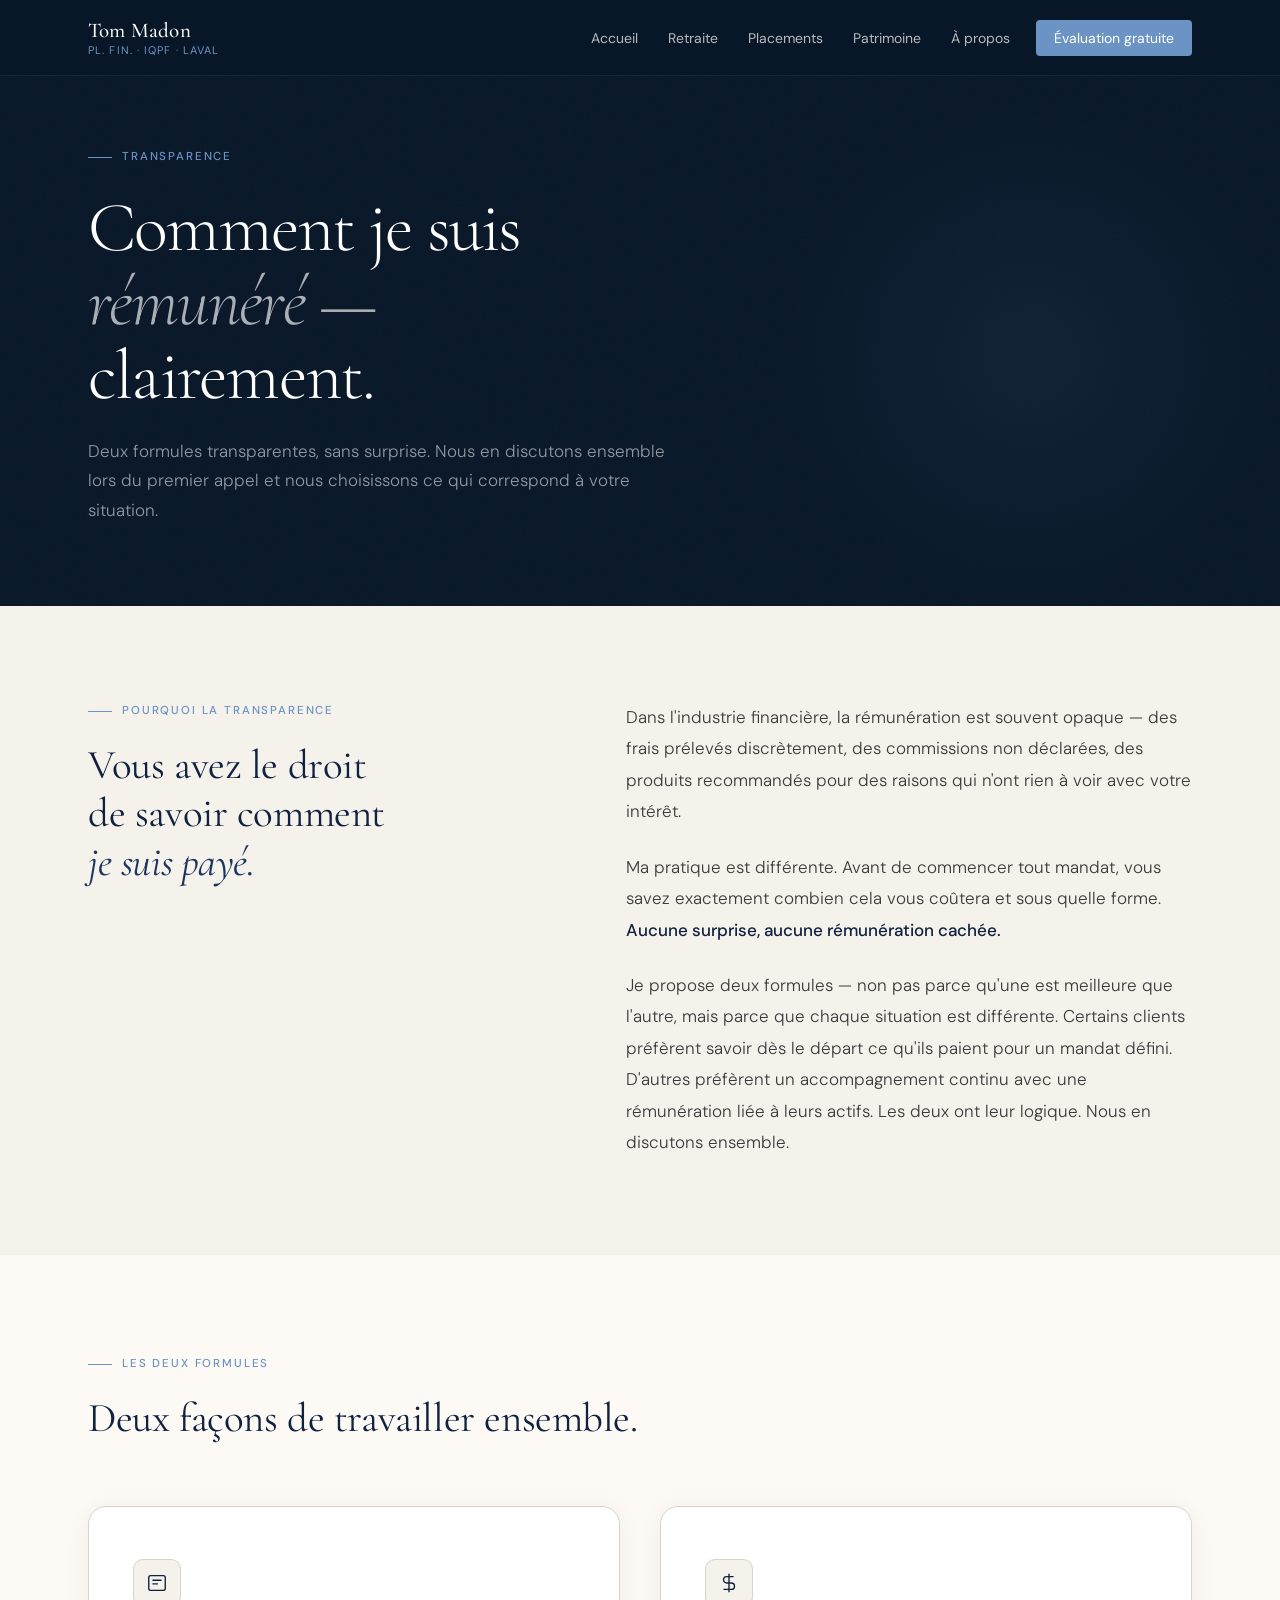
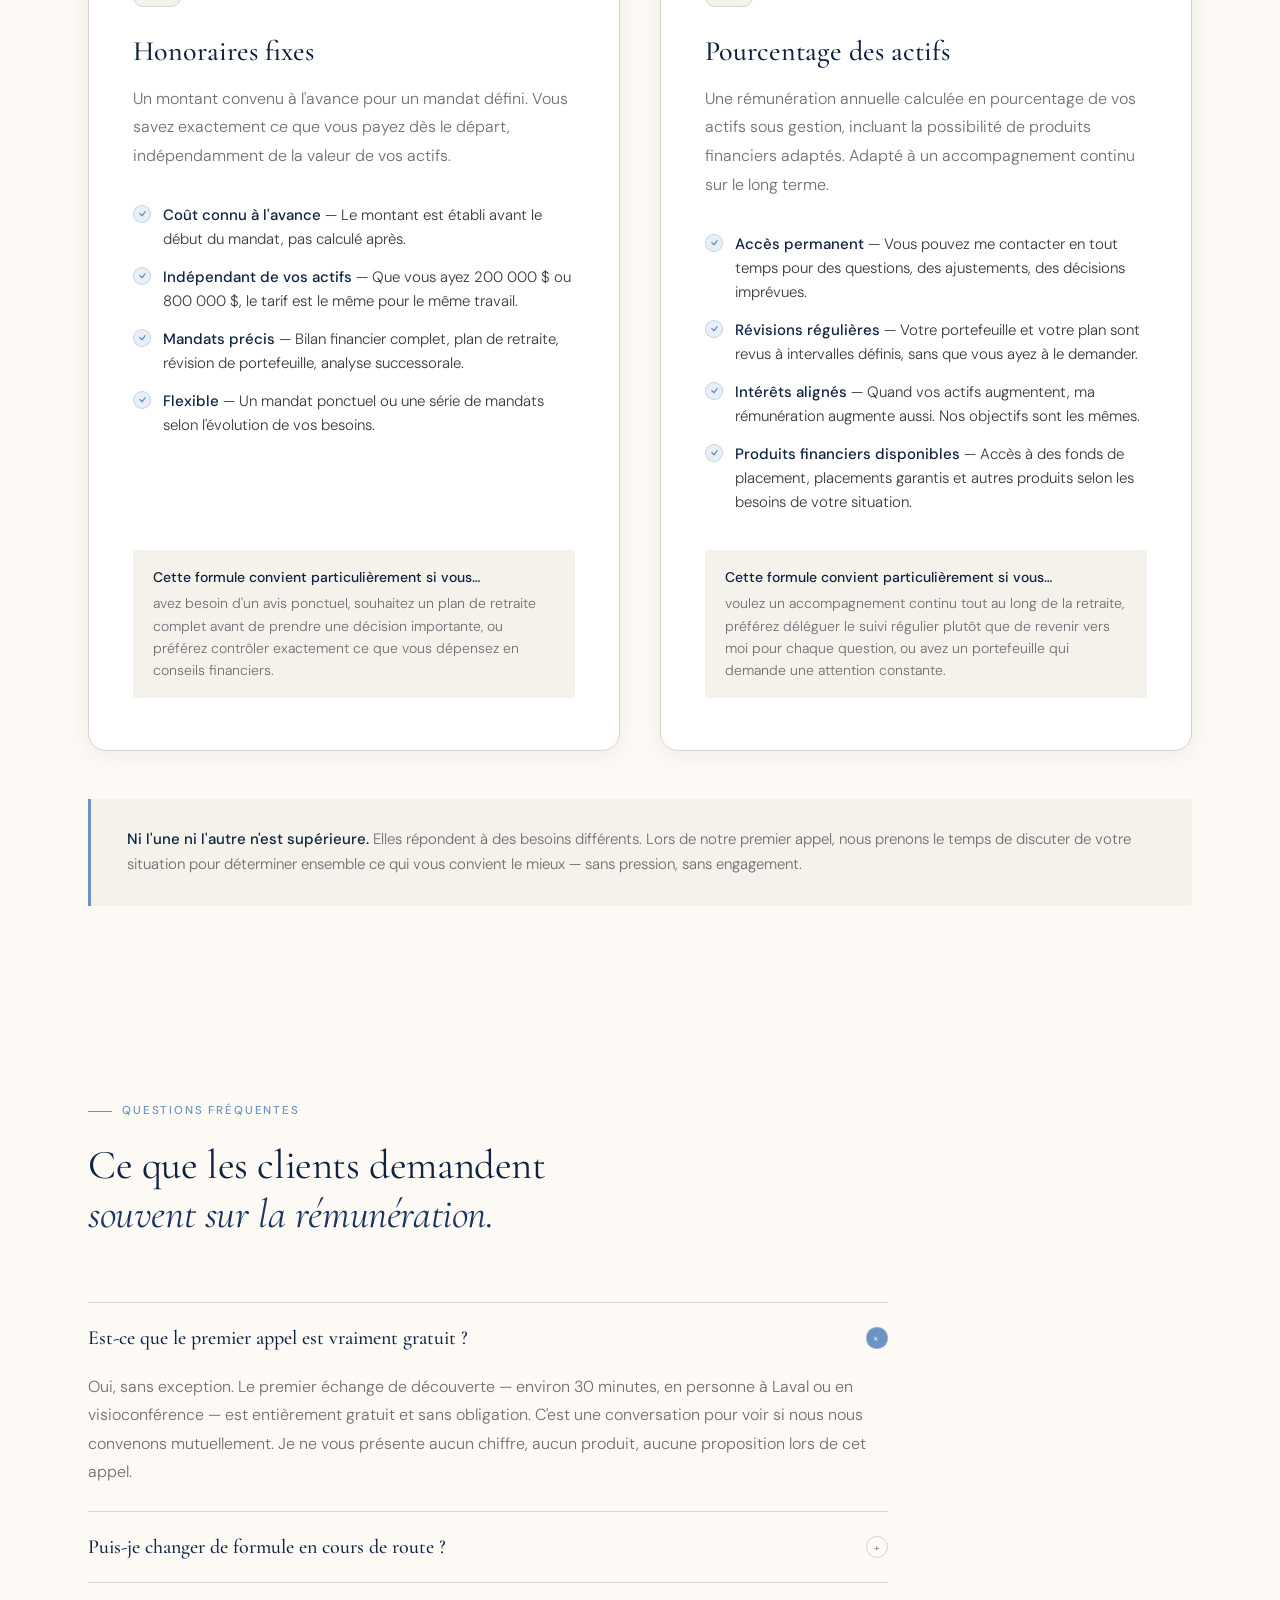
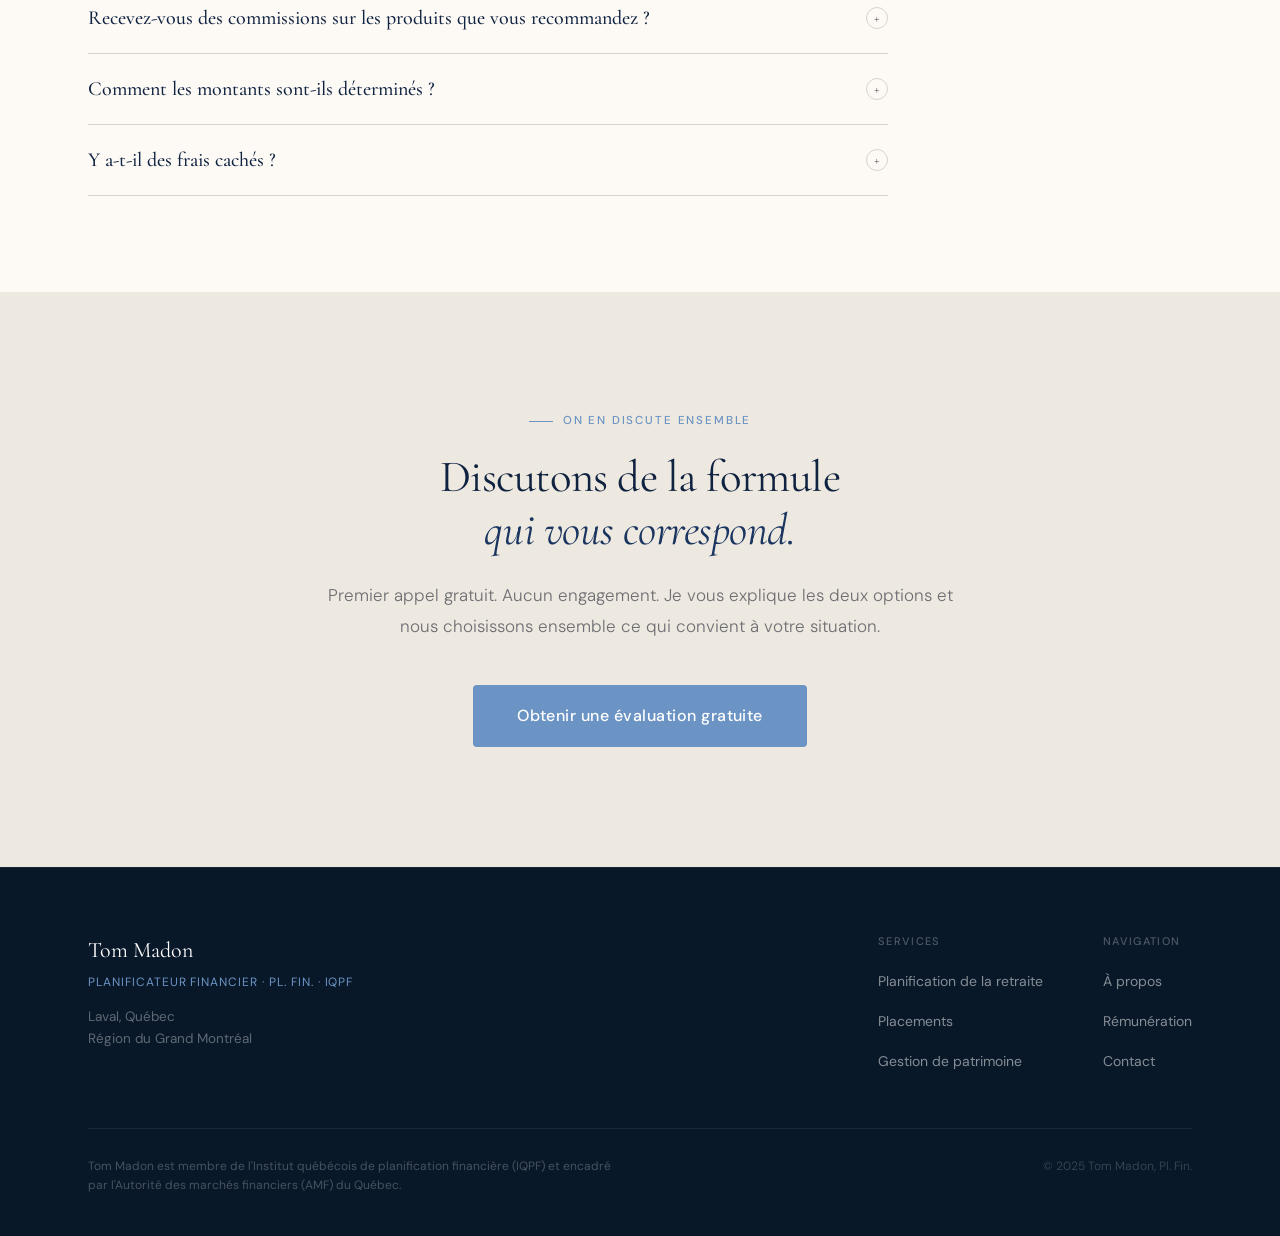
<file: remuneration.html>
<!DOCTYPE html>
<html lang="fr-CA">
<head>
  <meta charset="UTF-8" />
  <meta name="viewport" content="width=device-width, initial-scale=1.0" />
  <title>Rémunération — Tom Madon, Pl. Fin. | Planificateur financier à Laval</title>
  <meta name="description" content="Comment Tom Madon, planificateur financier indépendant à Laval, est rémunéré : honoraires fixes ou pourcentage des actifs. Deux formules transparentes, au choix selon votre situation." />
  <meta name="robots" content="index, follow" />
  <link rel="preconnect" href="https://fonts.googleapis.com" />
  <link rel="preconnect" href="https://fonts.gstatic.com" crossorigin />
  <link href="https://fonts.googleapis.com/css2?family=Cormorant+Garamond:ital,wght@0,300;0,400;0,500;0,600;1,300;1,400;1,500&family=DM+Sans:wght@300;400;500&display=swap" rel="stylesheet" />
  <link rel="stylesheet" href="css/main.css" />
  <style>
  .remu-detail-section {
    padding: 100px 0;
    background: var(--cream);
  }
  .remu-detail-grid {
    display: flex;
    gap: 40px;
    align-items: stretch;
  }
  .remu-detail-card {
    flex: 1 1 0;
    background: #fff;
    border: 1.5px solid var(--border);
    border-radius: var(--r-lg);
    padding: 52px 44px;
    display: flex;
    flex-direction: column;
    box-shadow: 0 4px 24px rgba(9,24,41,0.06);
  }
  .remu-detail-icon {
    width: 48px;
    height: 48px;
    border-radius: var(--r-md);
    background: var(--sand);
    border: 1px solid var(--border);
    display: flex;
    align-items: center;
    justify-content: center;
    margin-bottom: 28px;
  }
  .remu-detail-icon svg { width: 22px; height: 22px; color: var(--navy); }
  .remu-detail-title {
    font-family: var(--serif);
    font-size: 28px;
    font-weight: 500;
    color: var(--navy);
    margin-bottom: 16px;
    line-height: 1.2;
  }
  .remu-detail-desc {
    font-size: 16px;
    font-weight: 300;
    color: var(--txt-mid);
    line-height: 1.8;
    margin-bottom: 32px;
  }
  .remu-detail-list {
    display: flex;
    flex-direction: column;
    gap: 14px;
    margin-bottom: 36px;
    flex: 1;
  }
  .remu-detail-point {
    display: flex;
    align-items: flex-start;
    gap: 12px;
  }
  .remu-detail-check {
    width: 18px;
    height: 18px;
    border-radius: 50%;
    background: rgba(107,148,196,.15);
    border: 1px solid rgba(107,148,196,.3);
    display: flex;
    align-items: center;
    justify-content: center;
    flex-shrink: 0;
    margin-top: 2px;
  }
  .remu-detail-check svg { width: 9px; height: 9px; color: var(--accent); }
  .remu-detail-point-text {
    font-size: 15px;
    font-weight: 300;
    color: var(--txt);
    line-height: 1.6;
  }
  .remu-detail-point-text strong { font-weight: 500; color: var(--navy); }
  .remu-detail-suited {
    background: var(--sand);
    border-radius: var(--r-sm);
    padding: 16px 20px;
    margin-top: auto;
    font-size: 14px;
    font-weight: 300;
    color: var(--txt-mid);
    line-height: 1.6;
  }
  .remu-detail-suited strong { font-weight: 500; color: var(--navy); display: block; margin-bottom: 4px; }
  @media (max-width: 900px) {
    .remu-detail-grid { flex-direction: column; }
    .remu-detail-card { flex: none; }
  }
  </style>
</head>
<body>

<!-- NAV -->
<header class="site-nav">
  <div class="nav-inner">
    <a href="index.html" class="nav-brand">
      <span class="nav-brand-name">Tom Madon</span>
      <span class="nav-brand-sub">Pl. Fin. · IQPF · Laval</span>
    </a>
    <nav>
      <ul class="nav-links">
        <li><a href="index.html">Accueil</a></li>
        <li><a href="retraite.html">Retraite</a></li>
        <li><a href="placements.html">Placements</a></li>
        <li><a href="patrimoine.html">Patrimoine</a></li>
        <li><a href="apropos.html">À propos</a></li>
        <li><a href="contact.html" class="nav-cta-link">Évaluation gratuite</a></li>
      </ul>
    </nav>
    <button class="nav-hamburger" aria-label="Menu"><span></span><span></span><span></span></button>
  </div>
</header>

<!-- PAGE HERO -->
<section class="page-hero">
  <div class="wrap page-hero-inner">
    <p class="page-hero-tag">Transparence</p>
    <h1 class="page-hero-title">Comment je suis<br><em>rémunéré —</em><br>clairement.</h1>
    <p class="page-hero-subtitle">
      Deux formules transparentes, sans surprise. Nous en discutons
      ensemble lors du premier appel et nous choisissons ce qui
      correspond à votre situation.
    </p>
  </div>
</section>

<!-- INTRO TRANSPARENCE -->
<section class="content-section bg-sand">
  <div class="wrap">
    <div class="content-2col">
      <div class="content-2col-left">
        <p class="section-tag">Pourquoi la transparence</p>
        <h2 class="section-heading">Vous avez le droit<br>de savoir comment<br><em>je suis payé.</em></h2>
      </div>
      <div class="content-2col-right">
        <div class="content-prose">
          <p>
            Dans l'industrie financière, la rémunération est souvent opaque —
            des frais prélevés discrètement, des commissions non déclarées,
            des produits recommandés pour des raisons qui n'ont rien à voir
            avec votre intérêt.
          </p>
          <p>
            Ma pratique est différente. Avant de commencer tout mandat, vous savez
            exactement combien cela vous coûtera et sous quelle forme.
            <strong>Aucune surprise, aucune rémunération cachée.</strong>
          </p>
          <p>
            Je propose deux formules — non pas parce qu'une est meilleure que l'autre,
            mais parce que chaque situation est différente. Certains clients préfèrent
            savoir dès le départ ce qu'ils paient pour un mandat défini. D'autres
            préfèrent un accompagnement continu avec une rémunération liée à leurs actifs.
            Les deux ont leur logique. Nous en discutons ensemble.
          </p>
        </div>
      </div>
    </div>
  </div>
</section>

<!-- DEUX FORMULES -->
<section class="remu-detail-section">
  <div class="wrap">
    <div class="section-header">
      <p class="section-tag">Les deux formules</p>
      <h2 class="section-heading">Deux façons de travailler ensemble.</h2>
    </div>

    <div class="remu-detail-grid">

      <!-- Honoraires fixes -->
      <div class="remu-detail-card">
        <div class="remu-detail-icon">
          <svg viewBox="0 0 24 24" fill="none" stroke="currentColor" stroke-width="1.5">
            <rect x="3" y="4" width="18" height="16" rx="2"/>
            <path d="M7 9h10M7 13h6"/>
          </svg>
        </div>
        <h2 class="remu-detail-title">Honoraires fixes</h2>
        <p class="remu-detail-desc">
          Un montant convenu à l'avance pour un mandat défini.
          Vous savez exactement ce que vous payez dès le départ,
          indépendamment de la valeur de vos actifs.
        </p>
        <ul class="remu-detail-list">
          <li class="remu-detail-point">
            <span class="remu-detail-check">
              <svg viewBox="0 0 10 10" fill="none" stroke="currentColor" stroke-width="1.5">
                <path d="M2 5l2.5 2.5L8 3" stroke-linecap="round" stroke-linejoin="round"/>
              </svg>
            </span>
            <span class="remu-detail-point-text"><strong>Coût connu à l'avance</strong> — Le montant est établi avant le début du mandat, pas calculé après.</span>
          </li>
          <li class="remu-detail-point">
            <span class="remu-detail-check">
              <svg viewBox="0 0 10 10" fill="none" stroke="currentColor" stroke-width="1.5">
                <path d="M2 5l2.5 2.5L8 3" stroke-linecap="round" stroke-linejoin="round"/>
              </svg>
            </span>
            <span class="remu-detail-point-text"><strong>Indépendant de vos actifs</strong> — Que vous ayez 200 000 $ ou 800 000 $, le tarif est le même pour le même travail.</span>
          </li>
          <li class="remu-detail-point">
            <span class="remu-detail-check">
              <svg viewBox="0 0 10 10" fill="none" stroke="currentColor" stroke-width="1.5">
                <path d="M2 5l2.5 2.5L8 3" stroke-linecap="round" stroke-linejoin="round"/>
              </svg>
            </span>
            <span class="remu-detail-point-text"><strong>Mandats précis</strong> — Bilan financier complet, plan de retraite, révision de portefeuille, analyse successorale.</span>
          </li>
          <li class="remu-detail-point">
            <span class="remu-detail-check">
              <svg viewBox="0 0 10 10" fill="none" stroke="currentColor" stroke-width="1.5">
                <path d="M2 5l2.5 2.5L8 3" stroke-linecap="round" stroke-linejoin="round"/>
              </svg>
            </span>
            <span class="remu-detail-point-text"><strong>Flexible</strong> — Un mandat ponctuel ou une série de mandats selon l'évolution de vos besoins.</span>
          </li>
        </ul>
        <div class="remu-detail-suited">
          <strong>Cette formule convient particulièrement si vous…</strong>
          avez besoin d'un avis ponctuel, souhaitez un plan de retraite complet avant de prendre une décision importante, ou préférez contrôler exactement ce que vous dépensez en conseils financiers.
        </div>
      </div>

      <!-- Pourcentage des actifs -->
      <div class="remu-detail-card">
        <div class="remu-detail-icon">
          <svg viewBox="0 0 24 24" fill="none" stroke="currentColor" stroke-width="1.5">
            <path d="M12 2v20M17 5H9.5a3.5 3.5 0 0 0 0 7h5a3.5 3.5 0 0 1 0 7H6"/>
          </svg>
        </div>
        <h2 class="remu-detail-title">Pourcentage des actifs</h2>
        <p class="remu-detail-desc">
          Une rémunération annuelle calculée en pourcentage de vos actifs
          sous gestion, incluant la possibilité de produits financiers adaptés.
          Adapté à un accompagnement continu sur le long terme.
        </p>
        <ul class="remu-detail-list">
          <li class="remu-detail-point">
            <span class="remu-detail-check">
              <svg viewBox="0 0 10 10" fill="none" stroke="currentColor" stroke-width="1.5">
                <path d="M2 5l2.5 2.5L8 3" stroke-linecap="round" stroke-linejoin="round"/>
              </svg>
            </span>
            <span class="remu-detail-point-text"><strong>Accès permanent</strong> — Vous pouvez me contacter en tout temps pour des questions, des ajustements, des décisions imprévues.</span>
          </li>
          <li class="remu-detail-point">
            <span class="remu-detail-check">
              <svg viewBox="0 0 10 10" fill="none" stroke="currentColor" stroke-width="1.5">
                <path d="M2 5l2.5 2.5L8 3" stroke-linecap="round" stroke-linejoin="round"/>
              </svg>
            </span>
            <span class="remu-detail-point-text"><strong>Révisions régulières</strong> — Votre portefeuille et votre plan sont revus à intervalles définis, sans que vous ayez à le demander.</span>
          </li>
          <li class="remu-detail-point">
            <span class="remu-detail-check">
              <svg viewBox="0 0 10 10" fill="none" stroke="currentColor" stroke-width="1.5">
                <path d="M2 5l2.5 2.5L8 3" stroke-linecap="round" stroke-linejoin="round"/>
              </svg>
            </span>
            <span class="remu-detail-point-text"><strong>Intérêts alignés</strong> — Quand vos actifs augmentent, ma rémunération augmente aussi. Nos objectifs sont les mêmes.</span>
          </li>
          <li class="remu-detail-point">
            <span class="remu-detail-check">
              <svg viewBox="0 0 10 10" fill="none" stroke="currentColor" stroke-width="1.5">
                <path d="M2 5l2.5 2.5L8 3" stroke-linecap="round" stroke-linejoin="round"/>
              </svg>
            </span>
            <span class="remu-detail-point-text"><strong>Produits financiers disponibles</strong> — Accès à des fonds de placement, placements garantis et autres produits selon les besoins de votre situation.</span>
          </li>
        </ul>
        <div class="remu-detail-suited">
          <strong>Cette formule convient particulièrement si vous…</strong>
          voulez un accompagnement continu tout au long de la retraite, préférez déléguer le suivi régulier plutôt que de revenir vers moi pour chaque question, ou avez un portefeuille qui demande une attention constante.
        </div>
      </div>

    </div>

    <div class="remu-note" style="margin-top: 48px; background: var(--sand); border-left-color: var(--accent);">
      <p style="color: var(--txt-mid);">
        <strong style="color: var(--navy); font-weight: 500;">Ni l'une ni l'autre n'est supérieure.</strong>
        Elles répondent à des besoins différents. Lors de notre premier appel,
        nous prenons le temps de discuter de votre situation pour déterminer ensemble
        ce qui vous convient le mieux — sans pression, sans engagement.
      </p>
    </div>
  </div>
</section>

<!-- FAQ -->
<section class="content-section">
  <div class="wrap">
    <div class="section-header" style="max-width: 720px;">
      <p class="section-tag">Questions fréquentes</p>
      <h2 class="section-heading">Ce que les clients demandent<br><em>souvent sur la rémunération.</em></h2>
    </div>

    <div class="faq-list" style="max-width: 800px;">

      <div class="faq-item open">
        <button class="faq-q" onclick="toggleFaq(this)">
          Est-ce que le premier appel est vraiment gratuit ?
          <span class="faq-icon">+</span>
        </button>
        <div class="faq-a">
          Oui, sans exception. Le premier échange de découverte — environ 30 minutes,
          en personne à Laval ou en visioconférence — est entièrement gratuit et sans obligation.
          C'est une conversation pour voir si nous nous convenons mutuellement.
          Je ne vous présente aucun chiffre, aucun produit, aucune proposition lors de cet appel.
        </div>
      </div>

      <div class="faq-item">
        <button class="faq-q" onclick="toggleFaq(this)">
          Puis-je changer de formule en cours de route ?
          <span class="faq-icon">+</span>
        </button>
        <div class="faq-a">
          Oui. Si vous commencez avec les honoraires fixes pour un mandat ponctuel
          et décidez ensuite de passer à un accompagnement continu, c'est tout à fait possible.
          L'inverse est également vrai. Nous adaptons la structure à l'évolution de votre situation.
        </div>
      </div>

      <div class="faq-item">
        <button class="faq-q" onclick="toggleFaq(this)">
          Recevez-vous des commissions sur les produits que vous recommandez ?
          <span class="faq-icon">+</span>
        </button>
        <div class="faq-a">
          Dans le cadre des honoraires fixes, non — aucune commission, aucune rémunération
          indirecte de la part des fournisseurs de produits. Dans le cadre du pourcentage
          des actifs, les frais liés aux produits financiers recommandés sont inclus dans
          la rémunération globale et sont toujours transparents et décrits dans l'entente
          de service que vous signerez.
        </div>
      </div>

      <div class="faq-item">
        <button class="faq-q" onclick="toggleFaq(this)">
          Comment les montants sont-ils déterminés ?
          <span class="faq-icon">+</span>
        </button>
        <div class="faq-a">
          Pour les honoraires fixes, le montant dépend de la complexité et de l'étendue du mandat.
          Pour le pourcentage des actifs, le taux est établi selon le montant total sous gestion.
          Dans les deux cas, tout est négocié et convenu avant le début du travail.
          Vous recevrez une entente écrite claire avant de commencer.
        </div>
      </div>

      <div class="faq-item">
        <button class="faq-q" onclick="toggleFaq(this)">
          Y a-t-il des frais cachés ?
          <span class="faq-icon">+</span>
        </button>
        <div class="faq-a">
          Non. Ma pratique repose sur la transparence totale. Si vous choisissez des produits
          financiers qui comportent leurs propres frais (comme des fonds communs de placement),
          ces frais vous sont expliqués clairement avant tout engagement. Rien ne s'ajoute
          sans que vous en soyez informé et que vous ayez donné votre accord.
        </div>
      </div>

    </div>
  </div>
</section>

<!-- CTA -->
<section class="cta-section">
  <div class="cta-inner">
    <p class="section-tag" style="justify-content: center;">On en discute ensemble</p>
    <h2 class="cta-heading">Discutons de la formule<br><em>qui vous correspond.</em></h2>
    <p class="cta-body">
      Premier appel gratuit. Aucun engagement. Je vous explique les deux options
      et nous choisissons ensemble ce qui convient à votre situation.
    </p>
    <a href="contact.html" class="btn btn-cta btn-cta-lg">Obtenir une évaluation gratuite</a>
  </div>
</section>

<!-- FOOTER -->
<footer class="site-footer">
  <div class="wrap">
    <div class="footer-inner">
      <div class="footer-brand">
        <p class="footer-name">Tom Madon</p>
        <p class="footer-sub">Planificateur financier · Pl. Fin. · IQPF</p>
        <p class="footer-loc">Laval, Québec<br>Région du Grand Montréal</p>
      </div>
      <div class="footer-nav-group">
        <h4>Services</h4>
        <ul>
          <li><a href="retraite.html">Planification de la retraite</a></li>
          <li><a href="placements.html">Placements</a></li>
          <li><a href="patrimoine.html">Gestion de patrimoine</a></li>
        </ul>
      </div>
      <div class="footer-nav-group">
        <h4>Navigation</h4>
        <ul>
          <li><a href="apropos.html">À propos</a></li>
          <li><a href="remuneration.html">Rémunération</a></li>
          <li><a href="contact.html">Contact</a></li>
        </ul>
      </div>
    </div>
    <div class="footer-legal-row">
      <p class="footer-amf">Tom Madon est membre de l'Institut québécois de planification financière (IQPF) et encadré par l'Autorité des marchés financiers (AMF) du Québec.</p>
      <p class="footer-copy">© 2025 Tom Madon, Pl. Fin.</p>
    </div>
  </div>
</footer>

<script>
const hamburger = document.querySelector('.nav-hamburger');
const navLinks = document.querySelector('.nav-links');
if (hamburger) hamburger.addEventListener('click', () => navLinks.classList.toggle('open'));

function toggleFaq(btn) {
  const item = btn.closest('.faq-item');
  item.classList.toggle('open');
}
</script>

</body>
</html>
</file>
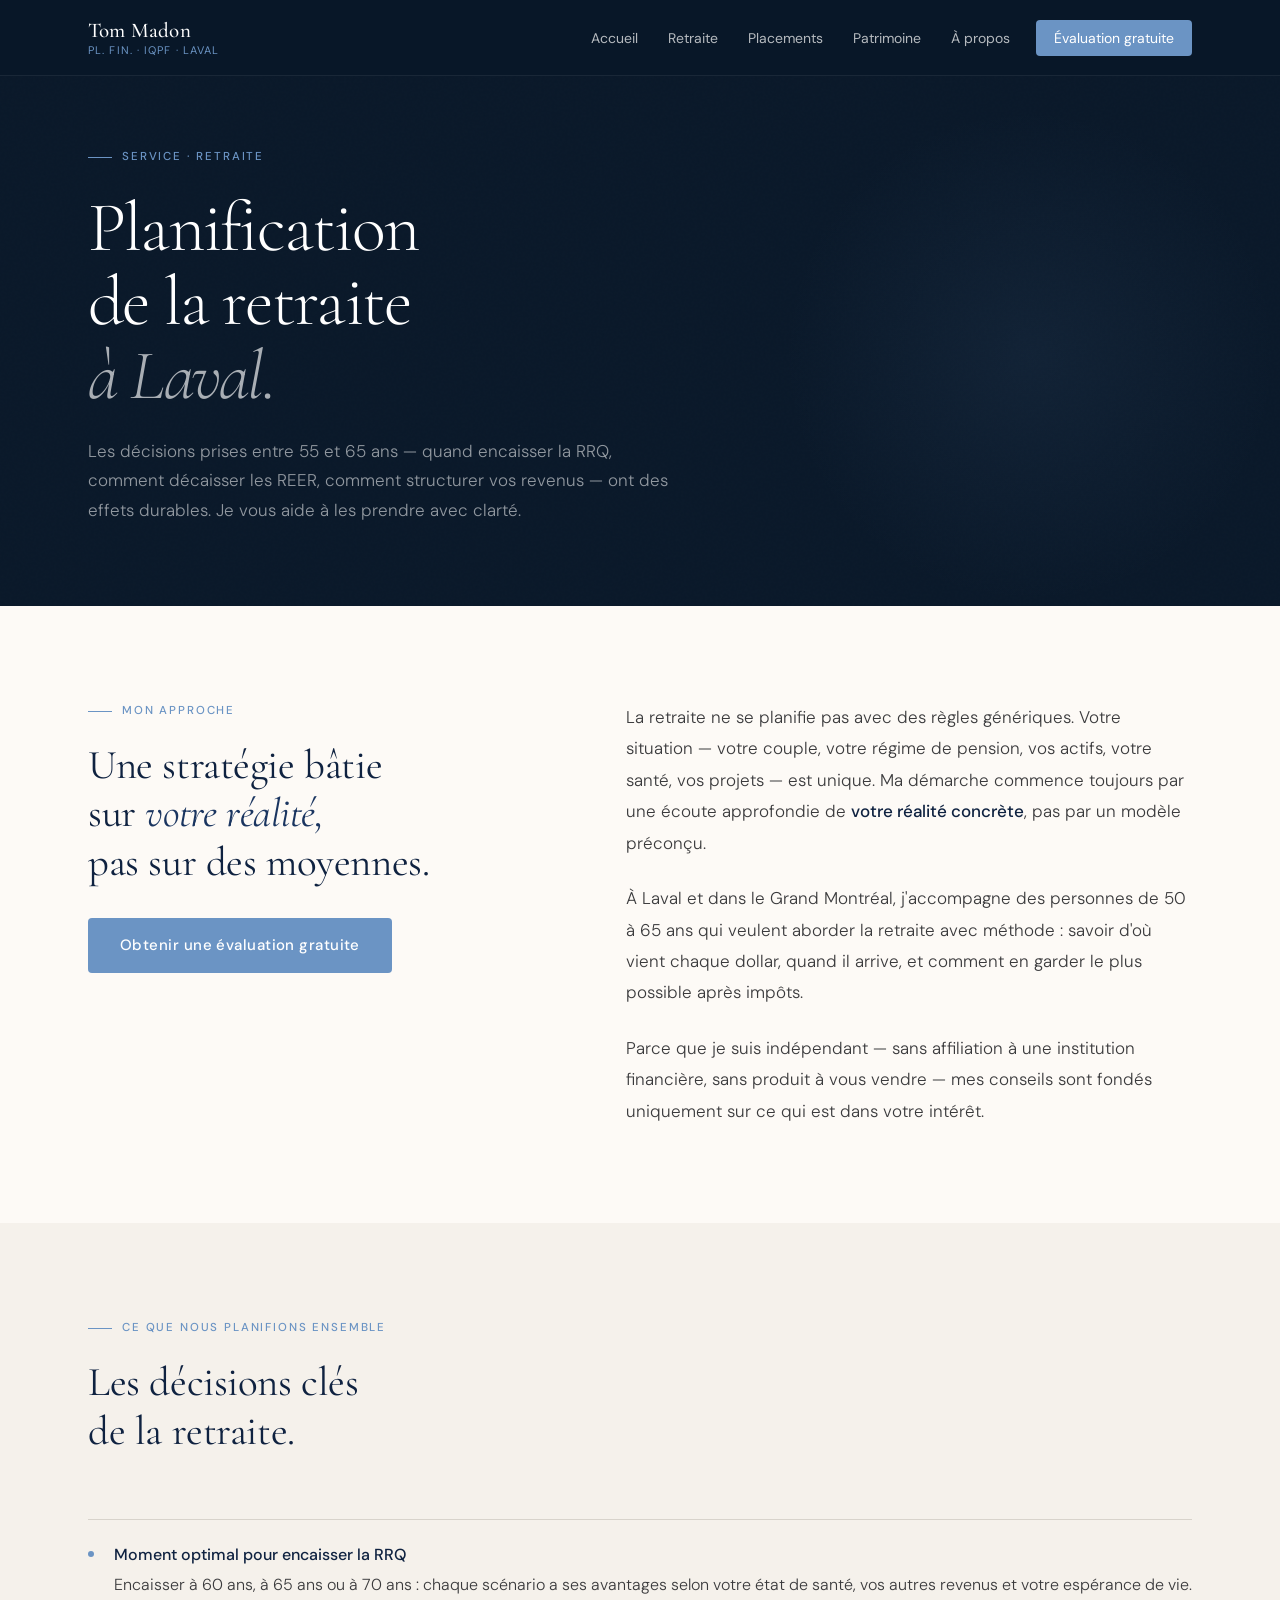
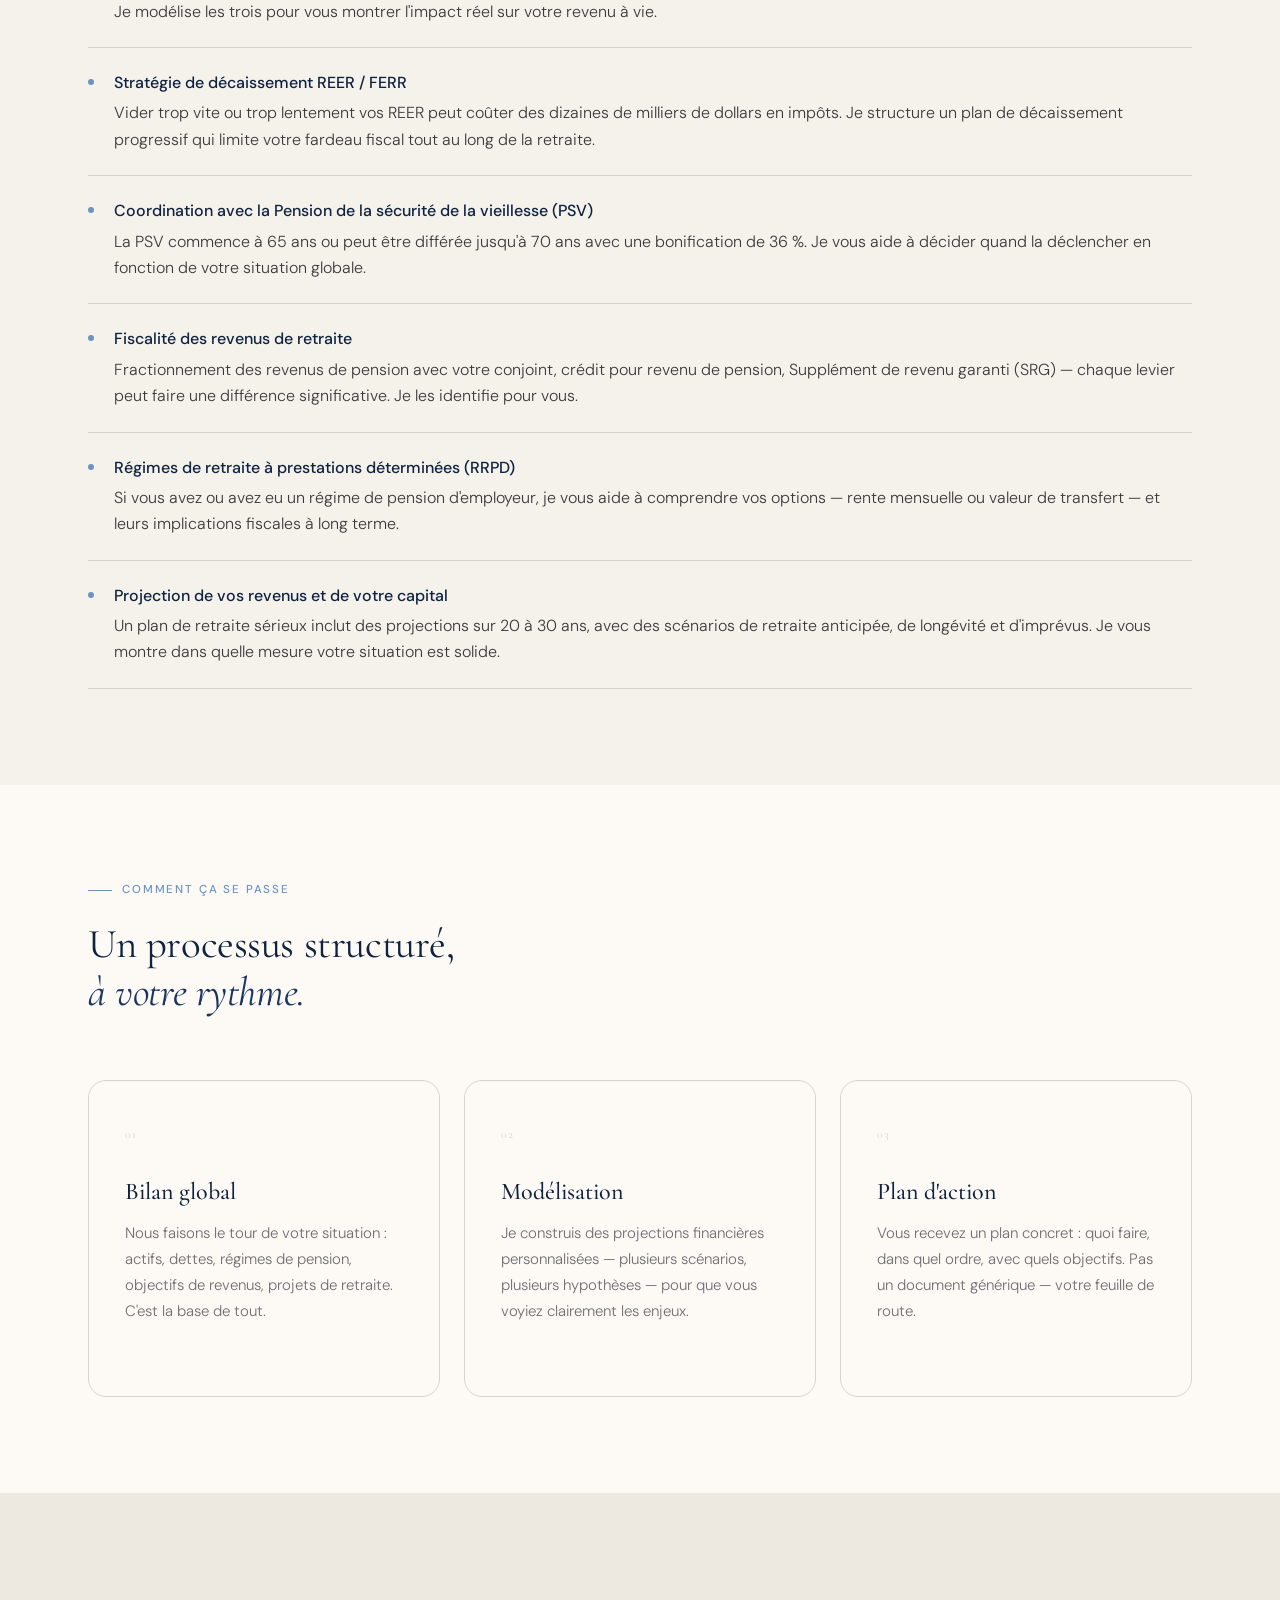
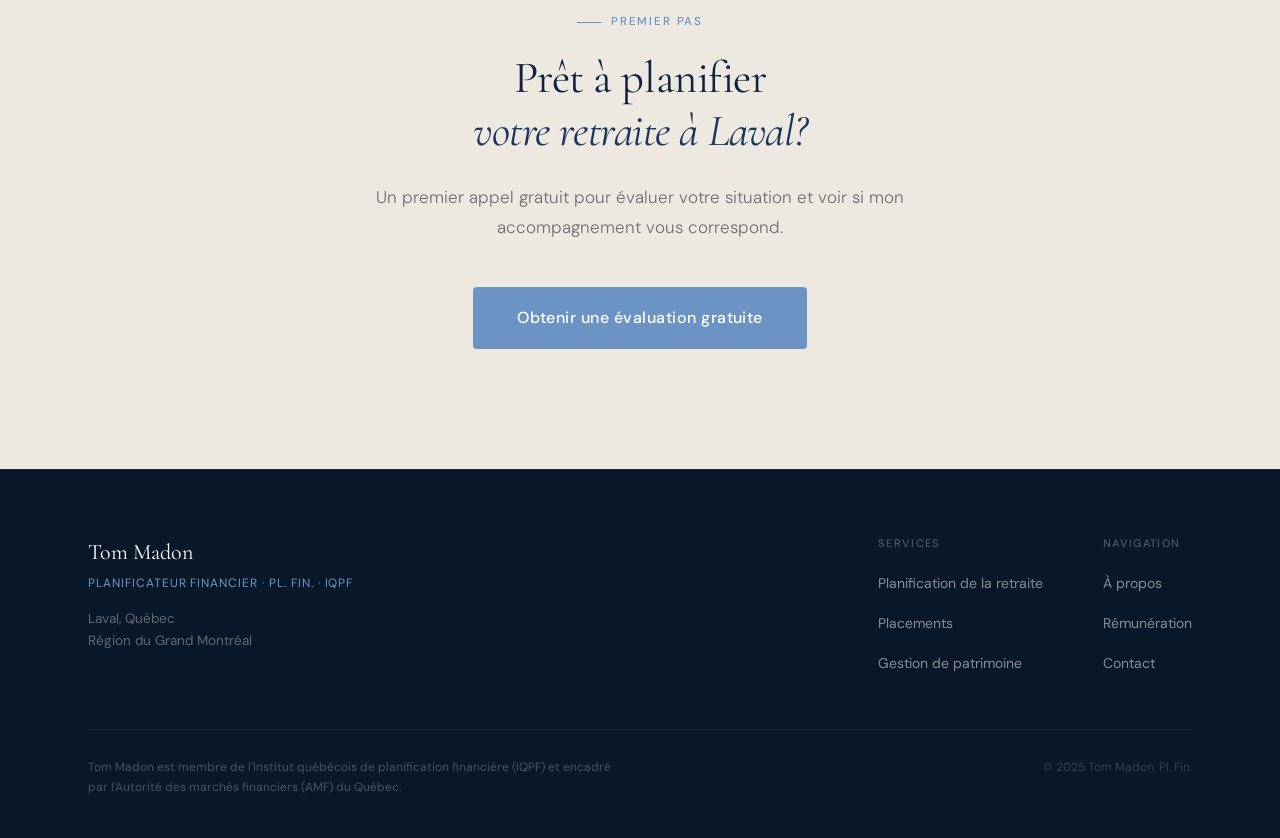
<file: retraite.html>
<!DOCTYPE html>
<html lang="fr-CA">
<head>
  <meta charset="UTF-8" />
  <meta name="viewport" content="width=device-width, initial-scale=1.0" />
  <title>Planification de la retraite à Laval — Tom Madon, Pl. Fin. | IQPF</title>
  <meta name="description" content="Planification de la retraite à Laval avec Tom Madon, Pl. Fin., IQPF. REER, FERR, RRQ, PSV, fiscalité des revenus — une stratégie personnalisée pour votre situation, sans conflit d'intérêts." />
  <meta name="robots" content="index, follow" />
  <link rel="preconnect" href="https://fonts.googleapis.com" />
  <link rel="preconnect" href="https://fonts.gstatic.com" crossorigin />
  <link href="https://fonts.googleapis.com/css2?family=Cormorant+Garamond:ital,wght@0,300;0,400;0,500;0,600;1,300;1,400;1,500&family=DM+Sans:wght@300;400;500&display=swap" rel="stylesheet" />
  <link rel="stylesheet" href="css/main.css" />
</head>
<body>

<!-- NAV -->
<header class="site-nav">
  <div class="nav-inner">
    <a href="index.html" class="nav-brand">
      <span class="nav-brand-name">Tom Madon</span>
      <span class="nav-brand-sub">Pl. Fin. · IQPF · Laval</span>
    </a>
    <nav>
      <ul class="nav-links">
        <li><a href="index.html">Accueil</a></li>
        <li><a href="retraite.html">Retraite</a></li>
        <li><a href="placements.html">Placements</a></li>
        <li><a href="patrimoine.html">Patrimoine</a></li>
        <li><a href="apropos.html">À propos</a></li>
        <li><a href="contact.html" class="nav-cta-link">Évaluation gratuite</a></li>
      </ul>
    </nav>
    <button class="nav-hamburger" aria-label="Menu"><span></span><span></span><span></span></button>
  </div>
</header>

<!-- PAGE HERO -->
<section class="page-hero">
  <div class="wrap page-hero-inner">
    <p class="page-hero-tag">Service · Retraite</p>
    <h1 class="page-hero-title">Planification<br>de la retraite<br><em>à Laval.</em></h1>
    <p class="page-hero-subtitle">
      Les décisions prises entre 55 et 65 ans — quand encaisser la RRQ,
      comment décaisser les REER, comment structurer vos revenus — ont
      des effets durables. Je vous aide à les prendre avec clarté.
    </p>
  </div>
</section>

<!-- INTRO -->
<section class="content-section">
  <div class="wrap">
    <div class="content-2col">
      <div class="content-2col-left">
        <p class="section-tag">Mon approche</p>
        <h2 class="section-heading">Une stratégie bâtie<br>sur <em>votre réalité,</em><br>pas sur des moyennes.</h2>
        <div style="margin-top: 32px;">
          <a href="contact.html" class="btn btn-cta">Obtenir une évaluation gratuite</a>
        </div>
      </div>
      <div class="content-2col-right">
        <div class="content-prose">
          <p>
            La retraite ne se planifie pas avec des règles génériques. Votre situation —
            votre couple, votre régime de pension, vos actifs, votre santé, vos projets —
            est unique. Ma démarche commence toujours par une écoute approfondie de
            <strong>votre réalité concrète</strong>, pas par un modèle préconçu.
          </p>
          <p>
            À Laval et dans le Grand Montréal, j'accompagne des personnes de 50 à 65 ans
            qui veulent aborder la retraite avec méthode : savoir d'où vient chaque dollar,
            quand il arrive, et comment en garder le plus possible après impôts.
          </p>
          <p>
            Parce que je suis indépendant — sans affiliation à une institution financière,
            sans produit à vous vendre — mes conseils sont fondés uniquement sur ce qui
            est dans votre intérêt.
          </p>
        </div>
      </div>
    </div>
  </div>
</section>

<!-- DOMAINES -->
<section class="content-section bg-sand">
  <div class="wrap">
    <div class="section-header">
      <p class="section-tag">Ce que nous planifions ensemble</p>
      <h2 class="section-heading">Les décisions clés<br>de la retraite.</h2>
    </div>

    <ul class="content-list">
      <li class="content-list-item">
        <span class="content-list-dot"></span>
        <div class="content-list-text">
          <strong>Moment optimal pour encaisser la RRQ</strong>
          Encaisser à 60 ans, à 65 ans ou à 70 ans : chaque scénario a ses avantages selon votre état de santé, vos autres revenus et votre espérance de vie. Je modélise les trois pour vous montrer l'impact réel sur votre revenu à vie.
        </div>
      </li>
      <li class="content-list-item">
        <span class="content-list-dot"></span>
        <div class="content-list-text">
          <strong>Stratégie de décaissement REER / FERR</strong>
          Vider trop vite ou trop lentement vos REER peut coûter des dizaines de milliers de dollars en impôts. Je structure un plan de décaissement progressif qui limite votre fardeau fiscal tout au long de la retraite.
        </div>
      </li>
      <li class="content-list-item">
        <span class="content-list-dot"></span>
        <div class="content-list-text">
          <strong>Coordination avec la Pension de la sécurité de la vieillesse (PSV)</strong>
          La PSV commence à 65 ans ou peut être différée jusqu'à 70 ans avec une bonification de 36 %. Je vous aide à décider quand la déclencher en fonction de votre situation globale.
        </div>
      </li>
      <li class="content-list-item">
        <span class="content-list-dot"></span>
        <div class="content-list-text">
          <strong>Fiscalité des revenus de retraite</strong>
          Fractionnement des revenus de pension avec votre conjoint, crédit pour revenu de pension, Supplément de revenu garanti (SRG) — chaque levier peut faire une différence significative. Je les identifie pour vous.
        </div>
      </li>
      <li class="content-list-item">
        <span class="content-list-dot"></span>
        <div class="content-list-text">
          <strong>Régimes de retraite à prestations déterminées (RRPD)</strong>
          Si vous avez ou avez eu un régime de pension d'employeur, je vous aide à comprendre vos options — rente mensuelle ou valeur de transfert — et leurs implications fiscales à long terme.
        </div>
      </li>
      <li class="content-list-item">
        <span class="content-list-dot"></span>
        <div class="content-list-text">
          <strong>Projection de vos revenus et de votre capital</strong>
          Un plan de retraite sérieux inclut des projections sur 20 à 30 ans, avec des scénarios de retraite anticipée, de longévité et d'imprévus. Je vous montre dans quelle mesure votre situation est solide.
        </div>
      </li>
    </ul>
  </div>
</section>

<!-- PROCESSUS -->
<section class="content-section">
  <div class="wrap">
    <div class="section-header">
      <p class="section-tag">Comment ça se passe</p>
      <h2 class="section-heading">Un processus structuré,<br><em>à votre rythme.</em></h2>
    </div>

    <div class="services-row">
      <div class="svc-card" style="cursor:default;">
        <div class="svc-num">01</div>
        <h3 class="svc-title">Bilan global</h3>
        <p class="svc-body">Nous faisons le tour de votre situation : actifs, dettes, régimes de pension, objectifs de revenus, projets de retraite. C'est la base de tout.</p>
      </div>
      <div class="svc-card" style="cursor:default;">
        <div class="svc-num">02</div>
        <h3 class="svc-title">Modélisation</h3>
        <p class="svc-body">Je construis des projections financières personnalisées — plusieurs scénarios, plusieurs hypothèses — pour que vous voyiez clairement les enjeux.</p>
      </div>
      <div class="svc-card" style="cursor:default;">
        <div class="svc-num">03</div>
        <h3 class="svc-title">Plan d'action</h3>
        <p class="svc-body">Vous recevez un plan concret : quoi faire, dans quel ordre, avec quels objectifs. Pas un document générique — votre feuille de route.</p>
      </div>
    </div>
  </div>
</section>

<!-- CTA -->
<section class="cta-section">
  <div class="cta-inner">
    <p class="section-tag" style="justify-content: center;">Premier pas</p>
    <h2 class="cta-heading">Prêt à planifier<br><em>votre retraite à Laval?</em></h2>
    <p class="cta-body">
      Un premier appel gratuit pour évaluer votre situation
      et voir si mon accompagnement vous correspond.
    </p>
    <a href="contact.html" class="btn btn-cta btn-cta-lg">Obtenir une évaluation gratuite</a>
  </div>
</section>

<!-- FOOTER -->
<footer class="site-footer">
  <div class="wrap">
    <div class="footer-inner">
      <div class="footer-brand">
        <p class="footer-name">Tom Madon</p>
        <p class="footer-sub">Planificateur financier · Pl. Fin. · IQPF</p>
        <p class="footer-loc">Laval, Québec<br>Région du Grand Montréal</p>
      </div>
      <div class="footer-nav-group">
        <h4>Services</h4>
        <ul>
          <li><a href="retraite.html">Planification de la retraite</a></li>
          <li><a href="placements.html">Placements</a></li>
          <li><a href="patrimoine.html">Gestion de patrimoine</a></li>
        </ul>
      </div>
      <div class="footer-nav-group">
        <h4>Navigation</h4>
        <ul>
          <li><a href="apropos.html">À propos</a></li>
          <li><a href="remuneration.html">Rémunération</a></li>
          <li><a href="contact.html">Contact</a></li>
        </ul>
      </div>
    </div>
    <div class="footer-legal-row">
      <p class="footer-amf">Tom Madon est membre de l'Institut québécois de planification financière (IQPF) et encadré par l'Autorité des marchés financiers (AMF) du Québec.</p>
      <p class="footer-copy">© 2025 Tom Madon, Pl. Fin.</p>
    </div>
  </div>
</footer>

<script>
const hamburger = document.querySelector('.nav-hamburger');
const navLinks = document.querySelector('.nav-links');
if (hamburger) hamburger.addEventListener('click', () => navLinks.classList.toggle('open'));
</script>

</body>
</html>
</file>
<file: css/main.css>
/* ══════════════════════════════════════════════════════
   TOM MADON — DESIGN SYSTEM
   Planificateur financier à Laval · Pl. Fin. · IQPF
══════════════════════════════════════════════════════ */

@import url('https://fonts.googleapis.com/css2?family=Cormorant+Garamond:ital,wght@0,300;0,400;0,500;0,600;1,300;1,400;1,500&family=DM+Sans:wght@300;400;500&display=swap');

:root {
  --navy:        #0F2240;
  --navy-dk:     #091829;
  --navy-md:     #1A3560;
  --accent:      #6B94C4;
  --accent-hov:  #5580AD;
  --sand:        #F5F1EB;
  --sand-dk:     #EDE8E0;
  --cream:       #FDFAF6;
  --txt:         #3A3A3C;
  --txt-mid:     #6E6E73;
  --border:      #D8D3CB;

  --serif:  'Cormorant Garamond', Georgia, serif;
  --sans:   'DM Sans', -apple-system, sans-serif;

  --r-sm: 4px;
  --r-md: 10px;
  --r-lg: 18px;
  --sh:   0 8px 32px rgba(9,24,41,0.12);

  --w: 1200px;
  --nh: 76px;
}

*, *::before, *::after { box-sizing: border-box; margin: 0; padding: 0; }
html { scroll-behavior: smooth; }
body {
  font-family: var(--sans);
  font-size: 18px;
  line-height: 1.65;
  color: var(--txt);
  background: var(--cream);
  -webkit-font-smoothing: antialiased;
}
img { display: block; max-width: 100%; }
a { text-decoration: none; color: inherit; }
ul, ol { list-style: none; }

.wrap {
  max-width: var(--w);
  margin: 0 auto;
  padding: 0 48px;
}

/* ══ BUTTONS ══════════════════════════════════════════ */
.btn {
  display: inline-flex;
  align-items: center;
  font-family: var(--sans);
  font-size: 15px;
  font-weight: 500;
  letter-spacing: 0.03em;
  padding: 15px 32px;
  border-radius: var(--r-sm);
  border: none;
  cursor: pointer;
  transition: all .2s;
  white-space: nowrap;
}
.btn-cta {
  background: var(--accent);
  color: #fff;
}
.btn-cta:hover {
  background: var(--accent-hov);
  transform: translateY(-1px);
  box-shadow: 0 4px 18px rgba(107,148,196,.35);
}
.btn-cta-lg {
  padding: 18px 44px;
  font-size: 16px;
}
.btn-outline {
  background: transparent;
  color: var(--navy);
  border: 1.5px solid var(--navy);
}
.btn-outline:hover {
  background: var(--navy);
  color: #fff;
}
.btn-outline-light {
  background: transparent;
  color: rgba(255,255,255,.85);
  border: 1.5px solid rgba(255,255,255,.3);
}
.btn-outline-light:hover {
  background: rgba(255,255,255,.10);
  border-color: rgba(255,255,255,.5);
}

/* ══ NAV ══════════════════════════════════════════════ */
.site-nav {
  position: fixed;
  inset: 0 0 auto 0;
  z-index: 200;
  height: var(--nh);
  background: rgba(9,24,41,0.97);
  backdrop-filter: blur(14px);
  border-bottom: 1px solid rgba(255,255,255,0.07);
}
.nav-inner {
  max-width: var(--w);
  margin: 0 auto;
  padding: 0 48px;
  height: 100%;
  display: flex;
  align-items: center;
  justify-content: space-between;
  gap: 24px;
}
.nav-brand {
  display: flex;
  flex-direction: column;
  line-height: 1.2;
}
.nav-brand-name {
  font-family: var(--serif);
  font-size: 21px;
  font-weight: 500;
  color: #fff;
  letter-spacing: .01em;
}
.nav-brand-sub {
  font-size: 11px;
  font-weight: 400;
  color: var(--accent);
  letter-spacing: .1em;
  text-transform: uppercase;
}
.nav-links {
  display: flex;
  align-items: center;
  gap: 2px;
}
.nav-links a {
  font-size: 14px;
  font-weight: 400;
  color: rgba(255,255,255,.7);
  padding: 8px 14px;
  border-radius: var(--r-sm);
  transition: color .15s, background .15s;
}
.nav-links a:hover {
  color: #fff;
  background: rgba(255,255,255,.07);
}
.nav-links .nav-cta-link {
  margin-left: 10px;
  background: var(--accent);
  color: #fff;
  padding: 9px 18px;
}
.nav-links .nav-cta-link:hover {
  background: var(--accent-hov);
}
.nav-hamburger {
  display: none;
  flex-direction: column;
  gap: 5px;
  background: none;
  border: none;
  cursor: pointer;
}
.nav-hamburger span {
  display: block;
  width: 22px;
  height: 1.5px;
  background: #fff;
}

/* Mobile nav open state */
.nav-links.open {
  display: flex;
  flex-direction: column;
  position: fixed;
  top: var(--nh);
  left: 0; right: 0;
  background: var(--navy-dk);
  padding: 20px 24px 32px;
  border-bottom: 1px solid rgba(255,255,255,.08);
  gap: 4px;
  align-items: flex-start;
}
.nav-links.open a {
  padding: 10px 12px;
  width: 100%;
}
.nav-links.open .nav-cta-link {
  margin-left: 0;
  margin-top: 8px;
  width: 100%;
  justify-content: center;
  display: inline-flex;
}

/* ══ HERO (homepage) ══════════════════════════════════ */
.hero {
  padding-top: var(--nh);
  background: var(--navy-dk);
  min-height: 100vh;
  display: flex;
  align-items: stretch;
  position: relative;
  overflow: hidden;
}
.hero::before {
  content: '';
  position: absolute;
  inset: 0;
  background-image: url("data:image/svg+xml,%3Csvg viewBox='0 0 256 256' xmlns='http://www.w3.org/2000/svg'%3E%3Cfilter id='noise'%3E%3CfeTurbulence type='fractalNoise' baseFrequency='0.9' numOctaves='4' stitchTiles='stitch'/%3E%3C/filter%3E%3Crect width='100%25' height='100%25' filter='url(%23noise)' opacity='0.04'/%3E%3C/svg%3E");
  opacity: .5;
  pointer-events: none;
}
.hero::after {
  content: '';
  position: absolute;
  top: 0; right: 0;
  width: 46%;
  height: 100%;
  background: linear-gradient(160deg, #122a50 0%, #0d1f3c 100%);
  clip-path: polygon(8% 0%, 100% 0%, 100% 100%, 0% 100%);
  pointer-events: none;
}
.hero-inner {
  max-width: var(--w);
  margin: 0 auto;
  padding: 0 48px;
  display: flex;
  align-items: center;
  gap: 0;
  position: relative;
  z-index: 1;
  width: 100%;
}
.hero-text {
  flex: 0 0 54%;
  padding: 100px 64px 100px 0;
}
.hero-eyebrow {
  display: inline-flex;
  align-items: center;
  gap: 10px;
  font-size: 11.5px;
  font-weight: 500;
  letter-spacing: .16em;
  text-transform: uppercase;
  color: var(--accent);
  margin-bottom: 32px;
}
.hero-eyebrow::before {
  content: '';
  display: block;
  width: 28px;
  height: 1px;
  background: var(--accent);
}
.hero-name {
  font-family: var(--serif);
  font-size: clamp(68px, 7vw, 108px);
  font-weight: 300;
  color: #fff;
  line-height: 1.0;
  letter-spacing: -.02em;
  margin-bottom: 12px;
}
.hero-title {
  font-family: var(--serif);
  font-size: clamp(20px, 2.2vw, 28px);
  font-weight: 400;
  font-style: italic;
  color: rgba(255,255,255,.55);
  line-height: 1.35;
  margin-bottom: 36px;
}
.hero-divider {
  width: 48px;
  height: 1px;
  background: rgba(107,148,196,.5);
  margin-bottom: 32px;
}
.hero-desc {
  font-size: 17px;
  font-weight: 300;
  color: rgba(255,255,255,.62);
  line-height: 1.80;
  max-width: 480px;
  margin-bottom: 48px;
}
.hero-desc strong {
  color: rgba(255,255,255,.88);
  font-weight: 400;
}
.hero-portrait {
  flex: 0 0 46%;
  display: flex;
  align-items: flex-end;
  justify-content: center;
  padding-top: 80px;
  position: relative;
}
.portrait-frame {
  width: 380px;
  height: 500px;
  border-radius: var(--r-lg) var(--r-lg) 0 0;
  overflow: hidden;
  position: relative;
}
.portrait-placeholder {
  width: 100%;
  height: 100%;
  background: linear-gradient(175deg, rgba(107,148,196,.20) 0%, rgba(26,53,96,.5) 60%, rgba(9,24,41,.8) 100%);
  display: flex;
  flex-direction: column;
  align-items: center;
  justify-content: center;
  border: 1px solid rgba(107,148,196,.20);
  border-radius: var(--r-lg) var(--r-lg) 0 0;
}
.portrait-icon {
  width: 80px;
  height: 80px;
  border-radius: 50%;
  border: 1.5px solid rgba(107,148,196,.4);
  display: flex;
  align-items: center;
  justify-content: center;
  margin-bottom: 16px;
}
.portrait-icon svg {
  width: 36px;
  height: 36px;
  color: rgba(107,148,196,.6);
}
.portrait-label {
  font-size: 12px;
  color: rgba(255,255,255,.30);
  letter-spacing: .08em;
  text-transform: uppercase;
}
.portrait-badge {
  position: absolute;
  bottom: 24px;
  left: -24px;
  background: var(--cream);
  border: 1px solid var(--border);
  border-radius: var(--r-md);
  padding: 16px 20px;
  box-shadow: var(--sh);
  min-width: 200px;
}
.badge-label {
  font-size: 11px;
  font-weight: 500;
  color: var(--txt-mid);
  letter-spacing: .08em;
  text-transform: uppercase;
  margin-bottom: 4px;
}
.badge-value {
  font-family: var(--serif);
  font-size: 17px;
  font-weight: 500;
  color: var(--navy);
}

/* ══ PAGE HERO (interior pages) ══════════════════════ */
.page-hero {
  background: var(--navy-dk);
  padding: calc(var(--nh) + 72px) 0 80px;
  position: relative;
  overflow: hidden;
}
.page-hero::before {
  content: '';
  position: absolute;
  inset: 0;
  background-image: url("data:image/svg+xml,%3Csvg viewBox='0 0 256 256' xmlns='http://www.w3.org/2000/svg'%3E%3Cfilter id='noise'%3E%3CfeTurbulence type='fractalNoise' baseFrequency='0.9' numOctaves='4' stitchTiles='stitch'/%3E%3C/filter%3E%3Crect width='100%25' height='100%25' filter='url(%23noise)' opacity='0.04'/%3E%3C/svg%3E");
  opacity: .4;
  pointer-events: none;
}
.page-hero::after {
  content: '';
  position: absolute;
  bottom: 0; right: 0;
  width: 500px;
  height: 500px;
  border-radius: 50%;
  background: radial-gradient(circle, rgba(107,148,196,.08) 0%, transparent 70%);
  pointer-events: none;
}
.page-hero-inner {
  position: relative;
  z-index: 1;
}
.page-hero-tag {
  font-size: 11.5px;
  font-weight: 500;
  letter-spacing: .16em;
  text-transform: uppercase;
  color: var(--accent);
  margin-bottom: 24px;
  display: flex;
  align-items: center;
  gap: 10px;
}
.page-hero-tag::before {
  content: '';
  width: 24px;
  height: 1px;
  background: var(--accent);
}
.page-hero-title {
  font-family: var(--serif);
  font-size: clamp(44px, 5.5vw, 80px);
  font-weight: 300;
  color: #fff;
  line-height: 1.05;
  letter-spacing: -.025em;
  margin-bottom: 24px;
  max-width: 800px;
}
.page-hero-title em {
  font-style: italic;
  color: rgba(255,255,255,.65);
}
.page-hero-subtitle {
  font-size: 17px;
  font-weight: 300;
  color: rgba(255,255,255,.55);
  line-height: 1.75;
  max-width: 580px;
}

/* ══ CREDENTIAL STRIP ════════════════════════════════ */
.cred-strip {
  background: var(--sand);
  border-top: 1px solid var(--border);
  border-bottom: 1px solid var(--border);
  padding: 28px 0;
}
.cred-inner {
  display: flex;
  align-items: center;
  justify-content: center;
  gap: 0;
  flex-wrap: wrap;
}
.cred-item {
  display: flex;
  align-items: center;
  gap: 12px;
  padding: 10px 44px;
  border-right: 1px solid var(--border);
}
.cred-item:last-child { border-right: none; }
.cred-dot {
  width: 6px;
  height: 6px;
  border-radius: 50%;
  background: var(--accent);
  flex-shrink: 0;
}
.cred-text {
  font-size: 13.5px;
  color: var(--txt-mid);
  line-height: 1.4;
}
.cred-text strong {
  display: block;
  color: var(--navy);
  font-weight: 500;
  font-size: 14px;
}

/* ══ SECTION TYPOGRAPHY ══════════════════════════════ */
.section-tag {
  font-size: 11.5px;
  font-weight: 500;
  letter-spacing: .16em;
  text-transform: uppercase;
  color: var(--accent);
  margin-bottom: 20px;
  display: flex;
  align-items: center;
  gap: 10px;
}
.section-tag::before {
  content: '';
  width: 24px;
  height: 1px;
  background: var(--accent);
}
.section-heading {
  font-family: var(--serif);
  font-size: clamp(32px, 3.2vw, 48px);
  font-weight: 400;
  color: var(--navy);
  line-height: 1.18;
  letter-spacing: -.01em;
  margin-top: 16px;
}
.section-heading em { font-style: italic; color: var(--navy-md); }
.section-header { margin-bottom: 64px; }

/* ══ INTRO / LAVAL SEO SECTION ═══════════════════════ */
.intro-section {
  padding: 112px 0;
  background: var(--cream);
}
.intro-grid {
  display: flex;
  gap: 100px;
  align-items: flex-start;
}
.intro-left { flex: 0 0 44%; }
.intro-right {
  flex: 1 1 auto;
  padding-top: 8px;
}
.intro-heading {
  font-family: var(--serif);
  font-size: clamp(34px, 3.4vw, 52px);
  font-weight: 400;
  color: var(--navy);
  line-height: 1.18;
  letter-spacing: -.01em;
}
.intro-heading em {
  font-style: italic;
  color: var(--navy-md);
}
.intro-body {
  font-size: 17px;
  font-weight: 300;
  color: var(--txt);
  line-height: 1.85;
  margin-bottom: 20px;
}
.intro-body + .intro-body { margin-bottom: 36px; }
.intro-pillars {
  margin-top: 48px;
  display: flex;
  flex-direction: column;
  gap: 0;
}
.pillar {
  display: flex;
  align-items: flex-start;
  gap: 20px;
  padding: 24px 0;
  border-bottom: 1px solid var(--border);
}
.pillar:first-child { border-top: 1px solid var(--border); }
.pillar-num {
  font-family: var(--serif);
  font-size: 13px;
  color: var(--accent);
  font-weight: 400;
  flex-shrink: 0;
  padding-top: 2px;
  width: 24px;
}
.pillar-text strong {
  display: block;
  font-size: 16px;
  font-weight: 500;
  color: var(--navy);
  margin-bottom: 4px;
}
.pillar-text p {
  font-size: 15px;
  font-weight: 300;
  color: var(--txt-mid);
  line-height: 1.6;
}

/* ══ SERVICES ════════════════════════════════════════ */
.services-section {
  background: var(--sand);
  padding: 100px 0;
}
.services-row {
  display: flex;
  gap: 24px;
}
.svc-card {
  flex: 1 1 0;
  background: var(--cream);
  border: 1px solid var(--border);
  border-radius: var(--r-lg);
  padding: 44px 36px;
  display: flex;
  flex-direction: column;
  transition: transform .25s, box-shadow .25s, border-color .25s;
  position: relative;
  overflow: hidden;
  cursor: pointer;
}
.svc-card::after {
  content: '';
  position: absolute;
  bottom: 0; left: 0; right: 0;
  height: 3px;
  background: linear-gradient(90deg, var(--accent), var(--navy-md));
  transform: scaleX(0);
  transform-origin: left;
  transition: transform .3s ease;
}
.svc-card:hover {
  transform: translateY(-5px);
  box-shadow: var(--sh);
  border-color: rgba(107,148,196,.3);
}
.svc-card:hover::after { transform: scaleX(1); }
.svc-num {
  font-family: var(--serif);
  font-size: 12px;
  color: var(--border);
  font-weight: 400;
  letter-spacing: .06em;
  margin-bottom: 32px;
}
.svc-icon {
  width: 40px;
  height: 40px;
  color: var(--accent);
  margin-bottom: 24px;
}
.svc-icon svg { width: 100%; height: 100%; }
.svc-title {
  font-family: var(--serif);
  font-size: 24px;
  font-weight: 500;
  color: var(--navy);
  line-height: 1.25;
  margin-bottom: 14px;
}
.svc-body {
  font-size: 15px;
  font-weight: 300;
  color: var(--txt-mid);
  line-height: 1.72;
  flex: 1;
  margin-bottom: 28px;
}
.svc-link {
  font-size: 13.5px;
  font-weight: 500;
  color: var(--accent);
  display: flex;
  align-items: center;
  gap: 6px;
  transition: gap .2s;
}
.svc-card:hover .svc-link { gap: 10px; }

/* ══ CONTENT BODY (interior pages) ══════════════════ */
.content-section {
  padding: 96px 0;
  background: var(--cream);
}
.content-section.bg-sand { background: var(--sand); }
.content-section.bg-sand-dk { background: var(--sand-dk); }

.content-2col {
  display: flex;
  gap: 96px;
  align-items: flex-start;
}
.content-2col-left {
  flex: 0 0 40%;
  position: sticky;
  top: calc(var(--nh) + 32px);
}
.content-2col-right { flex: 1 1 auto; }

.content-prose p {
  font-size: 17px;
  font-weight: 300;
  color: var(--txt);
  line-height: 1.85;
  margin-bottom: 24px;
}
.content-prose p:last-child { margin-bottom: 0; }
.content-prose strong { font-weight: 500; color: var(--navy); }

.content-list {
  margin: 0;
  padding: 0;
  display: flex;
  flex-direction: column;
  gap: 0;
}
.content-list-item {
  display: flex;
  gap: 20px;
  align-items: flex-start;
  padding: 22px 0;
  border-bottom: 1px solid var(--border);
}
.content-list-item:first-child { border-top: 1px solid var(--border); }
.content-list-dot {
  width: 6px;
  height: 6px;
  border-radius: 50%;
  background: var(--accent);
  flex-shrink: 0;
  margin-top: 9px;
}
.content-list-text {
  font-size: 16px;
  font-weight: 300;
  color: var(--txt);
  line-height: 1.65;
}
.content-list-text strong {
  display: block;
  font-size: 16px;
  font-weight: 500;
  color: var(--navy);
  margin-bottom: 4px;
}

/* ══ ACCORDION / FAQ ══════════════════════════════════ */
.faq-list {
  display: flex;
  flex-direction: column;
  gap: 0;
}
.faq-item {
  border-bottom: 1px solid var(--border);
}
.faq-item:first-child { border-top: 1px solid var(--border); }
.faq-q {
  width: 100%;
  background: none;
  border: none;
  cursor: pointer;
  text-align: left;
  display: flex;
  align-items: center;
  justify-content: space-between;
  gap: 20px;
  padding: 22px 0;
  font-family: var(--serif);
  font-size: 20px;
  font-weight: 500;
  color: var(--navy);
  line-height: 1.3;
}
.faq-q .faq-icon {
  flex-shrink: 0;
  width: 22px;
  height: 22px;
  border-radius: 50%;
  border: 1.5px solid var(--border);
  display: flex;
  align-items: center;
  justify-content: center;
  transition: transform .25s, background .2s, border-color .2s;
  font-size: 14px;
  color: var(--txt-mid);
}
.faq-item.open .faq-icon {
  transform: rotate(45deg);
  background: var(--accent);
  border-color: var(--accent);
  color: #fff;
}
.faq-a {
  font-size: 16px;
  font-weight: 300;
  color: var(--txt-mid);
  line-height: 1.78;
  padding: 0 0 24px;
  display: none;
}
.faq-item.open .faq-a { display: block; }

/* ══ REMUNERATION ════════════════════════════════════ */
.remu-section {
  padding: 100px 0;
  background: var(--navy);
  position: relative;
  overflow: hidden;
}
.remu-section::before {
  content: '';
  position: absolute;
  top: -120px; right: -80px;
  width: 600px;
  height: 600px;
  border-radius: 50%;
  background: radial-gradient(circle, rgba(107,148,196,.10) 0%, transparent 70%);
  pointer-events: none;
}
.remu-section .section-tag { color: rgba(107,148,196,.9); }
.remu-section .section-tag::before { background: rgba(107,148,196,.9); }
.remu-section .section-heading { color: #fff; }
.remu-grid {
  display: flex;
  gap: 28px;
  margin-top: 56px;
}
.remu-card {
  flex: 1 1 0;
  background: rgba(255,255,255,.05);
  border: 1px solid rgba(255,255,255,.10);
  border-radius: var(--r-lg);
  padding: 44px 40px;
}
.remu-card-icon {
  width: 36px;
  height: 36px;
  border-radius: 50%;
  border: 1px solid rgba(107,148,196,.35);
  display: flex;
  align-items: center;
  justify-content: center;
  margin-bottom: 24px;
}
.remu-card-icon svg { width: 16px; height: 16px; color: var(--accent); }
.remu-card h3 {
  font-family: var(--serif);
  font-size: 24px;
  font-weight: 500;
  color: #fff;
  margin-bottom: 16px;
}
.remu-card p {
  font-size: 15.5px;
  font-weight: 300;
  color: rgba(255,255,255,.58);
  line-height: 1.78;
  margin-bottom: 28px;
}
.remu-link {
  font-size: 13.5px;
  font-weight: 500;
  color: var(--accent);
}
.remu-note {
  margin-top: 44px;
  padding: 28px 36px;
  background: rgba(255,255,255,.04);
  border-left: 3px solid rgba(107,148,196,.4);
  border-radius: 0 var(--r-sm) var(--r-sm) 0;
}
.remu-note p {
  font-size: 15px;
  font-weight: 300;
  color: rgba(255,255,255,.50);
  line-height: 1.72;
}

/* ══ CTA FINALE ══════════════════════════════════════ */
.cta-section {
  padding: 120px 0;
  background: var(--sand-dk);
  text-align: center;
}
.cta-inner {
  max-width: 640px;
  margin: 0 auto;
}
.cta-heading {
  font-family: var(--serif);
  font-size: clamp(34px, 3.5vw, 54px);
  font-weight: 400;
  color: var(--navy);
  line-height: 1.18;
  letter-spacing: -.01em;
  margin-top: 16px;
  margin-bottom: 24px;
}
.cta-heading em { font-style: italic; color: var(--navy-md); }
.cta-body {
  font-size: 17px;
  font-weight: 300;
  color: var(--txt-mid);
  line-height: 1.78;
  margin-bottom: 44px;
}

/* ══ CONTACT FORM ════════════════════════════════════ */
.contact-section {
  padding: 96px 0;
  background: var(--cream);
}
.contact-grid {
  display: flex;
  gap: 80px;
  align-items: flex-start;
}
.contact-info { flex: 0 0 38%; }
.contact-form-wrap { flex: 1 1 auto; }

.contact-info-title {
  font-family: var(--serif);
  font-size: clamp(26px, 2.8vw, 38px);
  font-weight: 400;
  color: var(--navy);
  line-height: 1.25;
  margin-top: 16px;
  margin-bottom: 24px;
}
.contact-info-body {
  font-size: 16px;
  font-weight: 300;
  color: var(--txt-mid);
  line-height: 1.8;
  margin-bottom: 40px;
}
.contact-detail {
  display: flex;
  flex-direction: column;
  gap: 20px;
}
.contact-detail-item {
  display: flex;
  align-items: flex-start;
  gap: 14px;
}
.contact-detail-icon {
  width: 38px;
  height: 38px;
  border-radius: var(--r-sm);
  background: var(--sand);
  border: 1px solid var(--border);
  display: flex;
  align-items: center;
  justify-content: center;
  flex-shrink: 0;
}
.contact-detail-icon svg { width: 16px; height: 16px; color: var(--navy); }
.contact-detail-label {
  font-size: 12px;
  font-weight: 500;
  color: var(--txt-mid);
  letter-spacing: .06em;
  text-transform: uppercase;
  margin-bottom: 2px;
}
.contact-detail-value {
  font-size: 15px;
  color: var(--navy);
  font-weight: 400;
}

.form-card {
  background: #fff;
  border: 1px solid var(--border);
  border-radius: var(--r-lg);
  padding: 52px 48px;
  box-shadow: 0 4px 24px rgba(9,24,41,0.06);
}
.form-title {
  font-family: var(--serif);
  font-size: 28px;
  font-weight: 500;
  color: var(--navy);
  margin-bottom: 8px;
}
.form-subtitle {
  font-size: 14px;
  color: var(--txt-mid);
  margin-bottom: 36px;
  line-height: 1.6;
}
.form-row {
  display: flex;
  gap: 20px;
  margin-bottom: 20px;
}
.form-field {
  display: flex;
  flex-direction: column;
  gap: 7px;
  flex: 1;
  margin-bottom: 20px;
}
.form-row .form-field { margin-bottom: 0; }
.form-label {
  font-size: 12.5px;
  font-weight: 500;
  color: var(--navy);
  letter-spacing: .04em;
}
.form-input,
.form-select,
.form-textarea {
  font-family: var(--sans);
  font-size: 15px;
  font-weight: 300;
  color: var(--txt);
  background: var(--cream);
  border: 1.5px solid var(--border);
  border-radius: var(--r-sm);
  padding: 13px 16px;
  transition: border-color .2s, box-shadow .2s;
  outline: none;
  width: 100%;
}
.form-input:focus,
.form-select:focus,
.form-textarea:focus {
  border-color: var(--accent);
  box-shadow: 0 0 0 3px rgba(107,148,196,.15);
}
.form-textarea {
  resize: vertical;
  min-height: 120px;
  line-height: 1.65;
}
.form-select { appearance: none; }
.form-note {
  font-size: 12px;
  color: var(--txt-mid);
  line-height: 1.6;
  margin-top: 16px;
  margin-bottom: 28px;
}
.form-submit {
  display: inline-flex;
  align-items: center;
  justify-content: center;
  width: 100%;
  font-family: var(--sans);
  font-size: 16px;
  font-weight: 500;
  letter-spacing: .03em;
  padding: 18px 32px;
  border-radius: var(--r-sm);
  border: none;
  cursor: pointer;
  background: var(--accent);
  color: #fff;
  transition: all .2s;
}
.form-submit:hover {
  background: var(--accent-hov);
  transform: translateY(-1px);
  box-shadow: 0 4px 18px rgba(107,148,196,.35);
}

/* ══ ABOUT PAGE ══════════════════════════════════════ */
.about-bio-grid {
  display: flex;
  gap: 80px;
  align-items: flex-start;
}
.about-portrait-col {
  flex: 0 0 340px;
}
.about-portrait-frame {
  width: 100%;
  aspect-ratio: 3/4;
  border-radius: var(--r-lg);
  overflow: hidden;
  background: linear-gradient(175deg, rgba(107,148,196,.15) 0%, rgba(26,53,96,.4) 60%, rgba(9,24,41,.7) 100%);
  border: 1px solid rgba(107,148,196,.15);
  display: flex;
  flex-direction: column;
  align-items: center;
  justify-content: center;
  margin-bottom: 20px;
}
.about-portrait-icon {
  width: 72px;
  height: 72px;
  border-radius: 50%;
  border: 1.5px solid rgba(107,148,196,.4);
  display: flex;
  align-items: center;
  justify-content: center;
  margin-bottom: 14px;
}
.about-portrait-icon svg { width: 32px; height: 32px; color: rgba(107,148,196,.6); }
.about-portrait-label {
  font-size: 11px;
  color: rgba(255,255,255,.30);
  letter-spacing: .08em;
  text-transform: uppercase;
}
.about-credentials-card {
  background: var(--sand);
  border: 1px solid var(--border);
  border-radius: var(--r-md);
  padding: 24px 24px;
  display: flex;
  flex-direction: column;
  gap: 16px;
}
.credential-row {
  display: flex;
  align-items: center;
  gap: 12px;
}
.credential-dot {
  width: 6px;
  height: 6px;
  border-radius: 50%;
  background: var(--accent);
  flex-shrink: 0;
}
.credential-text {
  font-size: 14px;
  color: var(--txt);
  line-height: 1.4;
}
.credential-text strong { font-weight: 500; color: var(--navy); display: block; }
.about-text-col { flex: 1 1 auto; }
.about-name {
  font-family: var(--serif);
  font-size: clamp(38px, 4vw, 60px);
  font-weight: 300;
  color: var(--navy);
  line-height: 1.05;
  letter-spacing: -.02em;
  margin-bottom: 8px;
}
.about-sub {
  font-family: var(--serif);
  font-size: 19px;
  font-style: italic;
  color: var(--txt-mid);
  margin-bottom: 36px;
}
.about-divider {
  width: 40px;
  height: 1px;
  background: var(--accent);
  margin-bottom: 32px;
}
.about-lead {
  font-size: 19px;
  font-weight: 300;
  color: var(--txt);
  line-height: 1.78;
  margin-bottom: 24px;
}
.about-body {
  font-size: 16.5px;
  font-weight: 300;
  color: var(--txt-mid);
  line-height: 1.85;
  margin-bottom: 20px;
}

/* Values grid */
.values-grid {
  display: flex;
  flex-wrap: wrap;
  gap: 20px;
  margin-top: 56px;
}
.value-card {
  flex: 1 1 calc(50% - 10px);
  background: var(--cream);
  border: 1px solid var(--border);
  border-radius: var(--r-md);
  padding: 32px 28px;
}
.value-num {
  font-family: var(--serif);
  font-size: 12px;
  color: var(--accent);
  letter-spacing: .06em;
  margin-bottom: 12px;
}
.value-title {
  font-family: var(--serif);
  font-size: 20px;
  font-weight: 500;
  color: var(--navy);
  margin-bottom: 10px;
}
.value-body {
  font-size: 14.5px;
  font-weight: 300;
  color: var(--txt-mid);
  line-height: 1.7;
}

/* ══ FOOTER ══════════════════════════════════════════ */
.site-footer {
  background: var(--navy-dk);
  padding: 64px 0 40px;
  border-top: 1px solid rgba(255,255,255,.06);
}
.footer-inner {
  display: flex;
  gap: 60px;
  align-items: flex-start;
  margin-bottom: 52px;
}
.footer-brand { flex: 1 1 auto; }
.footer-name {
  font-family: var(--serif);
  font-size: 22px;
  font-weight: 400;
  color: #fff;
  margin-bottom: 4px;
}
.footer-sub {
  font-size: 12px;
  color: var(--accent);
  letter-spacing: .08em;
  text-transform: uppercase;
  margin-bottom: 14px;
}
.footer-loc {
  font-size: 13.5px;
  color: rgba(255,255,255,.35);
  line-height: 1.6;
}
.footer-nav-group { flex: 0 0 auto; }
.footer-nav-group h4 {
  font-size: 11px;
  font-weight: 500;
  letter-spacing: .12em;
  text-transform: uppercase;
  color: rgba(255,255,255,.28);
  margin-bottom: 16px;
}
.footer-nav-group ul {
  display: flex;
  flex-direction: column;
  gap: 10px;
}
.footer-nav-group a {
  font-size: 14px;
  color: rgba(255,255,255,.50);
  transition: color .15s;
}
.footer-nav-group a:hover { color: #fff; }
.footer-legal-row {
  border-top: 1px solid rgba(255,255,255,.07);
  padding-top: 28px;
  display: flex;
  justify-content: space-between;
  align-items: flex-start;
  gap: 40px;
  flex-wrap: wrap;
}
.footer-amf {
  font-size: 12px;
  color: rgba(255,255,255,.25);
  line-height: 1.65;
  max-width: 540px;
}
.footer-copy {
  font-size: 12px;
  color: rgba(255,255,255,.18);
  white-space: nowrap;
}

/* ══ RESPONSIVE ══════════════════════════════════════ */
@media (max-width: 1024px) {
  .hero-inner { flex-direction: column; }
  .hero-text { flex: none; width: 100%; padding: 80px 0 60px; }
  .hero-portrait { display: none; }
  .intro-grid { flex-direction: column; gap: 48px; }
  .intro-left { flex: none; width: 100%; }
  .services-row { flex-direction: column; }
  .svc-card { flex: none; }
  .remu-grid { flex-direction: column; }
  .remu-card { flex: none; }
  .footer-inner { flex-direction: column; gap: 40px; }
  .cred-item { padding: 10px 28px; }
  .contact-grid { flex-direction: column; gap: 48px; }
  .contact-info { flex: none; width: 100%; }
  .about-bio-grid { flex-direction: column; gap: 48px; }
  .about-portrait-col { flex: none; width: 100%; max-width: 340px; }
  .content-2col { flex-direction: column; gap: 48px; }
  .content-2col-left { position: static; flex: none; width: 100%; }
  .values-grid { flex-direction: column; }
  .value-card { flex: none; width: 100%; }
}
@media (max-width: 768px) {
  :root { --nh: 68px; }
  .wrap { padding: 0 24px; }
  .nav-inner { padding: 0 24px; }
  .nav-links { display: none; }
  .nav-hamburger { display: flex; }
  .hero-inner { padding: 0 24px; }
  .hero-name { font-size: 56px; }
  .cred-inner { flex-direction: column; align-items: flex-start; }
  .cred-item { border-right: none; border-bottom: 1px solid var(--border); width: 100%; padding: 14px 24px; }
  .cred-item:last-child { border-bottom: none; }
  .form-card { padding: 32px 24px; }
  .form-row { flex-direction: column; }
  .intro-section { padding: 72px 0; }
  .services-section { padding: 72px 0; }
  .remu-section { padding: 72px 0; }
  .cta-section { padding: 80px 0; }
  .contact-section { padding: 64px 0; }
  .content-section { padding: 64px 0; }
}
</file>
